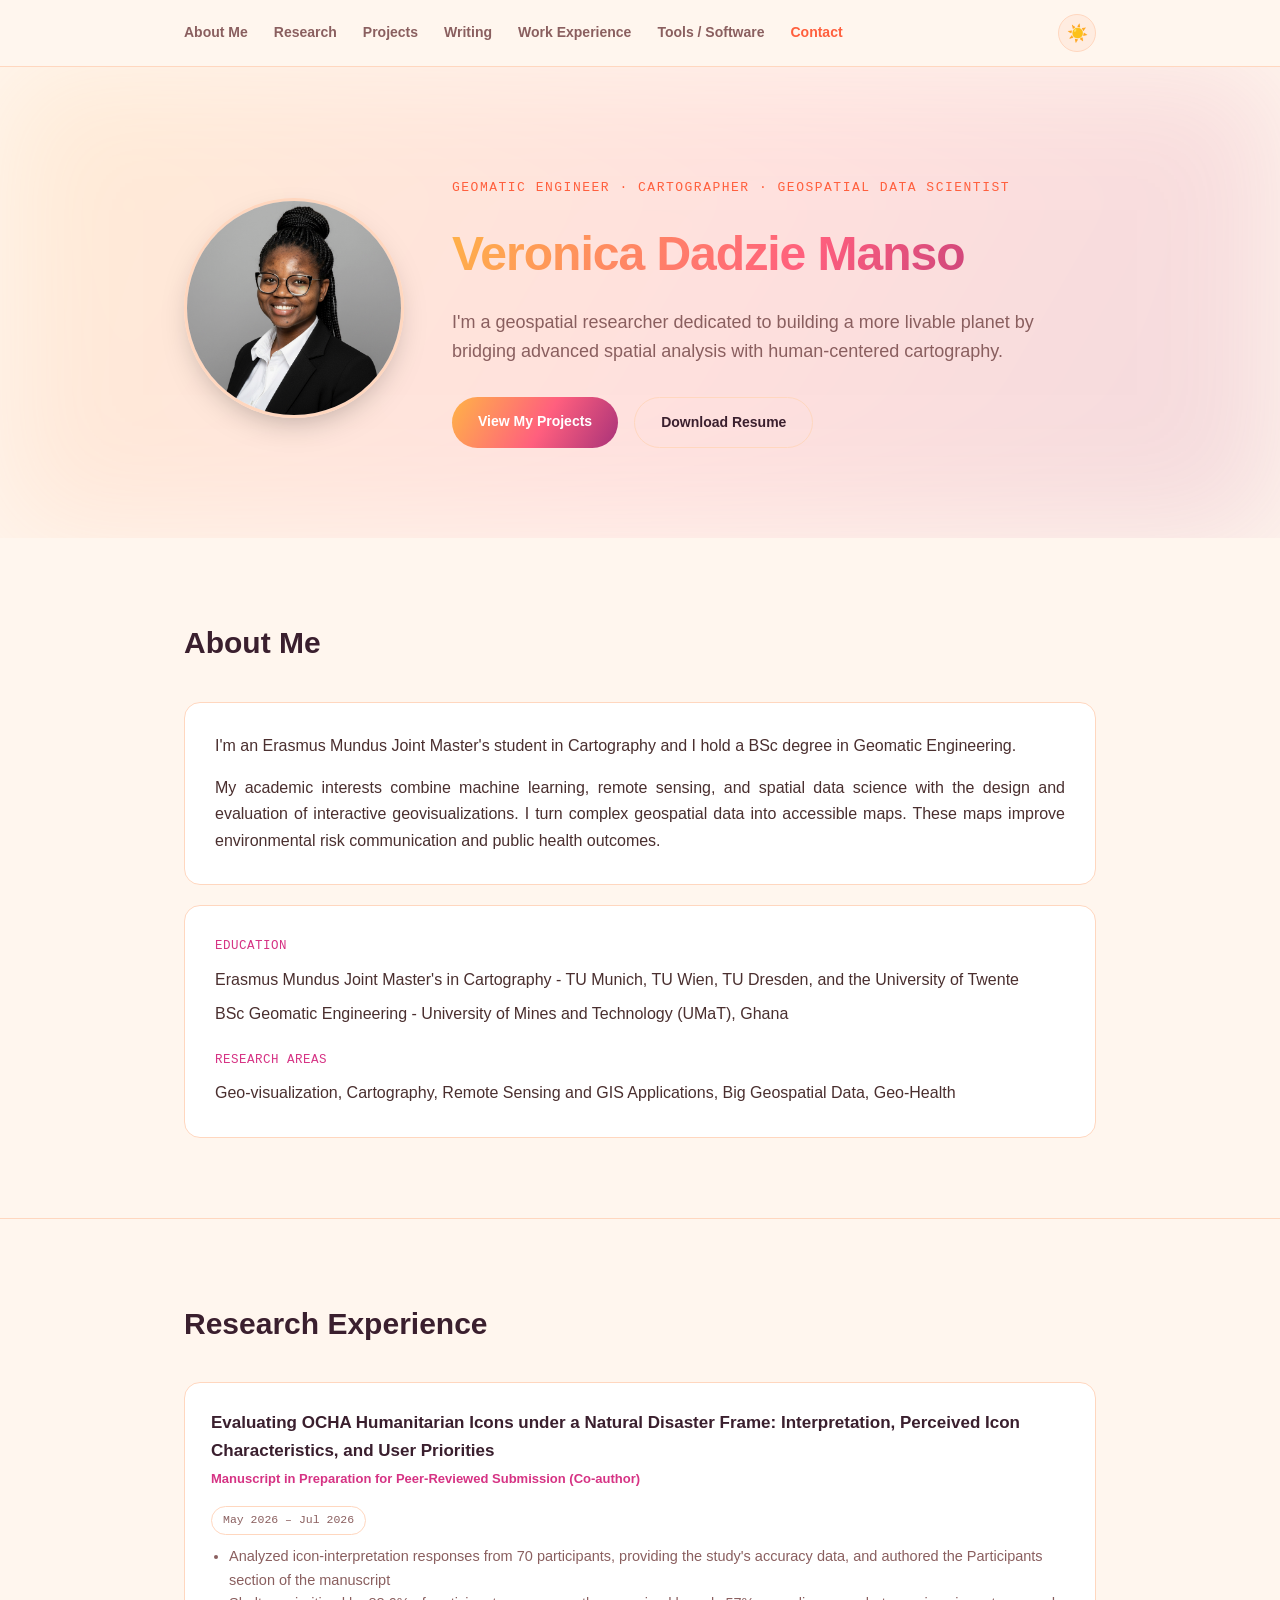
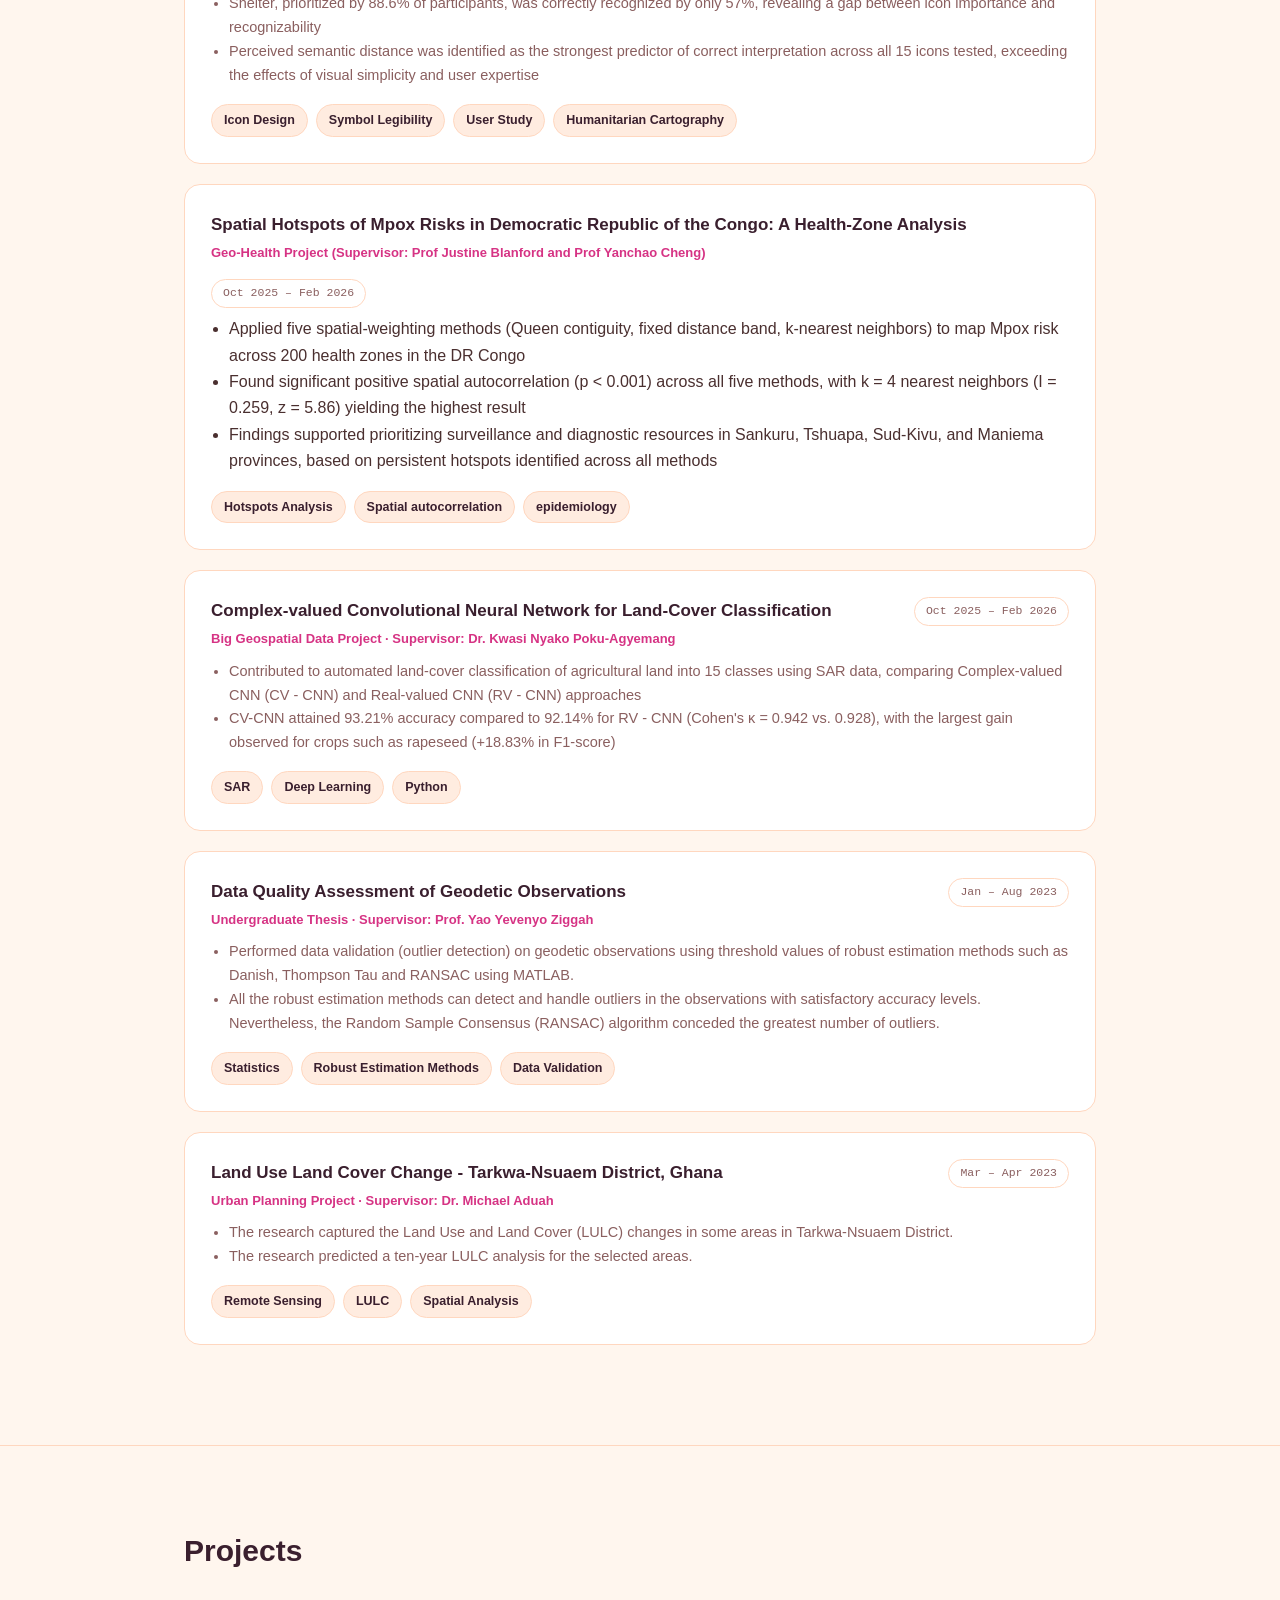
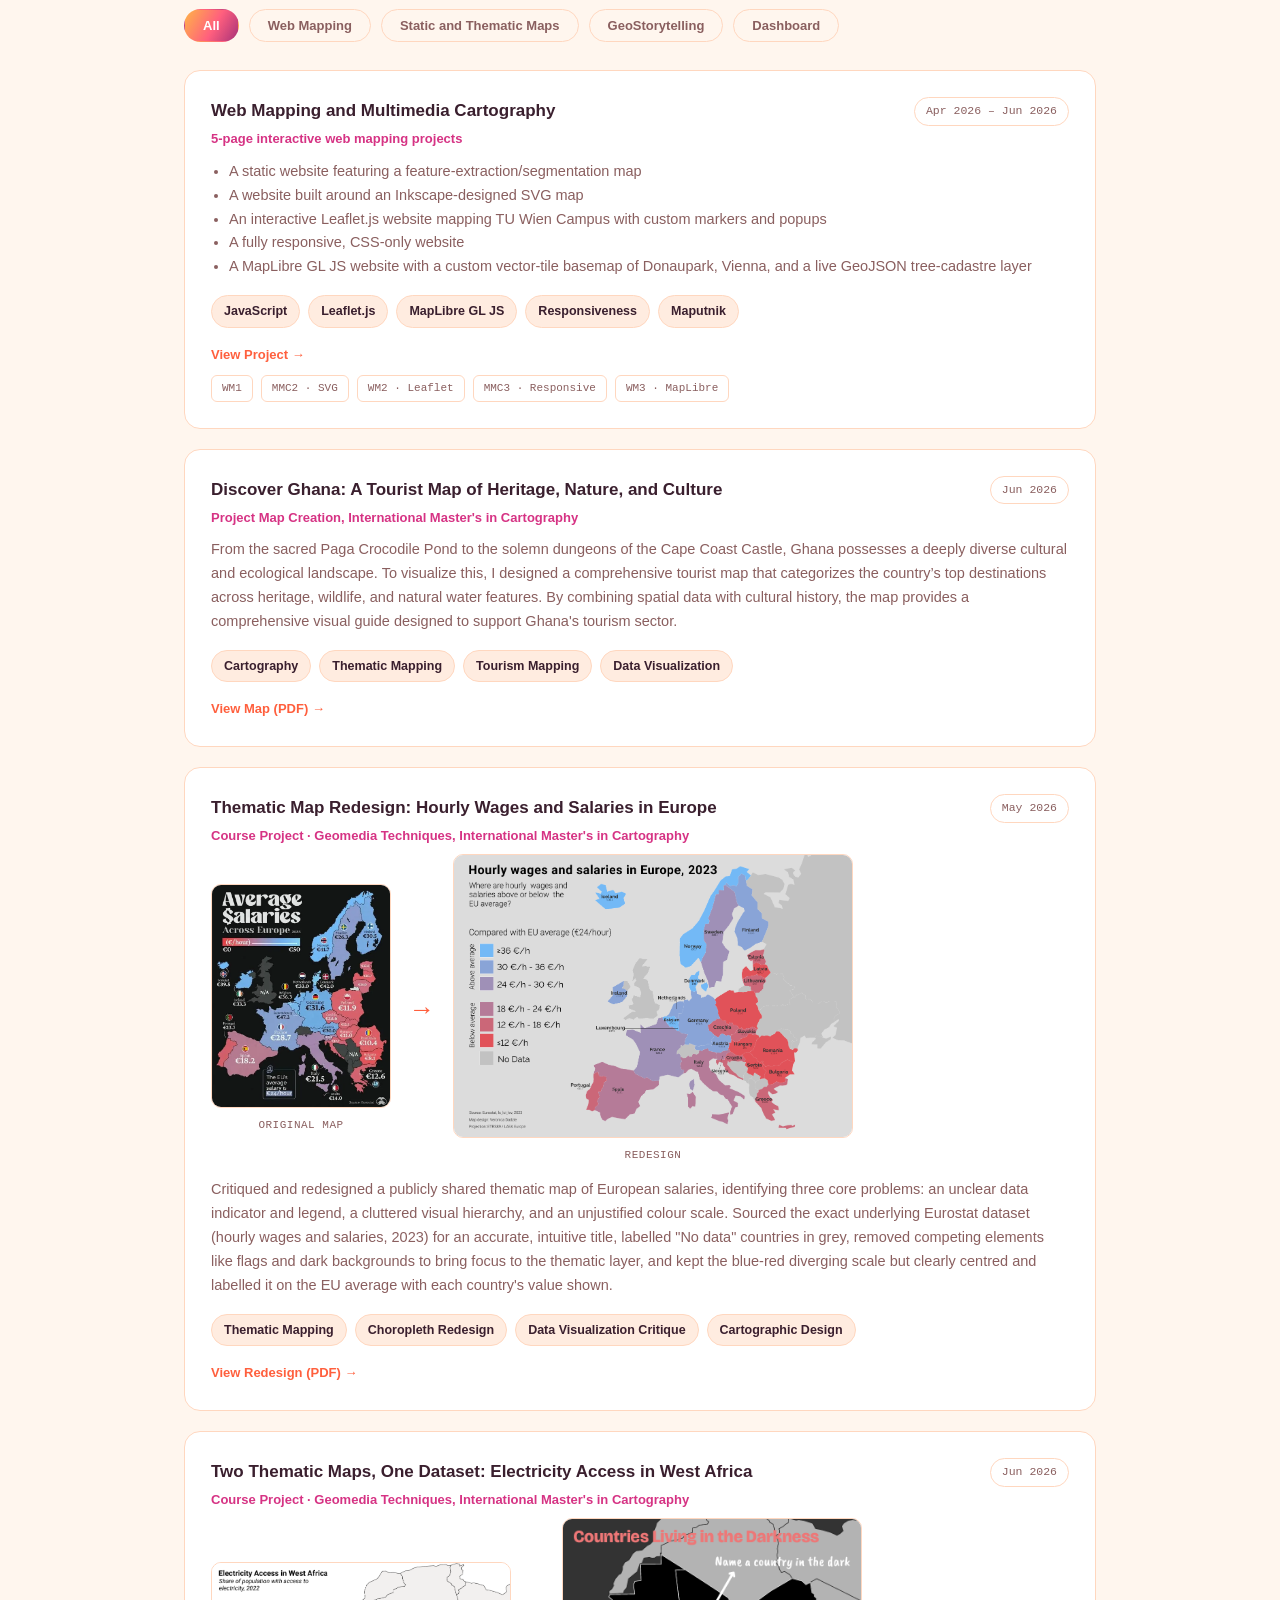
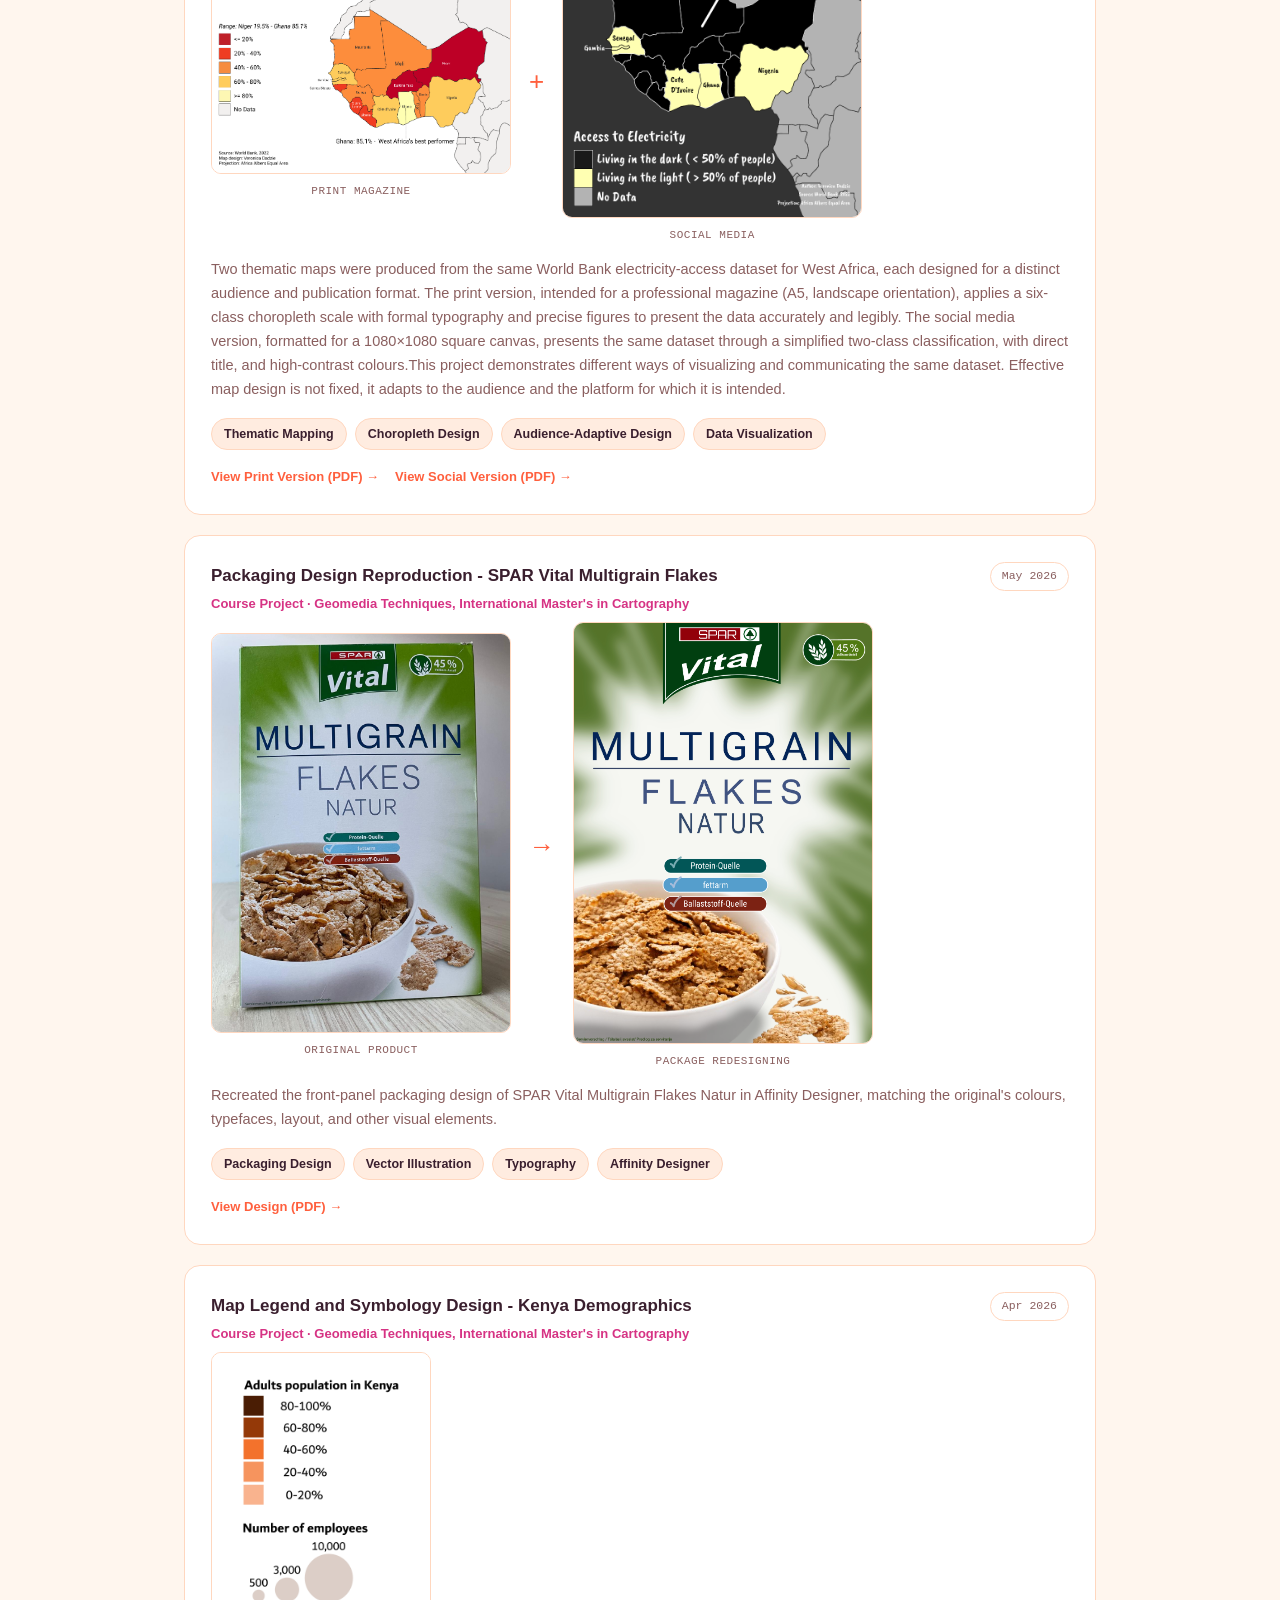
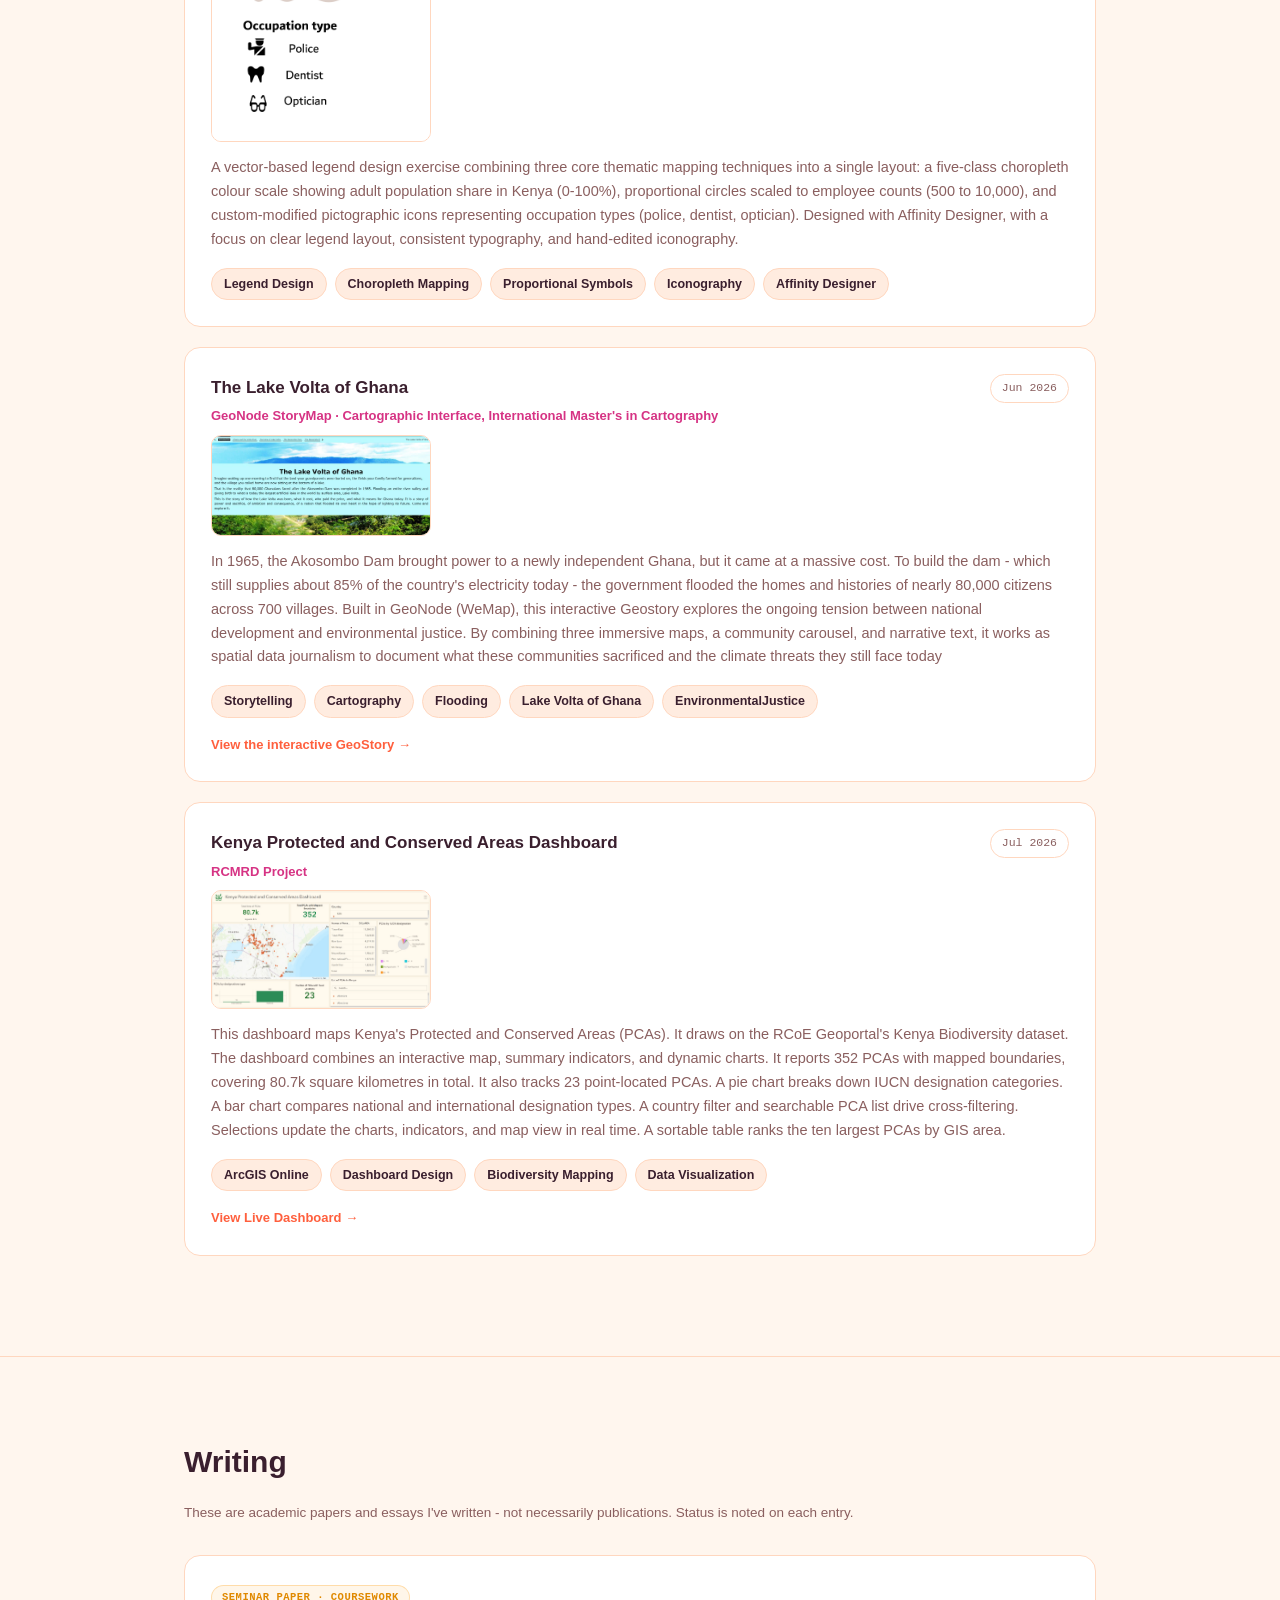
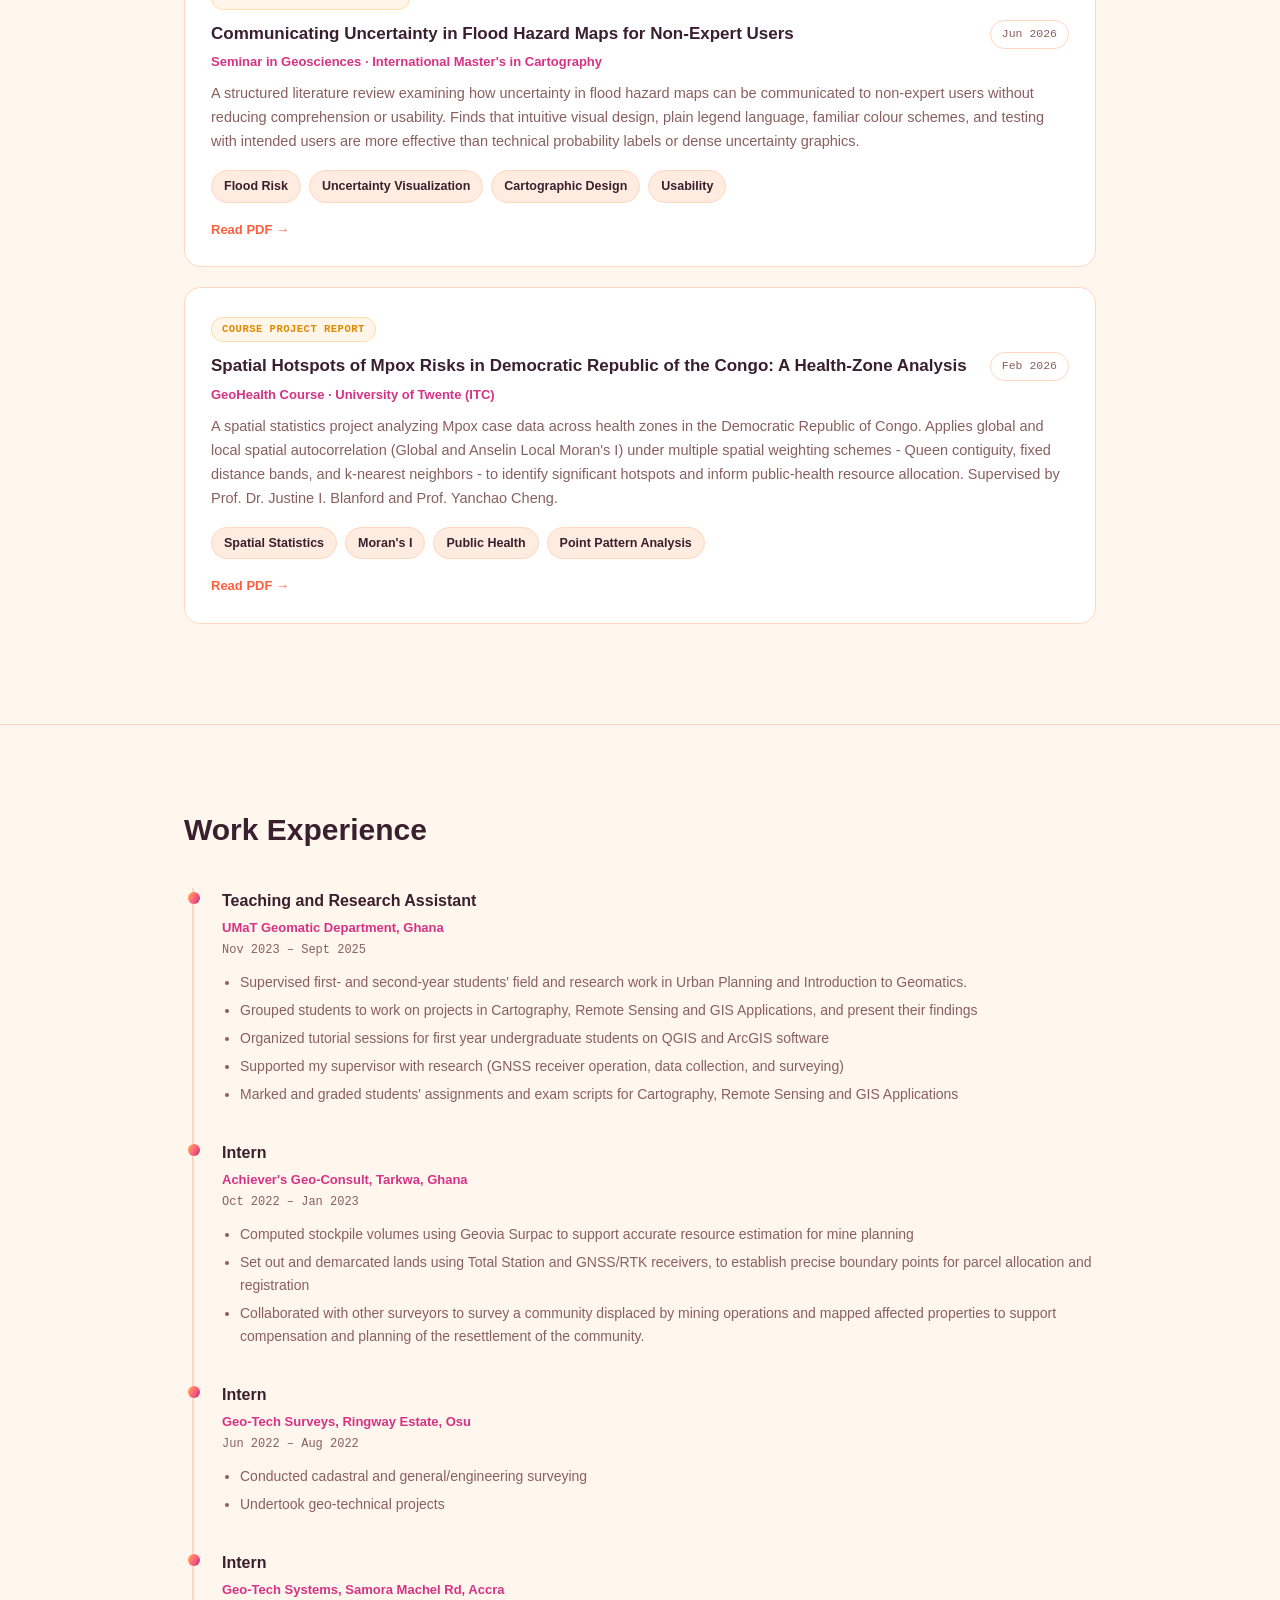
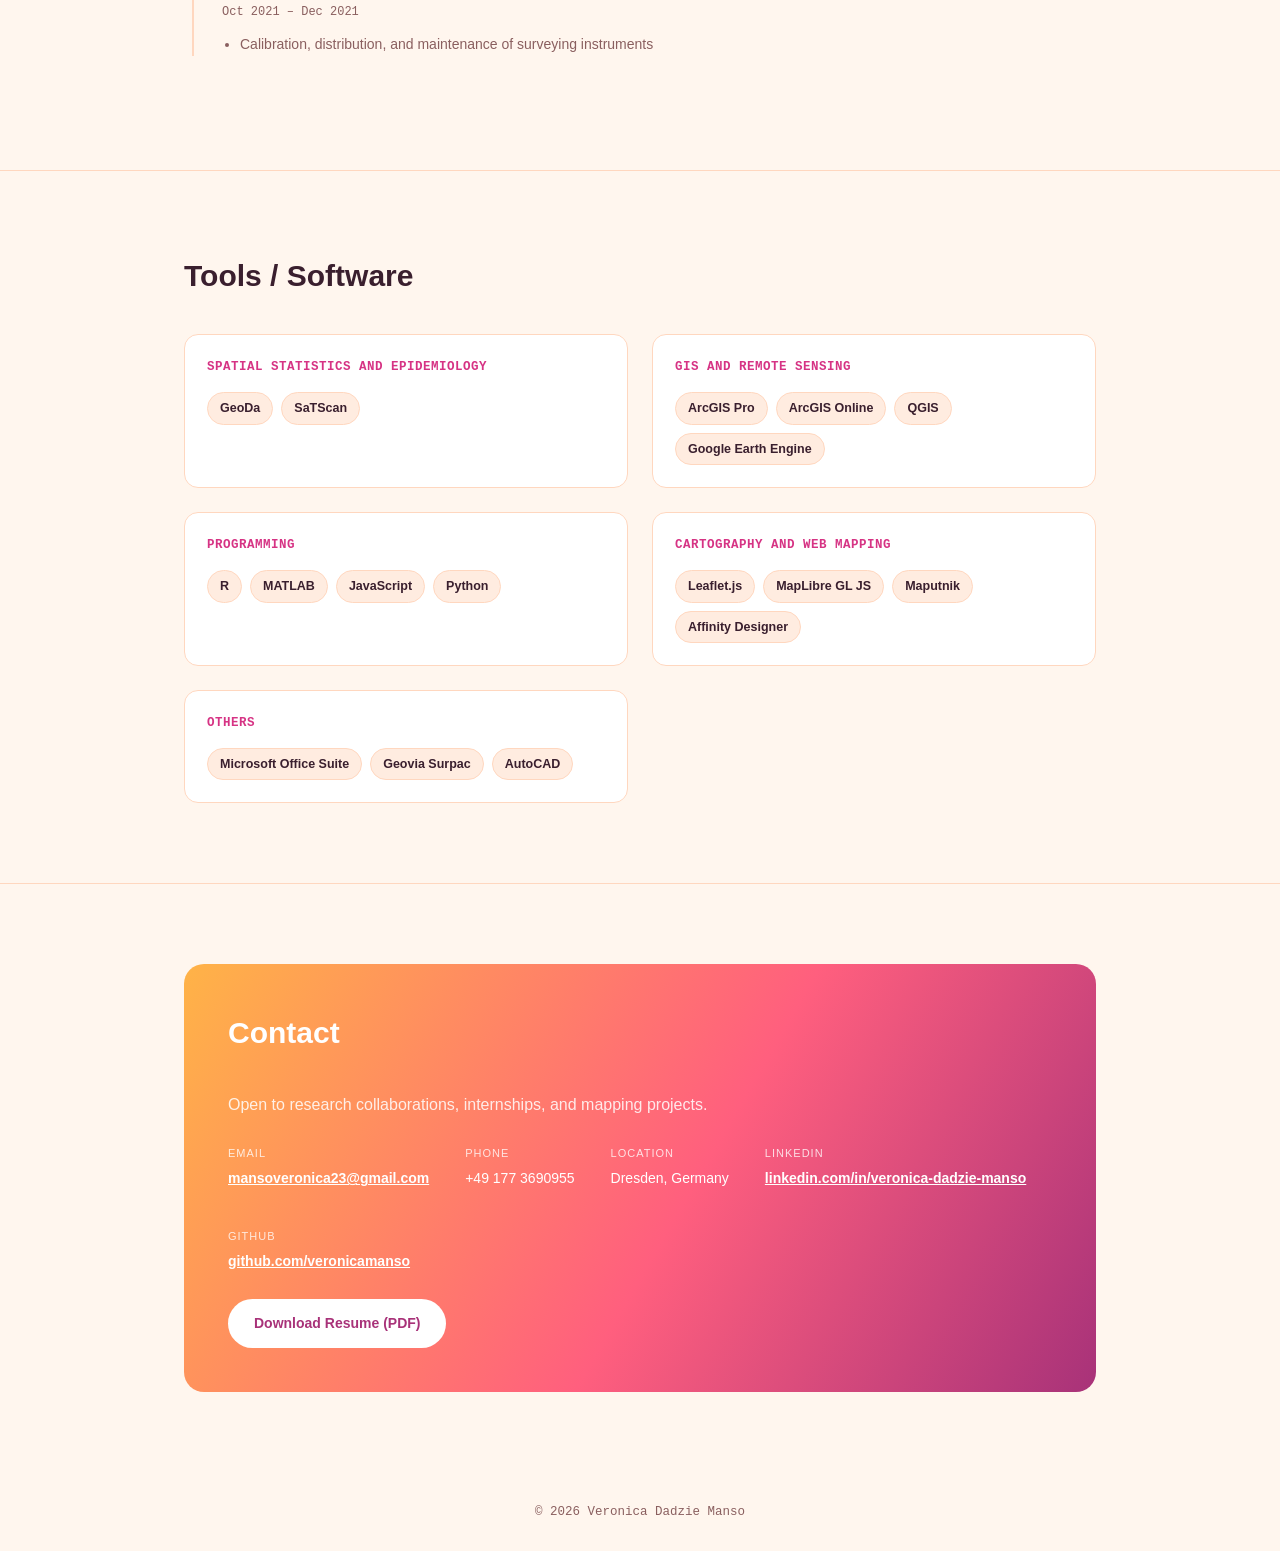
<file: index.html>
<!DOCTYPE html>
<html lang="en" data-theme="dark">
<head>
<meta charset="UTF-8">
<meta name="viewport" content="width=device-width, initial-scale=1.0">
<title>Veronica Dadzie Manso - Geomatic Engineer & Cartographer</title>
<meta name="description" content="Portfolio of Veronica Dadzie Manso - Geomatic Engineer and Cartographer.">
<meta property="og:title" content="Veronica Dadzie Manso - Geomatic Engineer & Cartographer">
<meta property="og:description" content="Interactive portfolio featuring cartography, web mapping, and geo-health research projects.">
<meta property="og:type" content="website">
<meta property="og:url" content="https://veronicamanso.github.io/portfolio/">
<style>
  :root{
    --sans:'Poppins','Segoe UI',-apple-system,BlinkMacSystemFont,Roboto,sans-serif;
    --mono:'JetBrains Mono','Fira Code',ui-monospace,SFMono-Regular,Consolas,monospace;
  }

  html[data-theme="dark"]{
    --bg:#1c0f1a;
    --bg-alt:#2a1522;
    --card:#2e1826;
    --border:#4a2438;
    --text:#f3e4dc;
    --text-dim:#c99a9a;
    --heading:#fff3ec;
    --accent:#ff7a52;
    --accent-2:#f4438b;
    --accent-3:#ffb64c;
    --grad:linear-gradient(120deg,#ff7a52 0%,#f4438b 55%,#7a3b8f 100%);
  }

  html[data-theme="light"]{
    --bg:#fff6ee;
    --bg-alt:#ffece0;
    --card:#ffffff;
    --border:#ffd7bf;
    --text:#4a2f2f;
    --text-dim:#8a5f5f;
    --heading:#3a1f2e;
    --accent:#ff5f3d;
    --accent-2:#d63384;
    --accent-3:#e08900;
    --grad:linear-gradient(120deg,#ffb347 0%,#ff5f7e 55%,#a83279 100%);
  }

  *{margin:0;padding:0;box-sizing:border-box;}
  html{scroll-behavior:smooth;}
  body{
    background:var(--bg);
    color:var(--text);
    font-family:var(--sans);
    line-height:1.65;
    transition:background .25s ease,color .25s ease;
  }
  a{color:var(--accent);text-decoration:none;}
  a:hover{text-decoration:underline;}
  .wrap{max-width:960px;margin:0 auto;padding:0 24px;}
  ::selection{background:var(--accent-2);color:#fff;}

  nav{
    position:sticky;top:0;z-index:200;
    background:var(--bg);
    border-bottom:1px solid var(--border);
  }
  nav .wrap{display:flex;align-items:center;justify-content:space-between;gap:48px;padding-top:14px;padding-bottom:14px;}
  .navlinks{display:flex;align-items:center;gap:26px;}
  .navlinks a{
    color:var(--text-dim);font-family:var(--sans);font-size:14px;font-weight:600;white-space:nowrap;
  }
  .navlinks a:hover{color:var(--accent);text-decoration:none;}
  .navlinks a.active{color:var(--accent);}

  .theme-toggle{
    display:inline-flex;align-items:center;justify-content:center;
    width:38px;height:38px;border-radius:50%;
    border:1px solid var(--border);background:var(--bg-alt);color:var(--heading);
    cursor:pointer;font-size:17px;transition:transform .2s ease,border-color .2s ease;
  }
  .theme-toggle:hover{border-color:var(--accent);transform:rotate(15deg);}

  #navToggle{
    display:none;background:none;border:1px solid var(--border);color:var(--heading);
    border-radius:6px;padding:7px 10px;font-size:18px;cursor:pointer;line-height:1;
  }
  .nav-right{display:flex;align-items:center;gap:14px;}

  .hero{
    padding:110px 0 90px;position:relative;overflow:hidden;
  }
  .hero::before{
    content:"";position:absolute;inset:0;z-index:-1;opacity:.14;
    background:var(--grad);filter:blur(60px);
  }
  .hero-inner{display:flex;align-items:center;justify-content:space-between;gap:48px;flex-wrap:wrap;}
  .hero-text{flex:1 1 420px;min-width:280px;}
  .hero-photo-wrap{flex:0 0 auto;}
  .hero-photo{
    width:220px;height:220px;border-radius:50%;object-fit:cover;
    border:3px solid var(--border);box-shadow:0 12px 34px -14px rgba(0,0,0,0.35);
  }
  @media (max-width:760px){
    .hero-inner{flex-direction:column;text-align:center;}
    .hero-photo{width:150px;height:150px;}
    .btn-row{justify-content:center;}
  }
  .eyebrow{
    font-family:var(--mono);color:var(--accent);font-size:13px;
    letter-spacing:1.5px;margin-bottom:16px;text-transform:uppercase;
  }
  h1.name{
    font-size:48px;font-weight:800;letter-spacing:-1px;margin-bottom:14px;
    background:var(--grad);-webkit-background-clip:text;background-clip:text;color:transparent;
  }
  .tagline{font-size:18px;color:var(--text-dim);max-width:620px;margin-bottom:30px;}
  .btn-row{display:flex;gap:16px;flex-wrap:wrap;}
  .btn{
    display:inline-block;padding:13px 26px;border-radius:30px;font-weight:700;font-size:14px;
    border:none;color:#fff;background:var(--grad);transition:transform .15s ease,box-shadow .15s ease;
  }
  .btn:hover{transform:translateY(-2px);box-shadow:0 8px 22px -8px var(--accent-2);text-decoration:none;}
  .btn.secondary{
    background:transparent;border:1.5px solid var(--border);color:var(--heading);
  }
  .btn.secondary:hover{border-color:var(--accent);color:var(--accent);box-shadow:none;}

  section{padding:80px 0;border-bottom:1px solid var(--border);}
  section:last-of-type{border-bottom:none;}
  h2{font-size:30px;font-weight:800;color:var(--heading);margin-bottom:34px;}

  p.lead{color:var(--text-dim);max-width:680px;font-size:16px;}

  .about-grid{display:grid;grid-template-columns:1fr;gap:20px;}
  .about-card{
    background:var(--card);border:1px solid var(--border);border-radius:16px;padding:30px;
  }
  .about-card p.lead{max-width:none;text-align:justify;}
  .edu-label{
    font-family:var(--mono);font-size:12.5px;color:var(--accent-2);letter-spacing:0.5px;
    text-transform:uppercase;margin-bottom:10px;margin-top:22px;
  }
  .edu-label:first-child{margin-top:0;}

  .skill-groups{display:grid;grid-template-columns:1fr 1fr;gap:24px;}
  .skill-group{
    background:var(--card);border:1px solid var(--border);border-radius:14px;padding:22px;
  }
  .skill-group h3{
    font-family:var(--mono);font-size:12.5px;color:var(--accent-2);margin-bottom:14px;
    letter-spacing:0.5px;text-transform:uppercase;
  }
  .tags{display:flex;gap:8px;flex-wrap:wrap;}
  .tag{
    font-size:12.5px;font-weight:600;color:var(--heading);
    background:var(--bg-alt);border:1px solid var(--border);
    padding:5px 12px;border-radius:20px;
  }

  .filter-row{display:flex;gap:10px;margin-bottom:28px;flex-wrap:wrap;}
  .filter-btn{
    font-size:13px;font-weight:700;padding:8px 18px;border-radius:20px;cursor:pointer;
    border:1.5px solid var(--border);background:transparent;color:var(--text-dim);
  }
  .filter-btn.active{background:var(--grad);color:#fff;border-color:transparent;}
  .card{
    background:var(--card);border:1px solid var(--border);border-radius:16px;
    padding:26px;margin-bottom:20px;transition:transform .15s ease,border-color .15s ease;
  }
  .card:hover{transform:translateY(-3px);border-color:var(--accent);}
  .card-top{display:flex;justify-content:space-between;align-items:flex-start;gap:16px;flex-wrap:wrap;margin-bottom:8px;}
  .card-title{color:var(--heading);font-weight:700;font-size:17px;}
  .card-sub{color:var(--accent-2);font-size:13px;font-weight:600;margin-top:3px;}
  .card-date{
    font-family:var(--mono);font-size:11.5px;color:var(--text-dim);white-space:nowrap;
    border:1px solid var(--border);padding:4px 11px;border-radius:20px;
  }
  .card-desc{color:var(--text-dim);font-size:14.5px;margin-top:10px;}
  .card .tags{margin-top:16px;}
  .card-links{display:flex;gap:16px;margin-top:16px;flex-wrap:wrap;}
  .card-link{font-weight:700;font-size:13px;color:var(--accent);}
  .card-link:hover{color:var(--accent-2);}
  .page-list{display:flex;gap:8px;flex-wrap:wrap;margin-top:10px;}
  .page-pill{
    font-family:var(--mono);font-size:11px;color:var(--text-dim);
    border:1px solid var(--border);padding:3px 10px;border-radius:6px;
  }
  .page-pill:hover{color:var(--accent-2);border-color:var(--accent-2);text-decoration:none;}
  .card-thumb{max-width:220px;width:100%;border-radius:10px;border:1px solid var(--border);margin-bottom:14px;display:block;}
  .compare-row{display:flex;align-items:center;gap:18px;margin-bottom:14px;flex-wrap:wrap;}
  .compare-item{display:flex;flex-direction:column;align-items:center;gap:8px;}
  .compare-item .card-thumb{margin-bottom:0;max-width:300px;}
  .compare-item.thumb-small .card-thumb{max-width:180px;}
  .compare-item.thumb-large .card-thumb{max-width:400px;}
  .compare-label{font-family:var(--mono);font-size:11px;color:var(--text-dim);text-transform:uppercase;letter-spacing:0.5px;}
  .compare-arrow{font-size:26px;color:var(--accent);flex-shrink:0;}

  .status-badge{
    display:inline-block;font-family:var(--mono);font-size:10.5px;font-weight:700;
    text-transform:uppercase;letter-spacing:0.5px;color:var(--accent-3);
    background:rgba(255,182,76,0.12);border:1px solid rgba(255,182,76,0.4);
    padding:3px 10px;border-radius:20px;margin-bottom:10px;
  }
  .section-note{color:var(--text-dim);font-size:13.5px;max-width:680px;margin:-18px 0 30px;}

  .timeline{border-left:2px solid var(--border);padding-left:28px;margin-left:8px;}
  .tl-item{position:relative;margin-bottom:34px;}
  .tl-item::before{
    content:"";position:absolute;left:-34px;top:4px;width:12px;height:12px;
    border-radius:50%;background:var(--grad);
  }
  .tl-role{color:var(--heading);font-weight:700;font-size:16px;}
  .tl-org{color:var(--accent-2);font-size:13px;font-weight:600;margin-top:2px;}
  .tl-date{font-family:var(--mono);font-size:12px;color:var(--text-dim);margin-top:3px;margin-bottom:10px;}
  .tl-item ul{margin-left:18px;color:var(--text-dim);font-size:14px;}
  .tl-item ul li{margin-bottom:5px;}

  .contact-card{
    background:var(--grad);border-radius:20px;padding:44px;color:#fff;
  }
  .contact-card h2{color:#fff;}
  .contact-card p.lead{color:rgba(255,255,255,0.85);}
  .contact-grid{display:flex;gap:36px;flex-wrap:wrap;margin-top:26px;}
  .contact-item{font-size:14px;}
  .contact-item .label{font-size:11px;text-transform:uppercase;letter-spacing:1px;opacity:.8;display:block;margin-bottom:5px;}
  .contact-item a{color:#fff;font-weight:700;text-decoration:underline;}
  .contact-card .btn{background:#fff;color:#a83279;margin-top:26px;}
  .contact-card .btn:hover{box-shadow:0 8px 22px -8px rgba(0,0,0,0.35);}

  footer.site-footer{padding:30px 0;text-align:center;}
  .foot-note{color:var(--text-dim);font-size:12.5px;font-family:var(--mono);}

  @media (max-width:760px){
    .navlinks{
      display:none;position:absolute;top:64px;left:0;right:0;flex-direction:column;
      background:var(--bg);padding:18px 24px;border-bottom:1px solid var(--border);gap:16px;
    }
    .navlinks.open{display:flex;}
    #navToggle{display:inline-block;}
    h1.name{font-size:36px;}
    .skill-groups{grid-template-columns:1fr;}
    .card-date{white-space:normal;}
  }
</style>
</head>
<body>

<nav>
  <div class="wrap">
    <div class="navlinks" id="navlinks">
      <a href="#about">About Me</a>
      <a href="#research">Research</a>
      <a href="#projects">Projects</a>
      <a href="#writing">Writing</a>
      <a href="#experience">Work Experience</a>
      <a href="#skills">Tools / Software</a>
      <a href="#contact">Contact</a>
    </div>
    <div class="nav-right">
      <button class="theme-toggle" id="themeToggle" aria-label="Toggle dark/light mode">🌙</button>
      <button id="navToggle" onclick="document.getElementById('navlinks').classList.toggle('open')" aria-label="Toggle menu">☰</button>
    </div>
  </div>
</nav>

<header class="hero" id="hero">
  <div class="wrap">
    <div class="hero-inner">
      <div class="hero-photo-wrap">
        <img class="hero-photo" src="images/veronica-headshot.jpg" alt="Veronica Dadzie Manso">
      </div>
      <div class="hero-text">
        <div class="eyebrow">Geomatic Engineer · Cartographer · Geospatial Data Scientist</div>
        <h1 class="name">Veronica Dadzie Manso</h1>
        <p class="tagline">
          I'm a geospatial researcher dedicated to building a more livable planet by bridging advanced spatial
          analysis with human-centered cartography.
        </p>
        <div class="btn-row">
          <a class="btn" href="#projects">View My Projects</a>
          <a class="btn secondary" href="CV, Veronica Dadzie Manso.pdf" download>Download Resume</a>
        </div>
      </div>
    </div>
  </div>
</header>

<section id="about">
  <div class="wrap">
    <h2>About Me</h2>
    <div class="about-grid">
      <div class="about-card">
        <p class="lead" style="color:var(--text);">
          I'm an Erasmus Mundus Joint Master's student in Cartography and I hold a BSc degree in Geomatic Engineering.
        </p>
        <p class="lead" style="color:var(--text);margin-top:16px;">
          My academic interests combine machine learning, remote sensing, and spatial data science with the
          design and evaluation of interactive geovisualizations. I turn complex geospatial data into accessible
          maps. These maps improve environmental risk communication and public health outcomes.
        </p>
      </div>
      <div class="about-card">
        <div class="edu-label">Education</div>
        <p class="lead" style="color:var(--text);">Erasmus Mundus Joint Master's in Cartography - TU Munich, TU Wien, TU Dresden, and the University of Twente</p>
        <p class="lead" style="color:var(--text);margin-top:8px;">BSc Geomatic Engineering - University of Mines and Technology (UMaT), Ghana</p>
        <div class="edu-label">Research Areas</div>
        <p class="lead" style="color:var(--text);">Geo-visualization, Cartography, Remote Sensing and GIS Applications, Big Geospatial Data, Geo-Health</p>
      </div>
    </div>
  </div>
</section>

<section id="research">
  <div class="wrap">
    <h2>Research Experience</h2>

    <div class="card">
      <div class="card-top">
        <div>
          <div class="card-title">Evaluating OCHA Humanitarian Icons under a Natural Disaster Frame: Interpretation, Perceived Icon Characteristics, and User Priorities</div>
          <div class="card-sub">Manuscript in Preparation for Peer-Reviewed Submission (Co-author)</div>
        </div>
        <div class="card-date">May 2026 – Jul 2026</div>
      </div>
      <div class="card-desc">
        <ul style="padding-left:18px;">
          <li>Analyzed icon-interpretation responses from 70 participants, providing the study's accuracy data, and authored the Participants section of the manuscript</li>
          <li>Shelter, prioritized by 88.6% of participants, was correctly recognized by only 57%, revealing a gap between icon importance and recognizability</li>
          <li>Perceived semantic distance was identified as the strongest predictor of correct interpretation across all 15 icons tested, exceeding the effects of visual simplicity and user expertise</li>
        </ul>
      </div>
      <div class="tags"><span class="tag">Icon Design</span><span class="tag">Symbol Legibility</span><span class="tag">User Study</span><span class="tag">Humanitarian Cartography</span></div>
    </div>

    <div class="card">
      <div class="card-top">
        <div>
          <div class="card-title">Spatial Hotspots of Mpox Risks in Democratic Republic of the Congo: A Health-Zone Analysis</div>
          <div class="card-sub">Geo-Health Project (Supervisor: Prof Justine Blanford and Prof Yanchao Cheng)</div>
        </div>
        <div class="card-date">Oct 2025 – Feb 2026</div>
      </div>
      <ul style="padding-left:18px;">
        <li>Applied five spatial-weighting methods (Queen contiguity, fixed distance band, k-nearest neighbors) to map Mpox risk across 200 health zones in the DR Congo</li>
        <li>Found significant positive spatial autocorrelation (p &lt; 0.001) across all five methods, with k = 4 nearest neighbors (I = 0.259, z = 5.86) yielding the highest result</li>
        <li>Findings supported prioritizing surveillance and diagnostic resources in Sankuru, Tshuapa, Sud-Kivu, and Maniema provinces, based on persistent hotspots identified across all methods</li>
      </ul>
      <div class="tags"><span class="tag">Hotspots Analysis</span><span class="tag">Spatial autocorrelation</span><span class="tag">epidemiology</span></div>
    </div>

    <div class="card">
      <div class="card-top">
        <div>
          <div class="card-title">Complex-valued Convolutional Neural Network for Land-Cover Classification</div>
          <div class="card-sub">Big Geospatial Data Project · Supervisor: Dr. Kwasi Nyako Poku-Agyemang</div>
        </div>
        <div class="card-date">Oct 2025 – Feb 2026</div>
      </div>
      <div class="card-desc">
        <ul style="padding-left:18px;">
          <li>Contributed to automated land-cover classification of agricultural land into 15 classes using SAR data, comparing Complex-valued CNN (CV - CNN) and Real-valued CNN (RV - CNN) approaches</li>
          <li>CV-CNN attained 93.21% accuracy compared to 92.14% for RV - CNN (Cohen's κ = 0.942 vs. 0.928), with the largest gain observed for crops such as rapeseed (+18.83% in F1-score)</li>
        </ul>
      </div>
      <div class="tags"><span class="tag">SAR</span><span class="tag">Deep Learning</span><span class="tag">Python</span></div>
    </div>

    <div class="card">
      <div class="card-top">
        <div>
          <div class="card-title">Data Quality Assessment of Geodetic Observations</div>
          <div class="card-sub">Undergraduate Thesis · Supervisor: Prof. Yao Yevenyo Ziggah</div>
        </div>
        <div class="card-date">Jan – Aug 2023</div>
      </div>
      <div class="card-desc">
        <ul style="padding-left:18px;">
          <li>Performed data validation (outlier detection) on geodetic observations using threshold values of robust estimation methods such as Danish, Thompson Tau and RANSAC using MATLAB.</li>
          <li>All the robust estimation methods can detect and handle outliers in the observations with satisfactory accuracy levels. Nevertheless, the Random Sample Consensus (RANSAC) algorithm conceded the greatest number of outliers.</li>
        </ul>
      </div>
      <div class="tags"><span class="tag">Statistics</span><span class="tag">Robust Estimation Methods</span><span class="tag">Data Validation</span></div>
    </div>

    <div class="card">
      <div class="card-top">
        <div>
          <div class="card-title">Land Use Land Cover Change - Tarkwa-Nsuaem District, Ghana</div>
          <div class="card-sub">Urban Planning Project · Supervisor: Dr. Michael Aduah</div>
        </div>
        <div class="card-date">Mar – Apr 2023</div>
      </div>
      <div class="card-desc">
        <ul style="padding-left:18px;">
          <li>The research captured the Land Use and Land Cover (LULC) changes in some areas in Tarkwa-Nsuaem District.</li>
          <li>The research predicted a ten-year LULC analysis for the selected areas.</li>
        </ul>
      </div>
      <div class="tags"><span class="tag">Remote Sensing</span><span class="tag">LULC</span><span class="tag">Spatial Analysis</span></div>
    </div>
  </div>
</section>

<section id="projects">
  <div class="wrap">
    <h2>Projects</h2>

    <div class="filter-row">
      <button class="filter-btn active" data-filter="all">All</button>
      <button class="filter-btn" data-filter="software">Web Mapping</button>
      <button class="filter-btn" data-filter="design">Static and Thematic Maps</button>
      <button class="filter-btn" data-filter="storymap">GeoStorytelling</button>
      <button class="filter-btn" data-filter="dashboard">Dashboard</button>
    </div>

    <div class="card" data-cat="software">
      <div class="card-top">
        <div>
          <div class="card-title">Web Mapping and Multimedia Cartography</div>
          <div class="card-sub">5-page interactive web mapping projects</div>
        </div>
        <div class="card-date">Apr 2026 – Jun 2026</div>
      </div>
      <div class="card-desc">
        <ul style="padding-left:18px;">
          <li>A static website featuring a feature-extraction/segmentation map</li>
          <li>A website built around an Inkscape-designed SVG map</li>
          <li>An interactive Leaflet.js website mapping TU Wien Campus with custom markers and popups</li>
          <li>A fully responsive, CSS-only website</li>
          <li>A MapLibre GL JS website with a custom vector-tile basemap of Donaupark, Vienna, and a live GeoJSON tree-cadastre layer</li>
        </ul>
      </div>
      <div class="tags">
        <span class="tag">JavaScript</span><span class="tag">Leaflet.js</span><span class="tag">MapLibre GL JS</span>
        <span class="tag">Responsiveness</span><span class="tag">Maputnik</span>
      </div>
      <div class="card-links"><a class="card-link" href="projects/webmapping/index.html">View Project →</a></div>
      <div class="page-list">
        <a class="page-pill" href="projects/webmapping/index.html">WM1</a>
        <a class="page-pill" href="projects/webmapping/mmc2.html">MMC2 · SVG</a>
        <a class="page-pill" href="projects/webmapping/wm2.html">WM2 · Leaflet</a>
        <a class="page-pill" href="projects/webmapping/mmc3.html">MMC3 · Responsive</a>
        <a class="page-pill" href="projects/webmapping/wm3.html">WM3 · MapLibre</a>
      </div>
    </div>

    <div class="card" data-cat="design">
      <div class="card-top">
        <div>
          <div class="card-title">Discover Ghana: A Tourist Map of Heritage, Nature, and Culture</div>
          <div class="card-sub">Project Map Creation, International Master's in Cartography</div>
        </div>
        <div class="card-date">Jun 2026</div>
      </div>
      <div class="card-desc">
        From the sacred Paga Crocodile Pond to the solemn dungeons of the Cape Coast Castle, Ghana possesses a deeply diverse cultural and ecological landscape. To visualize this, I designed a comprehensive tourist map that categorizes the country’s top destinations across heritage, wildlife, and natural water features. By combining spatial data with cultural history, the map provides a comprehensive visual guide designed to support Ghana's tourism sector.
      </div>
      <div class="tags"><span class="tag">Cartography</span><span class="tag">Thematic Mapping</span><span class="tag">Tourism Mapping</span><span class="tag">Data Visualization</span></div>
      <div class="card-links"><a class="card-link" href="projects/map-design/Ghana_Tourist_Map.pdf" target="_blank">View Map (PDF) →</a></div>
    </div>

    <div class="card" data-cat="design">
      <div class="card-top">
        <div>
          <div class="card-title">Thematic Map Redesign: Hourly Wages and Salaries in Europe</div>
          <div class="card-sub">Course Project · Geomedia Techniques, International Master's in Cartography</div>
        </div>
        <div class="card-date">May 2026</div>
      </div>
      <div class="compare-row">
        <div class="compare-item thumb-small">
          <img class="card-thumb" src="projects/map-design/Salary_Map_Original.png" alt="Original average salaries in Europe map with design problems">
          <span class="compare-label">Original Map</span>
        </div>
        <div class="compare-arrow">→</div>
        <div class="compare-item thumb-large">
          <img class="card-thumb" src="projects/map-design/Salary_Map_Redesign.png" alt="Redesigned hourly wages and salaries in Europe map">
          <span class="compare-label">Redesign</span>
        </div>
      </div>
      <div class="card-desc">
        Critiqued and redesigned a publicly shared thematic map of European salaries, identifying three core
        problems: an unclear data indicator and legend, a cluttered visual hierarchy, and an unjustified colour
        scale. Sourced the exact underlying Eurostat dataset (hourly wages and salaries, 2023) for an accurate,
        intuitive title, labelled "No data" countries in grey, removed competing elements like flags and dark
        backgrounds to bring focus to the thematic layer, and kept the blue-red diverging scale but clearly
        centred and labelled it on the EU average with each country's value shown.
      </div>
      <div class="tags"><span class="tag">Thematic Mapping</span><span class="tag">Choropleth Redesign</span><span class="tag">Data Visualization Critique</span><span class="tag">Cartographic Design</span></div>
      <div class="card-links"><a class="card-link" href="projects/map-design/Salary_Map_Redesign.pdf" target="_blank">View Redesign (PDF) →</a></div>
    </div>

    <div class="card" data-cat="design">
      <div class="card-top">
        <div>
          <div class="card-title">Two Thematic Maps, One Dataset: Electricity Access in West Africa</div>
          <div class="card-sub">Course Project · Geomedia Techniques, International Master's in Cartography</div>
        </div>
        <div class="card-date">Jun 2026</div>
      </div>
      <div class="compare-row">
        <div class="compare-item">
          <img class="card-thumb" src="projects/map-design/WestAfrica_Electricity_Magazine.png" alt="Electricity access in West Africa map designed for print magazine">
          <span class="compare-label">Print Magazine</span>
        </div>
        <div class="compare-arrow">+</div>
        <div class="compare-item">
          <img class="card-thumb" src="projects/map-design/WestAfrica_Electricity_Social.png" alt="Electricity access in West Africa map designed for viral social media">
          <span class="compare-label">Social Media</span>
        </div>
      </div>
      <div class="card-desc">
        Two thematic maps were produced from the same World Bank electricity-access dataset for West Africa, each
        designed for a distinct audience and publication format. The print version, intended for a professional
        magazine (A5, landscape orientation), applies a six-class choropleth scale with formal typography and
        precise figures to present the data accurately and legibly. The social media version, formatted for a
        1080×1080 square canvas, presents the same dataset through a simplified two-class classification, with direct
        title, and high-contrast colours.This project demonstrates different ways of visualizing and communicating the
        same dataset. Effective map design is not fixed, it adapts to the audience and the platform for which it is intended.
      </div>
      <div class="tags"><span class="tag">Thematic Mapping</span><span class="tag">Choropleth Design</span><span class="tag">Audience-Adaptive Design</span><span class="tag">Data Visualization</span></div>
      <div class="card-links">
        <a class="card-link" href="projects/map-design/WestAfrica_Electricity_Magazine.pdf" target="_blank">View Print Version (PDF) →</a>
        <a class="card-link" href="projects/map-design/WestAfrica_Electricity_Social.pdf" target="_blank">View Social Version (PDF) →</a>
      </div>
    </div>

    <div class="card" data-cat="design">
      <div class="card-top">
        <div>
          <div class="card-title">Packaging Design Reproduction - SPAR Vital Multigrain Flakes</div>
          <div class="card-sub">Course Project · Geomedia Techniques, International Master's in Cartography</div>
        </div>
        <div class="card-date">May 2026</div>
      </div>
      <div class="compare-row">
        <div class="compare-item">
          <img class="card-thumb" src="projects/map-design/Packaging_Original_Photo.png" alt="Photo of the original SPAR Vital Multigrain Flakes Natur packaging">
          <span class="compare-label">Original Product</span>
        </div>
        <div class="compare-arrow">→</div>
        <div class="compare-item">
          <img class="card-thumb" src="projects/map-design/Packaging_Reproduction.png" alt="Recreated front-panel packaging design for SPAR Vital Multigrain Flakes Natur">
          <span class="compare-label">Package Redesigning</span>
        </div>
      </div>
      <div class="card-desc">
        Recreated the front-panel packaging design of SPAR Vital Multigrain Flakes Natur in
        Affinity Designer, matching the original's colours, typefaces, layout, and other visual elements.
      </div>
      <div class="tags"><span class="tag">Packaging Design</span><span class="tag">Vector Illustration</span><span class="tag">Typography</span><span class="tag">Affinity Designer</span></div>
      <div class="card-links"><a class="card-link" href="projects/map-design/Packaging_Reproduction.pdf" target="_blank">View Design (PDF) →</a></div>
    </div>

    <div class="card" data-cat="design">
      <div class="card-top">
        <div>
          <div class="card-title">Map Legend and Symbology Design - Kenya Demographics</div>
          <div class="card-sub">Course Project · Geomedia Techniques, International Master's in Cartography</div>
        </div>
        <div class="card-date">Apr 2026</div>
      </div>
      <img class="card-thumb" src="projects/map-design/Legend_Design_Kenya.png" alt="Choropleth, proportional symbol, and icon legend design for Kenya demographics">
      <div class="card-desc">
        A vector-based legend design exercise combining three core thematic mapping techniques into a single
        layout: a five-class choropleth colour scale showing adult population share in Kenya (0-100%),
        proportional circles scaled to employee counts (500 to 10,000), and custom-modified pictographic icons
        representing occupation types (police, dentist, optician). Designed with Affinity Designer, with a
        focus on clear legend layout, consistent typography, and hand-edited iconography.
      </div>
      <div class="tags"><span class="tag">Legend Design</span><span class="tag">Choropleth Mapping</span><span class="tag">Proportional Symbols</span><span class="tag">Iconography</span><span class="tag">Affinity Designer</span></div>
    </div>

    <div class="card" data-cat="storymap">
      <div class="card-top">
        <div>
          <div class="card-title">The Lake Volta of Ghana</div>
          <div class="card-sub">GeoNode StoryMap · Cartographic Interface, International Master's in Cartography</div>
        </div>
        <div class="card-date">Jun 2026</div>
      </div>
      <img class="card-thumb" src="Story_Map/Storymap_Lake_Bosomtwe%20of%20Ghana.png" alt="The Lake Volta of Ghana storymap introduction">
      <div class="card-desc">
        In 1965, the Akosombo Dam brought power to a newly independent Ghana, but it came at a massive cost. To build the dam - which still supplies about 85% of the country's electricity today - the government flooded the homes and histories of nearly 80,000 citizens across 700 villages. Built in GeoNode (WeMap), this interactive Geostory explores the ongoing tension between national development and environmental justice. By combining three immersive maps, a community carousel, and narrative text, it works as spatial data journalism to document what these communities sacrificed and the climate threats they still face today
      </div>
      <div class="tags">
        <span class="tag">Storytelling</span><span class="tag">Cartography</span><span class="tag">Flooding</span>
        <span class="tag">Lake Volta of Ghana</span><span class="tag">EnvironmentalJustice</span>
      </div>
      <div class="card-links"><a class="card-link" href="https://jmnode.geocentive.at:7443/catalogue/uuid/ed5275c1-e5e0-48e6-8e2f-f4250c06f9cd" target="_blank" rel="noopener">View the interactive GeoStory →</a></div>
    </div>

    <div class="card" data-cat="dashboard">
      <div class="card-top">
        <div>
          <div class="card-title">Kenya Protected and Conserved Areas Dashboard</div>
          <div class="card-sub">RCMRD Project</div>
        </div>
        <div class="card-date">Jul 2026</div>
      </div>
      <img class="card-thumb" src="projects/webmapping/kenya-pca-dashboard-screenshot.png" alt="Kenya Protected and Conserved Areas Dashboard showing map, indicators, and charts">
      <div class="card-desc">
        This dashboard maps Kenya's Protected and Conserved Areas (PCAs).
        It draws on the RCoE Geoportal's Kenya Biodiversity dataset. The dashboard combines an interactive map,
        summary indicators, and dynamic charts. It reports 352 PCAs with mapped boundaries, covering 80.7k square
        kilometres in total. It also tracks 23 point-located PCAs. A pie chart breaks down IUCN designation
        categories. A bar chart compares national and international designation types. A country filter and
        searchable PCA list drive cross-filtering. Selections update the charts, indicators, and map view in real
        time. A sortable table ranks the ten largest PCAs by GIS area.
      </div>
      <div class="tags">
        <span class="tag">ArcGIS Online</span><span class="tag">Dashboard Design</span>
        <span class="tag">Biodiversity Mapping</span><span class="tag">Data Visualization</span>
      </div>
      <div class="card-links"><a class="card-link" href="https://www.arcgis.com/apps/dashboards/afea007813c140b5903a1815064a605f" target="_blank" rel="noopener">View Live Dashboard →</a></div>
    </div>

  </div>
</section>

<section id="writing">
  <div class="wrap">
    <h2>Writing</h2>
    <p class="section-note">
      These are academic papers and essays I've written - not necessarily publications. Status is noted on each entry.
    </p>

    <div class="card">
      <span class="status-badge">Seminar Paper · Coursework</span>
      <div class="card-top">
        <div>
          <div class="card-title">Communicating Uncertainty in Flood Hazard Maps for Non-Expert Users</div>
          <div class="card-sub">Seminar in Geosciences · International Master's in Cartography</div>
        </div>
        <div class="card-date">Jun 2026</div>
      </div>
      <div class="card-desc">
        A structured literature review examining how uncertainty in flood hazard maps can be communicated to
        non-expert users without reducing comprehension or usability. Finds that intuitive visual design, plain
        legend language, familiar colour schemes, and testing with intended users are more effective than
        technical probability labels or dense uncertainty graphics.
      </div>
      <div class="tags">
        <span class="tag">Flood Risk</span><span class="tag">Uncertainty Visualization</span>
        <span class="tag">Cartographic Design</span><span class="tag">Usability</span>
      </div>
      <div class="card-links"><a class="card-link" href="writing/Flood_Hazard_Communication.pdf" target="_blank">Read PDF →</a></div>
    </div>

    <div class="card">
      <span class="status-badge">Course Project Report</span>
      <div class="card-top">
        <div>
          <div class="card-title">Spatial Hotspots of Mpox Risks in Democratic Republic of the Congo: A Health-Zone Analysis</div>
          <div class="card-sub">GeoHealth Course · University of Twente (ITC)</div>
        </div>
        <div class="card-date">Feb 2026</div>
      </div>
      <div class="card-desc">
        A spatial statistics project analyzing Mpox case data across health zones in the Democratic Republic of
        Congo. Applies global and local spatial autocorrelation (Global and Anselin Local Moran's I) under
        multiple spatial weighting schemes - Queen contiguity, fixed distance bands, and k-nearest neighbors -
        to identify significant hotspots and inform public-health resource allocation. Supervised by Prof. Dr.
        Justine I. Blanford and Prof. Yanchao Cheng.
      </div>
      <div class="tags">
        <span class="tag">Spatial Statistics</span><span class="tag">Moran's I</span>
        <span class="tag">Public Health</span><span class="tag">Point Pattern Analysis</span>
      </div>
      <div class="card-links"><a class="card-link" href="writing/Mpox_GeoHealth_Report.pdf" target="_blank">Read PDF →</a></div>
    </div>
  </div>
</section>

<section id="experience">
  <div class="wrap">
    <h2>Work Experience</h2>
    <div class="timeline">
      <div class="tl-item">
        <div class="tl-role">Teaching and Research Assistant</div>
        <div class="tl-org">UMaT Geomatic Department, Ghana</div>
        <div class="tl-date">Nov 2023 – Sept 2025</div>
        <ul>
          <li>Supervised first- and second-year students' field and research work in Urban Planning and Introduction to Geomatics.</li>
          <li>Grouped students to work on projects in Cartography, Remote Sensing and GIS Applications, and present their findings</li>
          <li>Organized tutorial sessions for first year undergraduate students on QGIS and ArcGIS software</li>
          <li>Supported my supervisor with research (GNSS receiver operation, data collection, and surveying)</li>
          <li>Marked and graded students' assignments and exam scripts for Cartography, Remote Sensing and GIS Applications</li>
        </ul>
      </div>
      <div class="tl-item">
        <div class="tl-role">Intern</div>
        <div class="tl-org">Achiever's Geo-Consult, Tarkwa, Ghana</div>
        <div class="tl-date">Oct 2022 – Jan 2023</div>
        <ul>
          <li>Computed stockpile volumes using Geovia Surpac to support accurate resource estimation for mine planning</li>
          <li>Set out and demarcated lands using Total Station and GNSS/RTK receivers, to establish precise boundary points for parcel allocation and registration</li>
          <li>Collaborated with other surveyors to survey a community displaced by mining operations and mapped affected properties to support compensation and planning of the resettlement of the community.</li>
        </ul>
      </div>
      <div class="tl-item">
        <div class="tl-role">Intern</div>
        <div class="tl-org">Geo-Tech Surveys, Ringway Estate, Osu</div>
        <div class="tl-date">Jun 2022 – Aug 2022</div>
        <ul>
          <li>Conducted cadastral and general/engineering surveying</li>
          <li>Undertook geo-technical projects</li>
        </ul>
      </div>
      <div class="tl-item">
        <div class="tl-role">Intern</div>
        <div class="tl-org">Geo-Tech Systems, Samora Machel Rd, Accra</div>
        <div class="tl-date">Oct 2021 – Dec 2021</div>
        <ul>
          <li>Calibration, distribution, and maintenance of surveying instruments</li>
        </ul>
      </div>
    </div>
  </div>
</section>

<section id="skills">
  <div class="wrap">
    <h2>Tools / Software</h2>
    <div class="skill-groups">
      <div class="skill-group">
        <h3>Spatial Statistics and Epidemiology</h3>
        <div class="tags"><span class="tag">GeoDa</span><span class="tag">SaTScan</span></div>
      </div>
      <div class="skill-group">
        <h3>GIS and Remote Sensing</h3>
        <div class="tags"><span class="tag">ArcGIS Pro</span><span class="tag">ArcGIS Online</span><span class="tag">QGIS</span><span class="tag">Google Earth Engine</span></div>
      </div>
      <div class="skill-group">
        <h3>Programming</h3>
        <div class="tags"><span class="tag">R</span><span class="tag">MATLAB</span><span class="tag">JavaScript</span><span class="tag">Python</span></div>
      </div>
      <div class="skill-group">
        <h3>Cartography and Web Mapping</h3>
        <div class="tags"><span class="tag">Leaflet.js</span><span class="tag">MapLibre GL JS</span><span class="tag">Maputnik</span><span class="tag">Affinity Designer</span></div>
      </div>
      <div class="skill-group">
        <h3>Others</h3>
        <div class="tags"><span class="tag">Microsoft Office Suite</span><span class="tag">Geovia Surpac</span><span class="tag">AutoCAD</span></div>
      </div>
    </div>
  </div>
</section>

<section id="contact">
  <div class="wrap">
    <div class="contact-card">
      <h2>Contact</h2>
      <p class="lead">Open to research collaborations, internships, and mapping projects.</p>
      <div class="contact-grid">
        <div class="contact-item"><span class="label">Email</span><a href="mailto:mansoveronica23@gmail.com">mansoveronica23@gmail.com</a></div>
        <div class="contact-item"><span class="label">Phone</span><span>+49 177 3690955</span></div>
        <div class="contact-item"><span class="label">Location</span><span>Dresden, Germany</span></div>
        <div class="contact-item"><span class="label">LinkedIn</span><a href="https://www.linkedin.com/in/veronica-dadzie-manso-52034a308" target="_blank" rel="noopener">linkedin.com/in/veronica-dadzie-manso</a></div>
        <div class="contact-item"><span class="label">GitHub</span><a href="https://github.com/veronicamanso" target="_blank" rel="noopener">github.com/veronicamanso</a></div>
      </div>
      <a class="btn" href="CV, Veronica Dadzie Manso.pdf" download>Download Resume (PDF)</a>
    </div>
  </div>
</section>
<footer class="site-footer">
  <div class="wrap">
    <div class="foot-note">© 2026 Veronica Dadzie Manso</div>
  </div>
</footer>

<script>
  document.querySelectorAll('.navlinks a').forEach(a=>{
    a.addEventListener('click',()=>document.getElementById('navlinks').classList.remove('open'));
  });

  const navLinksByHref = {};
  document.querySelectorAll('.navlinks a').forEach(a=>{
    navLinksByHref[a.getAttribute('href').slice(1)] = a;
  });
  const spySections = Object.keys(navLinksByHref)
    .map(id=>document.getElementById(id))
    .filter(Boolean);
  function setActiveLink(id){
    Object.values(navLinksByHref).forEach(a=>a.classList.remove('active'));
    const link = navLinksByHref[id];
    if(link) link.classList.add('active');
  }
  const navObserver = new IntersectionObserver((entries)=>{
    entries.forEach(entry=>{
      if(entry.isIntersecting){
        setActiveLink(entry.target.id);
      }
    });
  }, { rootMargin: '-80px 0px -66% 0px', threshold: 0 });
  spySections.forEach(s=>navObserver.observe(s));

  window.addEventListener('scroll', ()=>{
    const atBottom = (window.innerHeight + window.scrollY) >= (document.body.offsetHeight - 2);
    if(atBottom && spySections.length){
      setActiveLink(spySections[spySections.length - 1].id);
    }
  }, { passive: true });

  const root = document.documentElement;
  const toggleBtn = document.getElementById('themeToggle');
  function applyTheme(theme){
    root.setAttribute('data-theme', theme);
    toggleBtn.textContent = theme === 'dark' ? '🌙' : '☀️';
    try{ localStorage.setItem('portfolio-theme', theme); }catch(e){}
  }
  let saved = null;
  try{ saved = localStorage.getItem('portfolio-theme'); }catch(e){}
  const prefersLight = window.matchMedia && window.matchMedia('(prefers-color-scheme: light)').matches;
  applyTheme(saved || (prefersLight ? 'light' : 'dark'));
  toggleBtn.addEventListener('click', ()=>{
    applyTheme(root.getAttribute('data-theme') === 'dark' ? 'light' : 'dark');
  });

  const filterBtns = document.querySelectorAll('.filter-btn');
  const cards = document.querySelectorAll('#projects .card');
  filterBtns.forEach(btn=>{
    btn.addEventListener('click', ()=>{
      filterBtns.forEach(b=>b.classList.remove('active'));
      btn.classList.add('active');
      const filter = btn.dataset.filter;
      cards.forEach(c=>{
        c.style.display = (filter === 'all' || c.dataset.cat === filter) ? '' : 'none';
      });
    });
  });
</script>
</body>
</html>
</file>
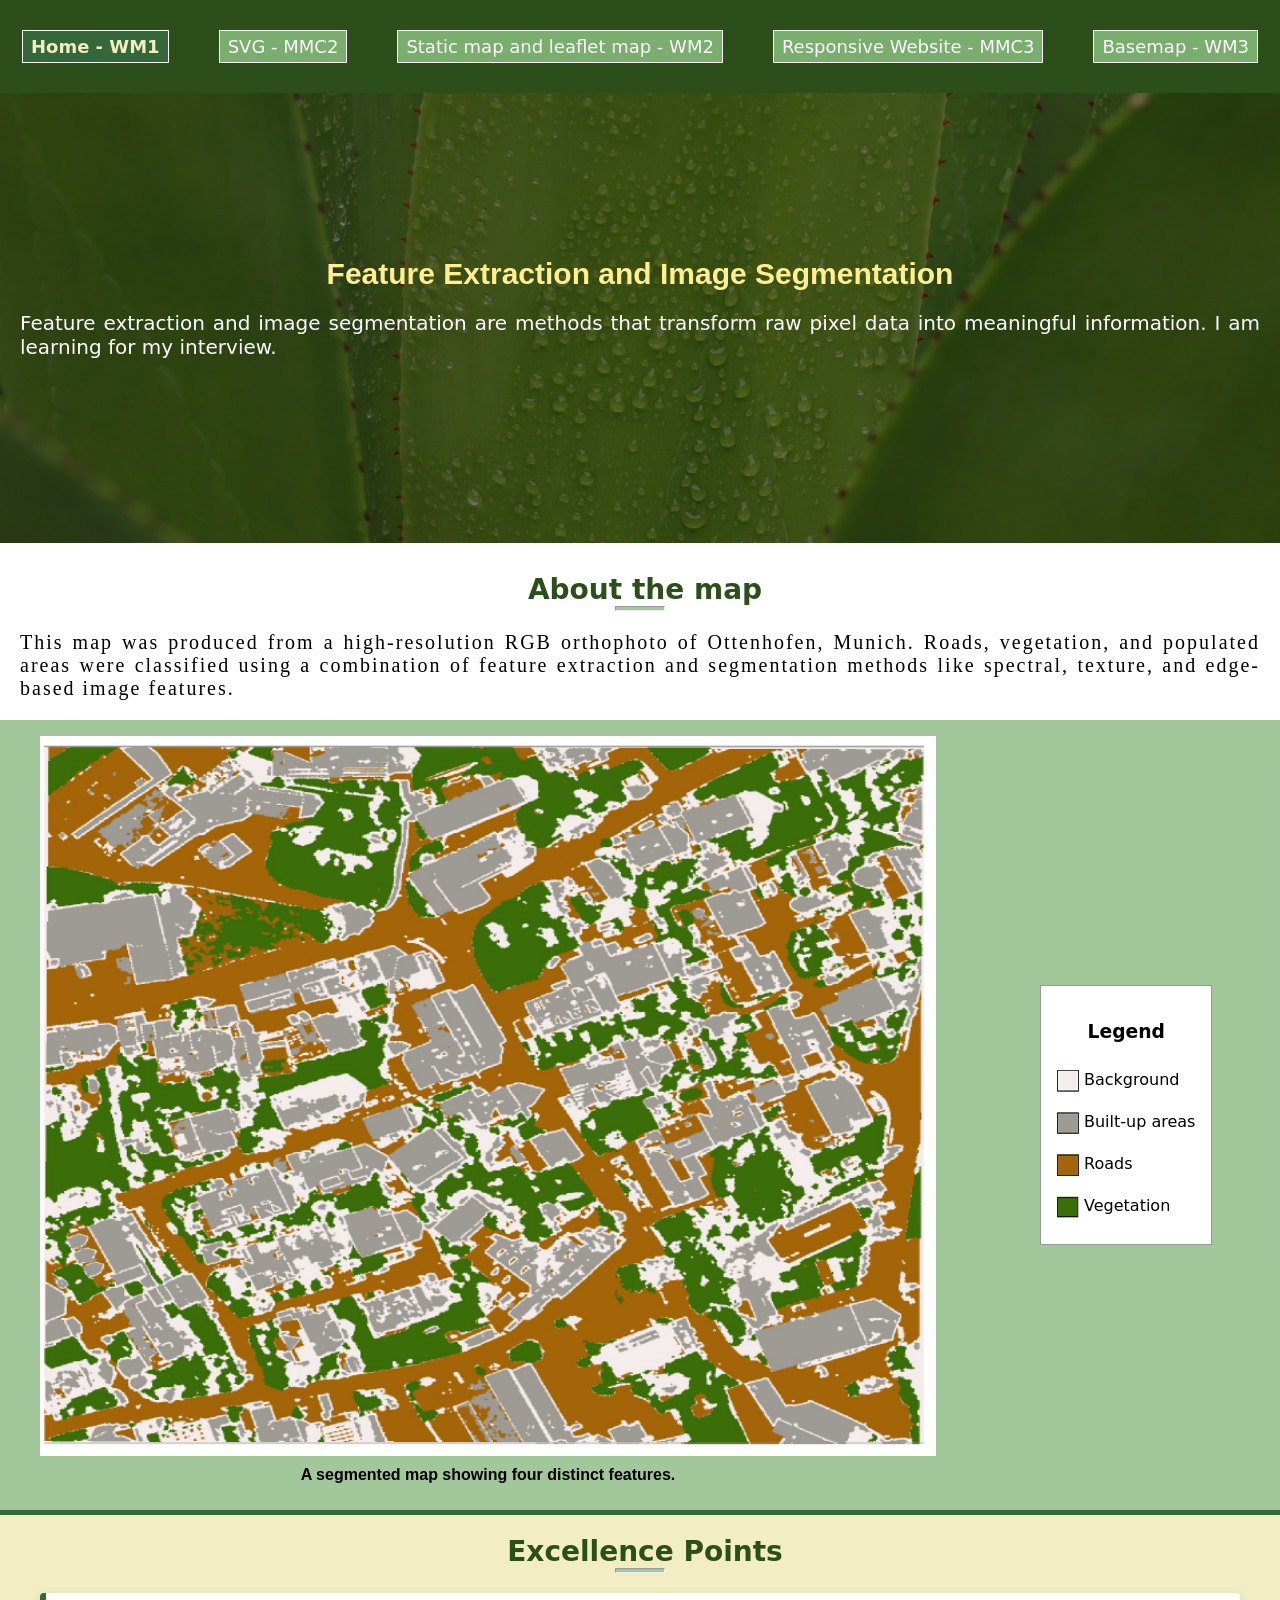
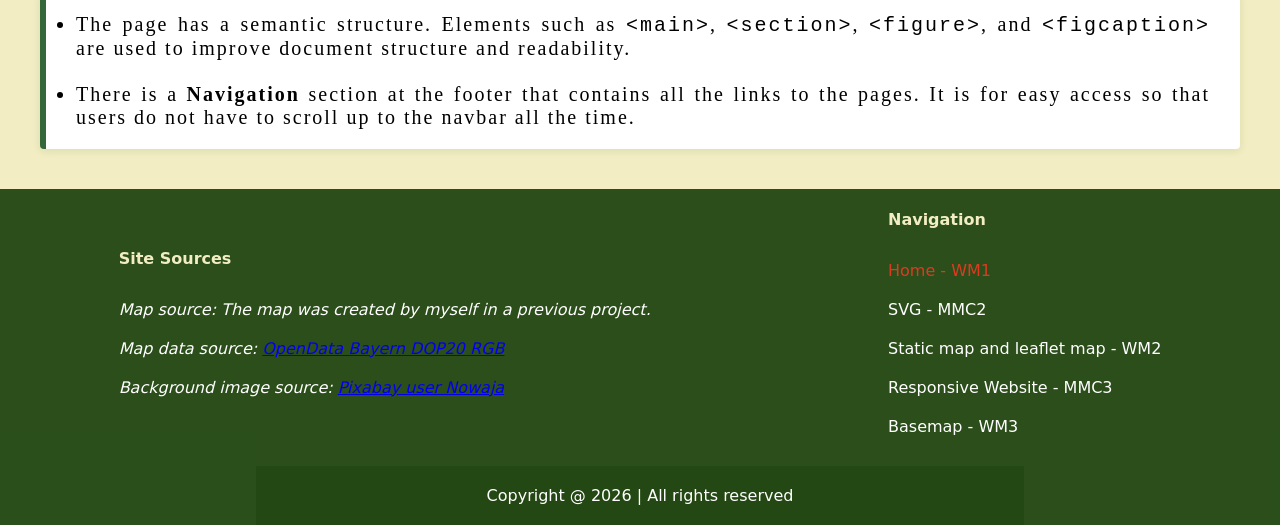
<file: projects/webmapping/index.html>
<!DOCTYPE html>
<html lang="en">

<head>
    <meta charset="utf-8">
    <meta name="viewport" content="width=device-width, initial-scale=1.0">
    <title>Feature Extraction and Image Segmentation</title>
    <link rel="stylesheet" href="./styles/style.css">

</head>

<body>
    <header>
        <nav>
            <ul>
                <li><a class="active" href="index.html">Home - WM1</a></li>
                <li><a href="mmc2.html">SVG - MMC2</a></li>
                <li><a href="wm2.html">Static map and leaflet map - WM2</a></li>
                <li><a href="mmc3.html"> Responsive Website - MMC3</a></li>
                <li><a href="wm3.html"> Basemap - WM3</a></li>
            </ul>
        </nav>
    </header>

    <main>
        <!-- top section (hero) -->
        <div class="site-info">
            <h1>Feature Extraction and Image Segmentation</h1>
            <p>Feature extraction and image segmentation are methods that transform raw pixel data into meaningful
                information. I am learning for my interview.
            </p>
        </div>

        <h2>About the map</h2>
        <hr class="rule"> <!-- rule line under the about the map header -->
        <p class="details">This map was produced from a high-resolution RGB orthophoto of Ottenhofen, Munich. Roads,
            vegetation, and
            populated areas were classified using a combination of feature extraction and segmentation methods like
            spectral, texture, and edge-based image features.
        </p>
        <!-- map area -->
        <section class="map-area">
            <figure class="map-figure">
                <img id="map" src="./images/map.png"
                    alt="Map showing background, built-up areas, roads, and vegetation">
                <figcaption>
                    A segmented map showing four distinct features.
                </figcaption>
            </figure>

            <div class="legend">
                <h3>Legend</h3>
                <ul>
                    <li><img src="./images/background.png" alt="Background symbol"> Background</li> <!--part of the legend-->
                    <li><img src="./images/built-ups.png" alt="Built-up areas symbol"> Built-up areas</li>
                    <li><img src="./images/roads.png" alt="Roads symbol"> Roads</li>
                    <li><img src="./images/vegetation.png" alt="Vegetation symbol"> Vegetation</li>
                </ul>
            </div>
        </section>

        <!-- excellent points -->
        <section class="highlights">
            <h2>Excellence Points</h2>
            <hr class="rule">
                <ul class="details">
                    <li>
                        The page has a semantic structure. Elements such as
                        <code>&lt;main&gt;</code>, <code>&lt;section&gt;</code>,
                        <code>&lt;figure&gt;</code>, and <code>&lt;figcaption&gt;</code> are used
                        to improve document structure and readability.<br><br>
                    </li>
                    <li>
                        There is a <strong>Navigation</strong> section at the footer that contains all the links to the pages.
                        It is for easy access so that users do not have to scroll up to the navbar all the time.
                    </li>
                </ul>                
        </section>
    </main>

    <footer>
        <div class="footer-top">
            <div class="site-sources">
                <h4>Site Sources</h4>               
                <cite>
                    Map source:
                    <span> The map was created by myself in a previous project. </span>
                </cite>

                <cite>
                    Map data source:
                    <a href="https://geodaten.bayern.de/opengeodata/OpenDataDetail.html?pn=dop20rgb">
                        OpenData Bayern DOP20 RGB
                    </a>
                </cite>

                <cite>
                    Background image source:
                    <a href="https://pixabay.com/photos/aloe-green-dew-leaf-thorn-5390681/">
                        Pixabay user Nowaja
                    </a>
                </cite>
            </div>

            <div class="footer-nav">
                <h4>Navigation</h4>
                <a class="active" href="index.html">Home - WM1</a>
                <a href="mmc2.html">SVG - MMC2</a>
                <a href="wm2.html">Static map and leaflet map - WM2</a>
                <a href="mmc3.html"> Responsive Website - MMC3</a>
                <a href="wm3.html"> Basemap - WM3</a>
            </div>
        </div>

        <p class="copyright">Copyright @ 2026 | All rights reserved</p>

    </footer>
</body>

</html>
</file>
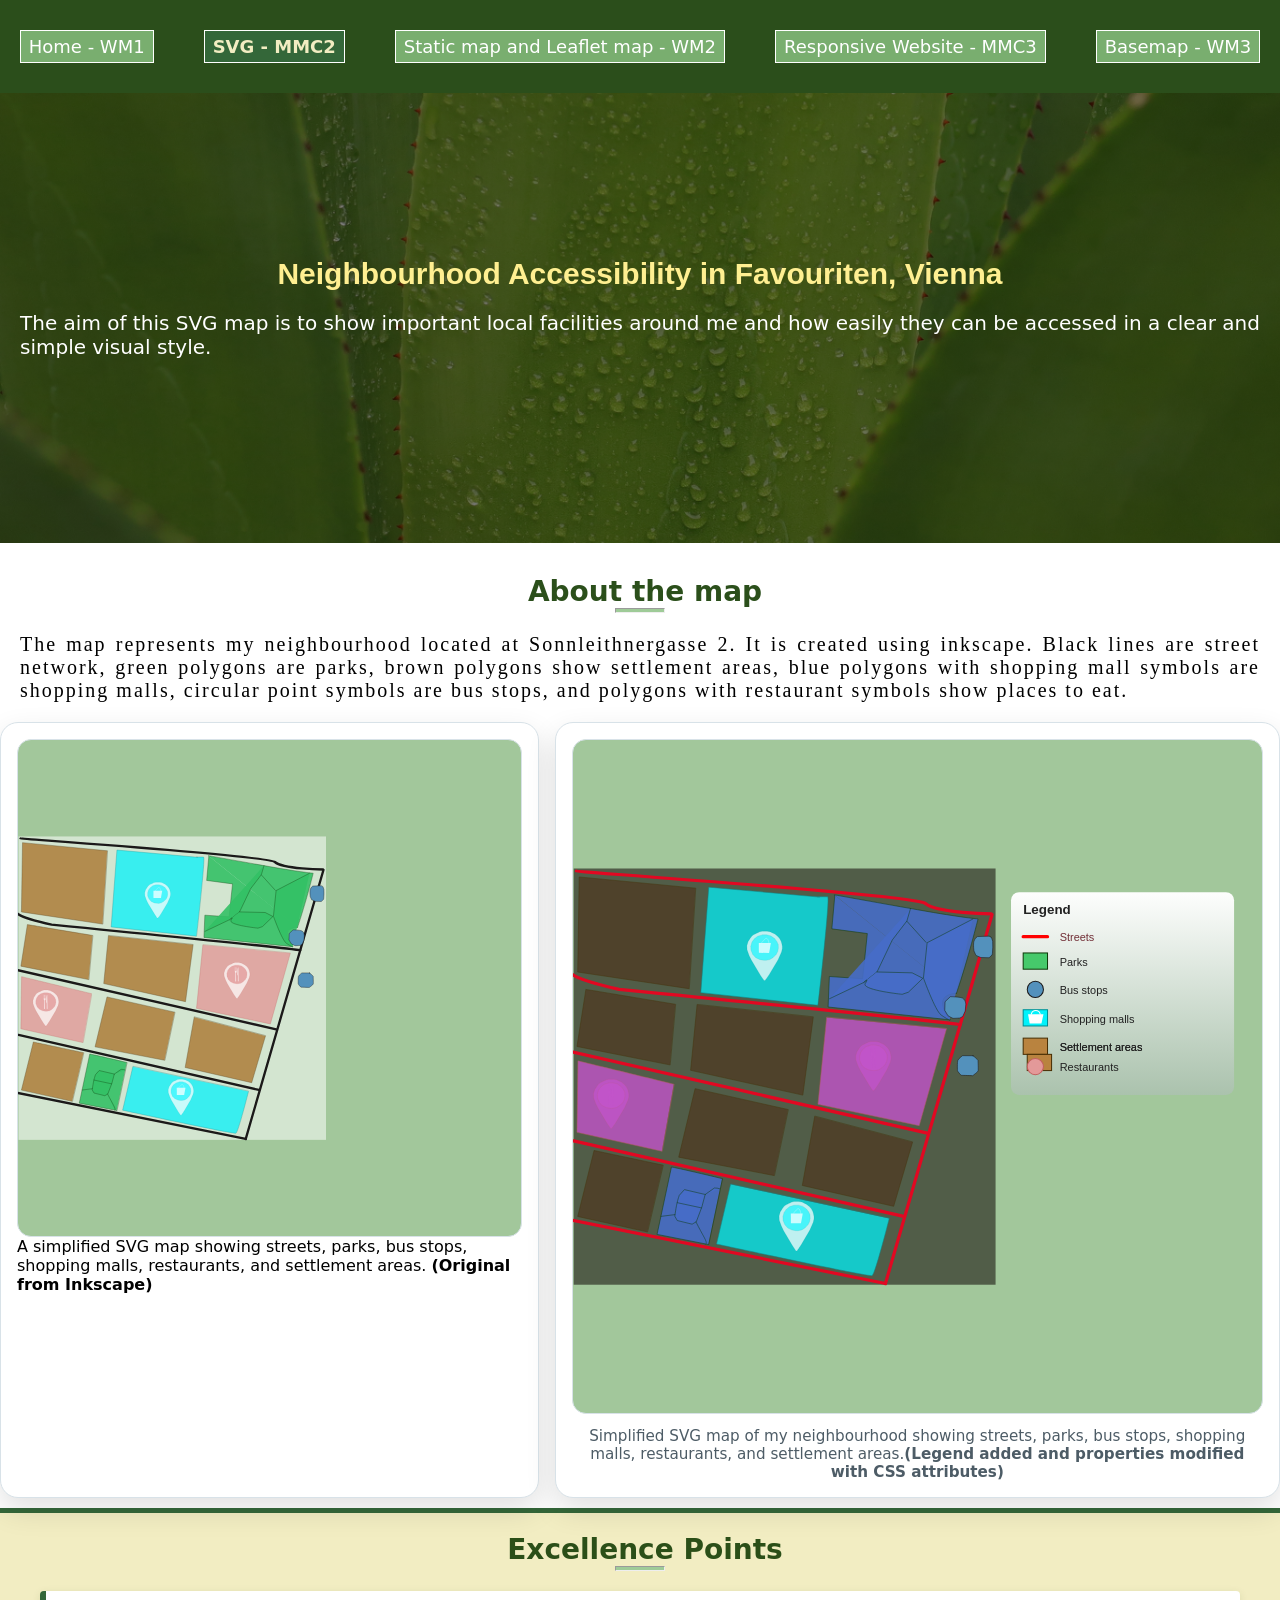
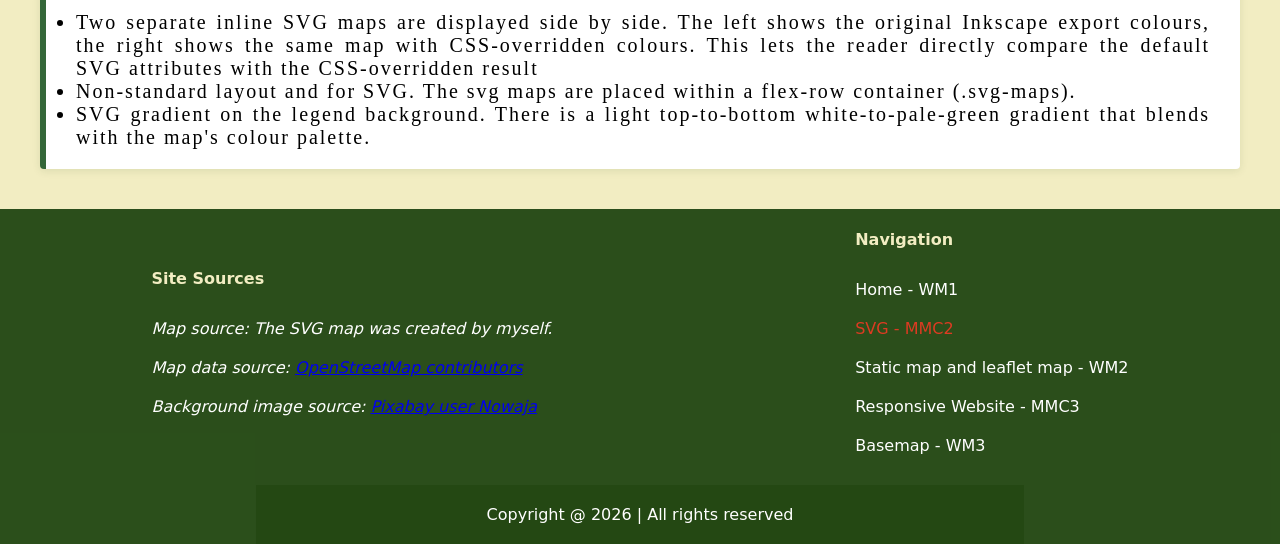
<file: projects/webmapping/mmc2.html>
<!DOCTYPE html>
<html lang="en">

<head>
    <meta charset="utf-8">
    <meta name="viewport" content="width=device-width, initial-scale=1.0">
    <title>SVG Map of Accessibility in Favoriten</title>
    <link rel="stylesheet" href="./styles/style.css">
</head>

<body>
    <header>
        <!-- navigation bar -->
        <nav>
            <ul>
                <li><a href="index.html">Home - WM1</a></li>
                <li><a class="active" href="mmc2.html">SVG - MMC2</a></li>
                <li><a href="wm2.html">Static map and Leaflet map - WM2</a></li>
                <li><a href="mmc3.html">Responsive Website - MMC3</a></li>
                <li><a href="wm3.html">Basemap - WM3</a></li>
            </ul>
        </nav>
    </header>

    <main>
        <!-- top section (hero) -->
        <div class="site-info">
            <h1>Neighbourhood Accessibility in Favouriten, Vienna</h1>
            <p>
              The aim of this SVG map is to show important local facilities around me and how easily they can be accessed in a clear and simple visual style.
            </p>
        </div>

        <section class="svg-assignment">
            <h2>About the map</h2>
            <hr class="rule">

            <p class="details">
                The map represents my neighbourhood located at Sonnleithnergasse 2. It is created using inkscape. Black lines
                are street network, green polygons are parks, brown polygons show
                settlement areas, blue polygons with shopping mall symbols are shopping
                malls, circular point symbols are bus stops, and  polygons with restaurant symbols show places to eat.
            </p>
            <!-- svg maps -->
            <div class="svg-maps">
                <!-- left -->
            <figure class="svg-map-figure-original">
                <!-- Created with Inkscape (http://www.inkscape.org/) -->
                <svg
                    class="inline-svg-map-original"
                    width="394"
                    height="389"
                    viewBox= "0 0 170 102.92" 
                    preserveAspectRatio="xMidYMid meet"
                    xml:space="preserve"
                    xmlns="http://www.w3.org/2000/svg"
                    role="img"
                    aria-label="Neighbourhood Accessibility in Favouriten, Vienna"
                >
                    <rect class="svg-bbox-original" transform="translate(1.8325 -66.53)" x="-1.6594" y="66.703" width="104.02" height="102.63" fill="#ffffff" opacity=".53211"/>

                    <g class="parks-layer-original" fill="#33c165" stroke="#0d3a09" stroke-linecap="round" stroke-linejoin="round">
                        <path d="m64.557 6.7923-0.7343 8.2609 8.7504 1.1626-1.1626 11.137-8.1997-0.55073-0.30596 7.5266 30.137 3.1667s-5.2778-6.058 1.5145-6.6087" opacity=".89" stroke-width=".13229" style="paint-order:normal"/>
                        <path d="m94.542 30.963c2.876-8.4445 5.3237-18.358 5.3237-18.358s-3.5491-0.24477-14.931-2.2641c-11.382-2.0193-20.499-3.6715-20.499-3.6715" opacity=".89" stroke-width=".13229" style="paint-order:normal"/>
                        <path d="m83.221 10.035-0.88728 3.0596-3.6103 4.7118-3.7327 7.8326-3.3152 2.637-8.4159 4.0024" opacity=".89" stroke-width=".13229" style="paint-order:normal"/>
                        <path d="m74.928 25.692 8.6827 0.2086 2.6389 1.3443-3.5568 3.4287-1.5298 0.52013s-10.18-1.0535-9.087-2.6924c1.0862-1.6292-0.36901-0.25018-0.36901-0.25018" opacity=".89" stroke-width=".13229" style="paint-order:normal"/>
                        <path d="m98.6 12.628-11.283 5.8485-0.90865 8.6971s2.899 8.0697 4.3486 9.1082c1.4495 1.0385 2.1096 1.2452 2.1096 1.2452" opacity=".89" stroke-width=".13229" style="paint-order:normal"/>
                        <path d="m82.364 13.217 4.6812 5.1707" opacity=".89" stroke-width=".13229" style="paint-order:normal"/>
                        <path d="m36.779 76.63c-10.817-2.5962-12.505-2.8558-12.505-2.8558l-3.5481 16.615 12.288 2.4231 0.34615 0.08654z" opacity=".89" stroke-width=".13229" style="paint-order:normal"/>
                        <path d="m32.628 80.56-5.1521-1.2043-1.2548 1.3846s-0.51923 1.3413-0.82212 3.2452l-0.30288 1.9038 0.60577 1.0817 3.6702 0.90046 1.025-0.59662 1.3768-3.6562 0.81079-3.0596 2.2718-1.5986s0.68372 0.01839 0.85669 0.06502l0.43982 0.11856" opacity=".89" stroke-width=".13229" style="paint-order:normal"/>
                        <path d="m30.332 87.337c1.7091 3.375 2.6936 4.7642 2.4985 5.2155l-0.08654 0.20012" opacity=".89" stroke-width=".13229" style="paint-order:normal"/>
                        <path d="m31.652 83.848-5.9356-1.2697" opacity=".89" stroke-width=".13229" style="paint-order:normal"/>
                        <path d="m25.104 85.516-3.3809 0.42834" opacity=".89" stroke-width=".13229" style="paint-order:normal"/>
                    </g>

                    <g class="streets-layer-original" transform="translate(1.8325 -66.53)" fill="none" stroke="#1b1919" stroke-linecap="round" stroke-linejoin="round" stroke-width=".79375" style="paint-order:normal">
                        <path d="m75.187 169.08 26.308-91.038" style="paint-order:normal"/>
                        <path transform="translate(-1.8325 66.53)" d="m81.519 85.934-81.346-18.607" style="paint-order:normal"/>
                        <path transform="translate(-1.8325 66.53)" d="m87.351 65.414-87.373-20.003" style="paint-order:normal"/>
                        <path transform="translate(-1.8325 66.53)" d="m95.495 38.639c-15.793-1.9038-84.113-8.6554-84.113-8.6554s-9.2693-1.9954-11.504-3.6715l-1.4686-1.1015" style="paint-order:normal"/>
                        <path transform="translate(-1.8325 66.53)" d="m77.037 102.49-77.281-15.594" style="paint-order:normal"/>
                        <path transform="translate(-1.8325 66.53)" d="m103.13 11.34s-13.403-0.11116-16.234-2.5281c-2.4558-2.0968-85.966-7.8155-86.036-7.955" style="paint-order:normal"/>
                    </g>

                    <g class="settlement-layer-original" fill="#ab7630" stroke="#472e04" stroke-linecap="round" stroke-linejoin="round" stroke-width=".13229">
                        <path d="m30.168 5.0177-28.638-2.7536-0.36715 23.437 27.414 4.0999z" opacity=".8" style="paint-order:normal"/>
                        <path d="m22.151 73.308c-17.011-3.6103-16.95-3.6103-16.95-3.6103l-4.0387 16.277 17.134 3.7939z" opacity=".8" style="paint-order:normal"/>
                        <path d="m59.234 36.838-2.5701 19.214-27.659-6.1192 1.591-16.155z" opacity=".8" style="paint-order:normal"/>
                        <path d="m25.211 33.656c-22.029-3.6715-22.029-3.6715-22.029-3.6715l-2.2029 14.074 22.886 4.5282z" opacity=".8" style="paint-order:normal"/>
                        <path d="m83.711 67.678-4.6506 15.788-22.519-5.1401 3.0596-17.011z" opacity=".8" style="paint-order:normal"/>
                        <path d="m52.992 59.601-22.886-5.1401-4.0387 16.889 23.498 4.5282z" opacity=".8" style="paint-order:normal"/>
                    </g>

                    <g class="bus-stop-layer-original" fill="#5391bc" stroke="#1b1919" stroke-linecap="round" stroke-linejoin="round" stroke-width=".13229">
                        <path d="m98.626 46.338-2.5854-0.01529s-0.96377 0.7343-1.1473 1.1321c-0.18358 0.39775-0.09179 2.616-0.09179 2.616s0.7343 1.1015 1.0097 1.1015c0.27536 0 2.7383 0.09179 2.7383 0.09179s1.285-0.94848 1.3462-1.1779c0.06119-0.22947-0.0306-2.6313-0.0306-2.6313s-1.0403-1.1168-1.2391-1.1168z" style="paint-order:normal"/>
                        <path d="m102.53 16.858-2.7842 0.09179s-0.67311 0.36715-0.88728 1.1626c-0.21417 0.7955 0 2.3865 0 2.3865l0.48954 1.1015 1.1932 0.52013 2.0499 0.06119 0.7343-0.67311 0.0918-0.42834 0.0918-1.5298-0.0306-1.4686-0.27536-0.82609z" style="paint-order:normal"/>
                        <path d="m96.848 33.672s0.04121-1.4634-1.2132-1.6775c-1.2544-0.21417-2.5911-0.21603-2.5911-0.21603l-1.3138 1.2455-0.0725 2.1271 0.81844 1.3424s1.025 0.58897 1.2391 0.61957c0.21417 0.03059 1.7094-0.07445 1.7094-0.07445l0.67323-0.38067 0.57838-1.2641z" style="paint-order:normal"/>
                    </g>

                    <g>
                        <g class="restaurant-layer-original" transform="translate(-.55073 -.42834)">
                            <path transform="translate(.55073 .42834)" d="m24.844 53.359c-23.62-5.752-23.62-5.752-23.62-5.752l-0.24477 17.623 20.928 4.6506z" fill="#e39999" opacity=".8" stroke="#c35d5d" stroke-linecap="round" stroke-linejoin="round" stroke-width=".13229" style="paint-order:normal"/>
                            <path transform="translate(.55073 .42834)" d="m92.094 39.714-6.7311 23.865-24.966-5.2625 2.1417-21.417z" fill="#e39999" opacity=".8" stroke="#c35d5d" stroke-linecap="round" stroke-linejoin="round" stroke-width=".13229" style="paint-order:normal"/>
                            <path d="m76.19 43.477s-0.12995-0.10439-0.63698-0.16404c-0.50703-0.05965-0.50703-0.05965-0.50703-0.05965l-1.0328 0.0033-0.54532 0.13106s-1.577 0.69864-1.888 0.95855c-0.31104 0.25991-1.0396 1.4785-1.0396 1.4785l-0.28973 0.99702 0.04261 1.0226 0.52834 1.4401 0.56156 1.1397 2.2292 3.7134 0.81807 1.1888s0.18108 0.18108 0.35578-0.0021c0.17469-0.18321 0.99702-1.4252 0.99702-1.4252l2.1648-3.6374 0.84359-1.9101 0.18679-0.80141 0.0068-0.53216-0.09374-0.57094-0.17895-0.65616-0.34938-0.69024-0.47721-0.5539-0.72433-0.58798z" fill="#ffffff" fill-opacity=".90588" opacity=".80263" stroke="#c35d5d" stroke-linecap="round" stroke-linejoin="round" stroke-width=".036846" style="paint-order:normal"/>
                            <path d="m75.104 44.146c-0.69877-0.03409-1.1163 0.0085-1.1163 0.0085l-1.0652 0.34086-0.82659 0.62207-0.58799 0.80102-0.28973 1.0311 0.03408 0.95441 0.45164 1.0737 0.73285 0.7925 1.0652 0.48573 0.92033 0.16191 0.57094 0.0085 0.93737-0.196 0.80102-0.49425 0.78398-0.80955 0.3579-0.72433 0.14487-0.82659-0.04261-0.8692-0.34086-0.71581-0.54538-0.72433-0.88624-0.62207z" fill="#e39999" opacity=".80263" stroke="#c35d5d" stroke-linecap="round" stroke-linejoin="round" stroke-width=".036846" style="paint-order:normal"/>
                            <path d="m73.899 44.908 0.0099 1.1428s0.01479 0.44963 0.05421 0.53394c0.03943 0.08431 0.1249 0.08581 0.1249 0.08581l-0.02527 2.8548 0.05227 0.14572 0.16728 0.0066 0.05227-0.13248-0.0453-2.8482s0.23349-0.01325 0.23698-0.35768c0.0035-0.34443-0.02439-1.4373-0.02439-1.4373l-0.07318-0.0066s0.05686 1.125 0.0039 1.1484l-0.05298 0.02342-0.04682-0.03045v-1.1241s-0.05421-0.10772-0.069-0.0281l-0.01478 0.07962 0.01725 1.0585-0.05914 0.06557-0.06407-0.06557-0.02218-1.1522-0.05175 0.0047 0.01232 1.1334-0.08132 0.08431-0.03696-0.09836-0.01971-1.1288h-0.04928" fill="#ffffff" fill-opacity=".90588" opacity=".80263" stroke-width="0" style="paint-order:normal"/>
                            <path d="m75.097 44.909 0.09758 4.6035-0.12197 0.18546-0.13591-0.11923 0.01046-1.8281-0.19864-0.48353 0.0453-1.4307 0.09758-0.63588s0.04879-0.24508 0.11152-0.2782c0.06273-0.03312 0.09409-0.01325 0.09409-0.01325z" fill="#ffffff" fill-opacity=".90588" opacity=".80263" stroke-width="0" style="paint-order:normal"/>
                            <path d="m11.536 52.793s-0.12995-0.10439-0.63698-0.16404c-0.50703-0.05965-0.50703-0.05965-0.50703-0.05965l-1.0328 0.0033-0.54532 0.13106s-1.577 0.69864-1.888 0.95855c-0.31104 0.25991-1.0396 1.4785-1.0396 1.4785l-0.28973 0.99702 0.04261 1.0226 0.52834 1.4401 0.56156 1.1397 2.2292 3.7134 0.81807 1.1888s0.18108 0.18108 0.35578-0.0021c0.17469-0.18321 0.99702-1.4252 0.99702-1.4252l2.1648-3.6374 0.84359-1.9101 0.18679-0.80141 0.0068-0.53216-0.09374-0.57094-0.17895-0.65616-0.34938-0.69024-0.47721-0.5539-0.72433-0.58798z" fill="#ffffff" fill-opacity=".90588" opacity=".80263" stroke="#c35d5d" stroke-linecap="round" stroke-linejoin="round" stroke-width=".036846" style="paint-order:normal"/>
                            <path d="m10.449 53.462c-0.69877-0.03409-1.1163 0.0085-1.1163 0.0085l-1.0652 0.34086-0.82659 0.62207-0.58799 0.80102-0.28973 1.0311 0.03408 0.95441 0.45164 1.0737 0.73285 0.7925 1.0652 0.48573 0.92033 0.16191 0.57094 0.0085 0.93737-0.196 0.80102-0.49425 0.78398-0.80955 0.3579-0.72433 0.14487-0.82659-0.04261-0.8692-0.34086-0.71581-0.54538-0.72433-0.88624-0.62207z" fill="#e39999" opacity=".80263" stroke="#c35d5d" stroke-linecap="round" stroke-linejoin="round" stroke-width=".036846" style="paint-order:normal"/>
                            <path d="m9.244 54.224 0.0099 1.1428s0.01479 0.44963 0.05421 0.53394c0.03943 0.08431 0.1249 0.08581 0.1249 0.08581l-0.02527 2.8548 0.05227 0.14572 0.16728 0.0066 0.05227-0.13248-0.0453-2.8482s0.23349-0.01325 0.23698-0.35768c0.0035-0.34443-0.02439-1.4373-0.02439-1.4373l-0.07318-0.0066s0.05686 1.125 0.0039 1.1484l-0.05298 0.02342-0.04682-0.03045v-1.1241s-0.05421-0.10772-0.069-0.0281l-0.01478 0.07962 0.01725 1.0585-0.05914 0.06557-0.06407-0.06557-0.02218-1.1522-0.05175 0.0047 0.01232 1.1334-0.08132 0.08431-0.03696-0.09836-0.01971-1.1288h-0.04928" fill="#ffffff" fill-opacity=".90588" opacity=".80263" stroke-width="0" style="paint-order:normal"/>
                            <path d="m10.443 54.225 0.09758 4.6035-0.12197 0.18546-0.13591-0.11923 0.01046-1.8281-0.19864-0.48353 0.0453-1.4307 0.09758-0.63588s0.04879-0.24508 0.11152-0.2782c0.06273-0.03312 0.09409-0.01325 0.09409-0.01325z" fill="#ffffff" fill-opacity=".90588" opacity=".80263" stroke-width="0" style="paint-order:normal"/>
                        </g>

                        <g class="shopping-mall-layer-original">
                            <path d="m77.971 86.452s-3.4615 13.76-4.2404 14.106c-0.77885 0.34615-38.337-7.7885-38.337-7.7885l3.4615-14.712z" fill="#01f2fb" fill-opacity=".9098" opacity=".8" stroke="#009196" stroke-linecap="round" stroke-linejoin="round" stroke-width=".13229" style="paint-order:normal"/>
                            <path d="m60.764 7.2206-27.292-2.4477-1.9581 26.007 28.883 3.1208s3.0596-26.68 2.3865-26.741c-0.67311-0.061192-2.4477 0-2.4477 0" fill="#01f2fb" fill-opacity=".9098" opacity=".80263" stroke="#008e93" stroke-linecap="round" stroke-linejoin="round" stroke-width=".13229" style="paint-order:normal"/>
                            <path d="m48.812 15.866s-0.12995-0.10439-0.63698-0.16404c-0.50703-0.05965-0.50703-0.05965-0.50703-0.05965l-1.0328 0.0033-0.54532 0.13106s-1.577 0.69864-1.888 0.95855c-0.31104 0.25991-1.0396 1.4785-1.0396 1.4785l-0.28973 0.99702 0.04261 1.0226 0.52834 1.4401 0.56156 1.1397 2.2292 3.7134 0.81807 1.1888s0.18108 0.18108 0.35578-0.0021c0.17469-0.18321 0.99702-1.4252 0.99702-1.4252l2.1648-3.6374 0.84359-1.9101 0.18679-0.80141 0.0068-0.53216-0.09374-0.57094-0.17895-0.65616-0.34938-0.69024-0.47721-0.5539-0.72433-0.58798z" fill="#ffffff" fill-opacity=".90588" opacity=".80263" stroke="#008e93" stroke-linecap="round" stroke-linejoin="round" stroke-width=".036846" style="paint-order:normal"/>
                            <path d="m47.726 16.535c-0.69877-0.03409-1.1163 0.0085-1.1163 0.0085l-1.0652 0.34086-0.82659 0.62207-0.58799 0.80103-0.28973 1.0311 0.03408 0.95441 0.45164 1.0737 0.73285 0.7925 1.0652 0.48573 0.92033 0.16191 0.57094 0.0085 0.93737-0.196 0.80102-0.49425 0.78398-0.80955 0.3579-0.72433 0.14487-0.82659-0.04261-0.8692-0.34086-0.71581-0.54538-0.72433-0.88624-0.62207z" fill="#1ef6fe" fill-opacity=".9098" opacity=".80263" stroke="#008e93" stroke-linecap="round" stroke-linejoin="round" stroke-width=".036846" style="paint-order:normal"/>
                            <path d="m45.809 18.556h2.9831l-0.44429 2.433-2.5177-0.02116z" fill="#ffffff" fill-opacity=".90588" opacity=".80263" style="paint-order:normal"/>
                            <path d="m48.298 18.545s-0.20099-1.8116-1.034-0.90181c-0.83305 0.90974-0.83305 0.90974-0.83305 0.90974" fill="none" opacity=".80263" stroke="#fffafa" stroke-linecap="round" stroke-linejoin="round" stroke-width=".091478" style="paint-order:normal"/>
                            <path d="m56.668 82.518s-0.12814-0.10465-0.62808-0.16446l-0.49994-0.0598-1.0184 0.0033-0.53769 0.13139s-1.5549 0.70041-1.8616 0.96098c-0.30668 0.26057-1.0251 1.4822-1.0251 1.4822l-0.28568 0.99955 0.04201 1.0252 0.52095 1.4438 0.55371 1.1425 2.1981 3.7228 0.80662 1.1918s0.17855 0.18154 0.3508-0.0021c0.17225-0.18368 0.98307-1.4288 0.98307-1.4288l2.1346-3.6467 0.83179-1.915 0.18418-0.80344 0.0067-0.53351-0.09243-0.57239-0.17645-0.65782-0.3445-0.69199-0.47053-0.5553-0.7142-0.58948z" fill="#ffffff" fill-opacity=".90588" opacity=".80263" stroke="#008e93" stroke-linecap="round" stroke-linejoin="round" stroke-width=".036633" style="paint-order:normal"/>
                            <path d="m55.596 83.189c-0.68899-0.03417-1.1007 0.0085-1.1007 0.0085l-1.0503 0.34173-0.81503 0.62365-0.57976 0.80306-0.28568 1.0337 0.0336 0.95683 0.44532 1.0764 0.7226 0.79451 1.0503 0.48696 0.90745 0.16232 0.56296 0.0085 0.92426-0.19649 0.78982-0.4955 0.77302-0.8116 0.3529-0.72617 0.14284-0.82868-0.04201-0.8714-0.33609-0.71762-0.53775-0.72617-0.87384-0.62365z" fill="#1ef6fe" fill-opacity=".9098" opacity=".80263" stroke="#008e93" stroke-linecap="round" stroke-linejoin="round" stroke-width=".036633" style="paint-order:normal"/>
                            <path d="m53.707 85.215h2.9414l-0.43808 2.4392-2.4824-0.02122z" fill="#ffffff" fill-opacity=".90588" opacity=".80263" style="paint-order:normal"/>
                            <path d="m56.16 85.204s-0.19818-1.8161-1.0196-0.90409c-0.8214 0.91205-0.8214 0.91205-0.8214 0.91205" fill="none" opacity=".80263" stroke="#fffafa" stroke-linecap="round" stroke-linejoin="round" stroke-width=".090952" style="paint-order:normal"/>
                        </g>
                    </g>
                </svg>

                <figcaption>
                    A simplified SVG map showing streets, parks, bus stops,
                    shopping malls, restaurants, and settlement areas. <strong>(Original from Inkscape)</strong>
                </figcaption>
            </figure>
            
            <!-- right -->
            <figure class="svg-map-figure">
                <!-- Created with Inkscape (http://www.inkscape.org/) -->
                <svg
                    class="inline-svg-map"
                    width="394"
                    height="389"
                    viewBox= "0 0 170 102.92"
                    preserveAspectRatio="xMidYMid meet"
                    xml:space="preserve"
                    xmlns="http://www.w3.org/2000/svg"
                    role="img"
                    aria-label="Neighbourhood facilities and land use map"
                >
                    <rect class="svg-bbox" transform="translate(1.8325 -66.53)" x="-1.6594" y="66.703" width="104.02" height="102.63" fill="#ffffff" opacity=".53211"/>

                    <g class="parks-layer" fill="#33c165" stroke="#0d3a09" stroke-linecap="round" stroke-linejoin="round">
                        <path d="m64.557 6.7923-0.7343 8.2609 8.7504 1.1626-1.1626 11.137-8.1997-0.55073-0.30596 7.5266 30.137 3.1667s-5.2778-6.058 1.5145-6.6087" opacity=".89" stroke-width=".13229" style="paint-order:normal"/>
                        <path d="m94.542 30.963c2.876-8.4445 5.3237-18.358 5.3237-18.358s-3.5491-0.24477-14.931-2.2641c-11.382-2.0193-20.499-3.6715-20.499-3.6715" opacity=".89" stroke-width=".13229" style="paint-order:normal"/>
                        <path d="m83.221 10.035-0.88728 3.0596-3.6103 4.7118-3.7327 7.8326-3.3152 2.637-8.4159 4.0024" opacity=".89" stroke-width=".13229" style="paint-order:normal"/>
                        <path d="m74.928 25.692 8.6827 0.2086 2.6389 1.3443-3.5568 3.4287-1.5298 0.52013s-10.18-1.0535-9.087-2.6924c1.0862-1.6292-0.36901-0.25018-0.36901-0.25018" opacity=".89" stroke-width=".13229" style="paint-order:normal"/>
                        <path d="m98.6 12.628-11.283 5.8485-0.90865 8.6971s2.899 8.0697 4.3486 9.1082c1.4495 1.0385 2.1096 1.2452 2.1096 1.2452" opacity=".89" stroke-width=".13229" style="paint-order:normal"/>
                        <path d="m82.364 13.217 4.6812 5.1707" opacity=".89" stroke-width=".13229" style="paint-order:normal"/>
                        <path d="m36.779 76.63c-10.817-2.5962-12.505-2.8558-12.505-2.8558l-3.5481 16.615 12.288 2.4231 0.34615 0.08654z" opacity=".89" stroke-width=".13229" style="paint-order:normal"/>
                        <path d="m32.628 80.56-5.1521-1.2043-1.2548 1.3846s-0.51923 1.3413-0.82212 3.2452l-0.30288 1.9038 0.60577 1.0817 3.6702 0.90046 1.025-0.59662 1.3768-3.6562 0.81079-3.0596 2.2718-1.5986s0.68372 0.01839 0.85669 0.06502l0.43982 0.11856" opacity=".89" stroke-width=".13229" style="paint-order:normal"/>
                        <path d="m30.332 87.337c1.7091 3.375 2.6936 4.7642 2.4985 5.2155l-0.08654 0.20012" opacity=".89" stroke-width=".13229" style="paint-order:normal"/>
                        <path d="m31.652 83.848-5.9356-1.2697" opacity=".89" stroke-width=".13229" style="paint-order:normal"/>
                        <path d="m25.104 85.516-3.3809 0.42834" opacity=".89" stroke-width=".13229" style="paint-order:normal"/>
                    </g>

                    <g class="streets-layer" transform="translate(1.8325 -66.53)" fill="none" stroke="#1b1919" stroke-linecap="round" stroke-linejoin="round" stroke-width=".79375" style="paint-order:normal">
                        <path d="m75.187 169.08 26.308-91.038" style="paint-order:normal"/>
                        <path transform="translate(-1.8325 66.53)" d="m81.519 85.934-81.346-18.607" style="paint-order:normal"/>
                        <path transform="translate(-1.8325 66.53)" d="m87.351 65.414-87.373-20.003" style="paint-order:normal"/>
                        <path transform="translate(-1.8325 66.53)" d="m95.495 38.639c-15.793-1.9038-84.113-8.6554-84.113-8.6554s-9.2693-1.9954-11.504-3.6715l-1.4686-1.1015" style="paint-order:normal"/>
                        <path transform="translate(-1.8325 66.53)" d="m77.037 102.49-77.281-15.594" style="paint-order:normal"/>
                        <path transform="translate(-1.8325 66.53)" d="m103.13 11.34s-13.403-0.11116-16.234-2.5281c-2.4558-2.0968-85.966-7.8155-86.036-7.955" style="paint-order:normal"/>
                    </g>

                    <g class="settlement-layer" fill="#ab7630" stroke="#472e04" stroke-linecap="round" stroke-linejoin="round" stroke-width=".13229">
                        <path d="m30.168 5.0177-28.638-2.7536-0.36715 23.437 27.414 4.0999z" opacity=".8" style="paint-order:normal"/>
                        <path d="m22.151 73.308c-17.011-3.6103-16.95-3.6103-16.95-3.6103l-4.0387 16.277 17.134 3.7939z" opacity=".8" style="paint-order:normal"/>
                        <path d="m59.234 36.838-2.5701 19.214-27.659-6.1192 1.591-16.155z" opacity=".8" style="paint-order:normal"/>
                        <path d="m25.211 33.656c-22.029-3.6715-22.029-3.6715-22.029-3.6715l-2.2029 14.074 22.886 4.5282z" opacity=".8" style="paint-order:normal"/>
                        <path d="m83.711 67.678-4.6506 15.788-22.519-5.1401 3.0596-17.011z" opacity=".8" style="paint-order:normal"/>
                        <path d="m52.992 59.601-22.886-5.1401-4.0387 16.889 23.498 4.5282z" opacity=".8" style="paint-order:normal"/>
                    </g>

                    <g class="bus-stop-layer" fill="#5391bc" stroke="#1b1919" stroke-linecap="round" stroke-linejoin="round" stroke-width=".13229">
                        <path d="m98.626 46.338-2.5854-0.01529s-0.96377 0.7343-1.1473 1.1321c-0.18358 0.39775-0.09179 2.616-0.09179 2.616s0.7343 1.1015 1.0097 1.1015c0.27536 0 2.7383 0.09179 2.7383 0.09179s1.285-0.94848 1.3462-1.1779c0.06119-0.22947-0.0306-2.6313-0.0306-2.6313s-1.0403-1.1168-1.2391-1.1168z" style="paint-order:normal"/>
                        <path d="m102.53 16.858-2.7842 0.09179s-0.67311 0.36715-0.88728 1.1626c-0.21417 0.7955 0 2.3865 0 2.3865l0.48954 1.1015 1.1932 0.52013 2.0499 0.06119 0.7343-0.67311 0.0918-0.42834 0.0918-1.5298-0.0306-1.4686-0.27536-0.82609z" style="paint-order:normal"/>
                        <path d="m96.848 33.672s0.04121-1.4634-1.2132-1.6775c-1.2544-0.21417-2.5911-0.21603-2.5911-0.21603l-1.3138 1.2455-0.0725 2.1271 0.81844 1.3424s1.025 0.58897 1.2391 0.61957c0.21417 0.03059 1.7094-0.07445 1.7094-0.07445l0.67323-0.38067 0.57838-1.2641z" style="paint-order:normal"/>
                    </g>

                    <g>
                        <g class="restaurant-layer" transform="translate(-.55073 -.42834)">
                            <path transform="translate(.55073 .42834)" d="m24.844 53.359c-23.62-5.752-23.62-5.752-23.62-5.752l-0.24477 17.623 20.928 4.6506z" fill="#e39999" opacity=".8" stroke="#c35d5d" stroke-linecap="round" stroke-linejoin="round" stroke-width=".13229" style="paint-order:normal"/>
                            <path transform="translate(.55073 .42834)" d="m92.094 39.714-6.7311 23.865-24.966-5.2625 2.1417-21.417z" fill="#e39999" opacity=".8" stroke="#c35d5d" stroke-linecap="round" stroke-linejoin="round" stroke-width=".13229" style="paint-order:normal"/>
                            <path d="m76.19 43.477s-0.12995-0.10439-0.63698-0.16404c-0.50703-0.05965-0.50703-0.05965-0.50703-0.05965l-1.0328 0.0033-0.54532 0.13106s-1.577 0.69864-1.888 0.95855c-0.31104 0.25991-1.0396 1.4785-1.0396 1.4785l-0.28973 0.99702 0.04261 1.0226 0.52834 1.4401 0.56156 1.1397 2.2292 3.7134 0.81807 1.1888s0.18108 0.18108 0.35578-0.0021c0.17469-0.18321 0.99702-1.4252 0.99702-1.4252l2.1648-3.6374 0.84359-1.9101 0.18679-0.80141 0.0068-0.53216-0.09374-0.57094-0.17895-0.65616-0.34938-0.69024-0.47721-0.5539-0.72433-0.58798z" fill="#ffffff" fill-opacity=".90588" opacity=".80263" stroke="#c35d5d" stroke-linecap="round" stroke-linejoin="round" stroke-width=".036846" style="paint-order:normal"/>
                            <path d="m75.104 44.146c-0.69877-0.03409-1.1163 0.0085-1.1163 0.0085l-1.0652 0.34086-0.82659 0.62207-0.58799 0.80102-0.28973 1.0311 0.03408 0.95441 0.45164 1.0737 0.73285 0.7925 1.0652 0.48573 0.92033 0.16191 0.57094 0.0085 0.93737-0.196 0.80102-0.49425 0.78398-0.80955 0.3579-0.72433 0.14487-0.82659-0.04261-0.8692-0.34086-0.71581-0.54538-0.72433-0.88624-0.62207z" fill="#e39999" opacity=".80263" stroke="#c35d5d" stroke-linecap="round" stroke-linejoin="round" stroke-width=".036846" style="paint-order:normal"/>
                            <path d="m73.899 44.908 0.0099 1.1428s0.01479 0.44963 0.05421 0.53394c0.03943 0.08431 0.1249 0.08581 0.1249 0.08581l-0.02527 2.8548 0.05227 0.14572 0.16728 0.0066 0.05227-0.13248-0.0453-2.8482s0.23349-0.01325 0.23698-0.35768c0.0035-0.34443-0.02439-1.4373-0.02439-1.4373l-0.07318-0.0066s0.05686 1.125 0.0039 1.1484l-0.05298 0.02342-0.04682-0.03045v-1.1241s-0.05421-0.10772-0.069-0.0281l-0.01478 0.07962 0.01725 1.0585-0.05914 0.06557-0.06407-0.06557-0.02218-1.1522-0.05175 0.0047 0.01232 1.1334-0.08132 0.08431-0.03696-0.09836-0.01971-1.1288h-0.04928" fill="#ffffff" fill-opacity=".90588" opacity=".80263" stroke-width="0" style="paint-order:normal"/>
                            <path d="m75.097 44.909 0.09758 4.6035-0.12197 0.18546-0.13591-0.11923 0.01046-1.8281-0.19864-0.48353 0.0453-1.4307 0.09758-0.63588s0.04879-0.24508 0.11152-0.2782c0.06273-0.03312 0.09409-0.01325 0.09409-0.01325z" fill="#ffffff" fill-opacity=".90588" opacity=".80263" stroke-width="0" style="paint-order:normal"/>
                            <path d="m11.536 52.793s-0.12995-0.10439-0.63698-0.16404c-0.50703-0.05965-0.50703-0.05965-0.50703-0.05965l-1.0328 0.0033-0.54532 0.13106s-1.577 0.69864-1.888 0.95855c-0.31104 0.25991-1.0396 1.4785-1.0396 1.4785l-0.28973 0.99702 0.04261 1.0226 0.52834 1.4401 0.56156 1.1397 2.2292 3.7134 0.81807 1.1888s0.18108 0.18108 0.35578-0.0021c0.17469-0.18321 0.99702-1.4252 0.99702-1.4252l2.1648-3.6374 0.84359-1.9101 0.18679-0.80141 0.0068-0.53216-0.09374-0.57094-0.17895-0.65616-0.34938-0.69024-0.47721-0.5539-0.72433-0.58798z" fill="#ffffff" fill-opacity=".90588" opacity=".80263" stroke="#c35d5d" stroke-linecap="round" stroke-linejoin="round" stroke-width=".036846" style="paint-order:normal"/>
                            <path d="m10.449 53.462c-0.69877-0.03409-1.1163 0.0085-1.1163 0.0085l-1.0652 0.34086-0.82659 0.62207-0.58799 0.80102-0.28973 1.0311 0.03408 0.95441 0.45164 1.0737 0.73285 0.7925 1.0652 0.48573 0.92033 0.16191 0.57094 0.0085 0.93737-0.196 0.80102-0.49425 0.78398-0.80955 0.3579-0.72433 0.14487-0.82659-0.04261-0.8692-0.34086-0.71581-0.54538-0.72433-0.88624-0.62207z" fill="#e39999" opacity=".80263" stroke="#c35d5d" stroke-linecap="round" stroke-linejoin="round" stroke-width=".036846" style="paint-order:normal"/>
                            <path d="m9.244 54.224 0.0099 1.1428s0.01479 0.44963 0.05421 0.53394c0.03943 0.08431 0.1249 0.08581 0.1249 0.08581l-0.02527 2.8548 0.05227 0.14572 0.16728 0.0066 0.05227-0.13248-0.0453-2.8482s0.23349-0.01325 0.23698-0.35768c0.0035-0.34443-0.02439-1.4373-0.02439-1.4373l-0.07318-0.0066s0.05686 1.125 0.0039 1.1484l-0.05298 0.02342-0.04682-0.03045v-1.1241s-0.05421-0.10772-0.069-0.0281l-0.01478 0.07962 0.01725 1.0585-0.05914 0.06557-0.06407-0.06557-0.02218-1.1522-0.05175 0.0047 0.01232 1.1334-0.08132 0.08431-0.03696-0.09836-0.01971-1.1288h-0.04928" fill="#ffffff" fill-opacity=".90588" opacity=".80263" stroke-width="0" style="paint-order:normal"/>
                            <path d="m10.443 54.225 0.09758 4.6035-0.12197 0.18546-0.13591-0.11923 0.01046-1.8281-0.19864-0.48353 0.0453-1.4307 0.09758-0.63588s0.04879-0.24508 0.11152-0.2782c0.06273-0.03312 0.09409-0.01325 0.09409-0.01325z" fill="#ffffff" fill-opacity=".90588" opacity=".80263" stroke-width="0" style="paint-order:normal"/>
                        </g>

                        <g class="shopping-mall-layer">
                            <path d="m77.971 86.452s-3.4615 13.76-4.2404 14.106c-0.77885 0.34615-38.337-7.7885-38.337-7.7885l3.4615-14.712z" fill="#01f2fb" fill-opacity=".9098" opacity=".8" stroke="#009196" stroke-linecap="round" stroke-linejoin="round" stroke-width=".13229" style="paint-order:normal"/>
                            <path d="m60.764 7.2206-27.292-2.4477-1.9581 26.007 28.883 3.1208s3.0596-26.68 2.3865-26.741c-0.67311-0.061192-2.4477 0-2.4477 0" fill="#01f2fb" fill-opacity=".9098" opacity=".80263" stroke="#008e93" stroke-linecap="round" stroke-linejoin="round" stroke-width=".13229" style="paint-order:normal"/>
                            <path d="m48.812 15.866s-0.12995-0.10439-0.63698-0.16404c-0.50703-0.05965-0.50703-0.05965-0.50703-0.05965l-1.0328 0.0033-0.54532 0.13106s-1.577 0.69864-1.888 0.95855c-0.31104 0.25991-1.0396 1.4785-1.0396 1.4785l-0.28973 0.99702 0.04261 1.0226 0.52834 1.4401 0.56156 1.1397 2.2292 3.7134 0.81807 1.1888s0.18108 0.18108 0.35578-0.0021c0.17469-0.18321 0.99702-1.4252 0.99702-1.4252l2.1648-3.6374 0.84359-1.9101 0.18679-0.80141 0.0068-0.53216-0.09374-0.57094-0.17895-0.65616-0.34938-0.69024-0.47721-0.5539-0.72433-0.58798z" fill="#ffffff" fill-opacity=".90588" opacity=".80263" stroke="#008e93" stroke-linecap="round" stroke-linejoin="round" stroke-width=".036846" style="paint-order:normal"/>
                            <path d="m47.726 16.535c-0.69877-0.03409-1.1163 0.0085-1.1163 0.0085l-1.0652 0.34086-0.82659 0.62207-0.58799 0.80103-0.28973 1.0311 0.03408 0.95441 0.45164 1.0737 0.73285 0.7925 1.0652 0.48573 0.92033 0.16191 0.57094 0.0085 0.93737-0.196 0.80102-0.49425 0.78398-0.80955 0.3579-0.72433 0.14487-0.82659-0.04261-0.8692-0.34086-0.71581-0.54538-0.72433-0.88624-0.62207z" fill="#1ef6fe" fill-opacity=".9098" opacity=".80263" stroke="#008e93" stroke-linecap="round" stroke-linejoin="round" stroke-width=".036846" style="paint-order:normal"/>
                            <path d="m45.809 18.556h2.9831l-0.44429 2.433-2.5177-0.02116z" fill="#ffffff" fill-opacity=".90588" opacity=".80263" style="paint-order:normal"/>
                            <path d="m48.298 18.545s-0.20099-1.8116-1.034-0.90181c-0.83305 0.90974-0.83305 0.90974-0.83305 0.90974" fill="none" opacity=".80263" stroke="#fffafa" stroke-linecap="round" stroke-linejoin="round" stroke-width=".091478" style="paint-order:normal"/>
                            <path d="m56.668 82.518s-0.12814-0.10465-0.62808-0.16446l-0.49994-0.0598-1.0184 0.0033-0.53769 0.13139s-1.5549 0.70041-1.8616 0.96098c-0.30668 0.26057-1.0251 1.4822-1.0251 1.4822l-0.28568 0.99955 0.04201 1.0252 0.52095 1.4438 0.55371 1.1425 2.1981 3.7228 0.80662 1.1918s0.17855 0.18154 0.3508-0.0021c0.17225-0.18368 0.98307-1.4288 0.98307-1.4288l2.1346-3.6467 0.83179-1.915 0.18418-0.80344 0.0067-0.53351-0.09243-0.57239-0.17645-0.65782-0.3445-0.69199-0.47053-0.5553-0.7142-0.58948z" fill="#ffffff" fill-opacity=".90588" opacity=".80263" stroke="#008e93" stroke-linecap="round" stroke-linejoin="round" stroke-width=".036633" style="paint-order:normal"/>
                            <path d="m55.596 83.189c-0.68899-0.03417-1.1007 0.0085-1.1007 0.0085l-1.0503 0.34173-0.81503 0.62365-0.57976 0.80306-0.28568 1.0337 0.0336 0.95683 0.44532 1.0764 0.7226 0.79451 1.0503 0.48696 0.90745 0.16232 0.56296 0.0085 0.92426-0.19649 0.78982-0.4955 0.77302-0.8116 0.3529-0.72617 0.14284-0.82868-0.04201-0.8714-0.33609-0.71762-0.53775-0.72617-0.87384-0.62365z" fill="#1ef6fe" fill-opacity=".9098" opacity=".80263" stroke="#008e93" stroke-linecap="round" stroke-linejoin="round" stroke-width=".036633" style="paint-order:normal"/>
                            <path d="m53.707 85.215h2.9414l-0.43808 2.4392-2.4824-0.02122z" fill="#ffffff" fill-opacity=".90588" opacity=".80263" style="paint-order:normal"/>
                            <path d="m56.16 85.204s-0.19818-1.8161-1.0196-0.90409c-0.8214 0.91205-0.8214 0.91205-0.8214 0.91205" fill="none" opacity=".80263" stroke="#fffafa" stroke-linecap="round" stroke-linejoin="round" stroke-width=".090952" style="paint-order:normal"/>
                        </g>
                    </g>

                    <!--legend-->
                     <defs>
                        <linearGradient id="legend-grad" x1="0" x2="0" y1="0" y2="1">
                            <stop offset="0%" stop-color="#ffffff" stop-opacity="0.98"/>
                            <stop offset="100%" stop-color="#abc2ae" stop-opacity="0.96"/>
                        </linearGradient>
                    </defs>
                    <g class="svg-legend" transform="translate(108 6)">
                        <rect
                            class="legend-background"
                            x="0"
                            y="0"
                            width="55"
                            height="50"
                            rx="2"
                            fill="url(#legend-grad)"
                            fill-opacity="1"
                            stroke="#00000"
                            stroke-width="0.35"
                        />

                        <text
                            x="3"
                            y="5.5"
                            font-size="3.3"
                            font-family="Arial, sans-serif"
                            font-weight="700"
                            fill="#222222"
                        >Legend</text>

                        <!-- Streets -->
                        <line
                            x1="3"
                            y1="11"
                            x2="9"
                            y2="11"
                            stroke="#FF0000"
                            stroke-width="0.8"
                            stroke-linecap="round"
                        />
                        <text x="12" y="12" font-size="2.7" font-family="Arial, sans-serif" fill="#722F37">
                            Streets
                        </text>

                        <!-- Parks -->
                        <rect
                            x="3"
                            y="15"
                            width="6"
                            height="4"
                            fill="#46c96b"
                            stroke="#0d3a09"
                            stroke-width="0.25"
                        />
                        <text x="12" y="18.2" font-size="2.7" font-family="Arial, sans-serif" fill="#222222">
                            Parks
                        </text>

                        <!-- Bus stops -->
                        <circle
                            cx="6"
                            cy="24"
                            r="2"
                            fill="#5391bc"
                            stroke="#1b1919"
                            stroke-width="0.25"
                        />
                        <text x="12" y="25" font-size="2.7" font-family="Arial, sans-serif" fill="#222222">
                            Bus stops
                        </text>

                        <!-- Shopping malls -->
                        <rect
                            x="3"
                            y="29"
                            width="6"
                            height="4"
                            fill="#01f2fb"
                            stroke="#008e93"
                            stroke-width="0.25"
                        />
                        <path
                            d="M4.2 30.1 H8 L7.5 32.4 H4.6 Z"
                            fill="#ffffff"
                        />
                        <path
                            d="M5 30.1 C5.3 28.9 6.9 28.9 7.2 30.1"
                            fill="none"
                            stroke="#ffffff"
                            stroke-width="0.25"
                            stroke-linecap="round"
                        />
                        <text x="12" y="32.2" font-size="2.7" font-family="Arial, sans-serif" fill="#222222">
                            Shopping malls
                        </text>

                        <!-- Settlement areas -->
                        <rect
                            x="3"
                            y="36"
                            width="6"
                            height="4"
                            fill="#b9833f"
                            stroke="#472e04"
                            stroke-width="0.25"
                        />
                        <text x="12" y="39.2" font-size="2.7" font-family="Arial, sans-serif" fill="#222222">
                            Settlement areas
                        </text>

                        <!-- Settlement areas -->
                        <rect
                            x="4"
                            y="40"
                            width="6"
                            height="4"
                            fill="#b9833f"
            
                            stroke="#472e04"
                            stroke-width="0.25"
                        />
                        <text x="12" y="39.2" font-size="2.7" font-family="Arial, sans-serif" fill="#222222">
                            Settlement areas
                        </text>

                        <!-- Restaurants -->
                        <circle
                            cx="6"
                            cy="43"
                            r="2"
                            fill="#e39999"
                            stroke="#c35d5d"
                            stroke-width="0.25"
                        />
                        <text x="12" y="44" font-size="2.7" font-family="Arial, sans-serif" fill="#222222">
                            Restaurants
                        </text>
                    </g>
                </svg>

                <figcaption>
                   Simplified SVG map of my neighbourhood showing streets, parks, bus stops,
                    shopping malls, restaurants, and settlement areas.<strong>(Legend added and properties modified with CSS attributes)</strong>
                </figcaption>
            </figure>
            </div>
        </section>

        <!-- highlights -->
        <section class="highlights">
            <h2>Excellence Points</h2>
            <hr class="rule">

                 <ul class="details mmc2-highlights">
                    <li>
                    Two separate inline SVG maps are displayed side by side. The left shows the
                    original Inkscape export colours, the right shows the same map with CSS-overridden colours. This lets the reader directly compare the default SVG attributes with the CSS-overridden result</li>
                    <li>
                      Non-standard layout and for SVG. The svg maps are placed within a flex-row container (.svg-maps).</li>
                    
                    <li>
                        SVG gradient on the legend background. There is a light top-to-bottom white-to-pale-green gradient that blends with the map's colour palette.
                    </li>
                </ul>
        </section>
    </main>

    <footer>
        <div class="footer-top">
            <div class="site-sources">
                <h4>Site Sources</h4>
                <cite>
                    Map source:
                    <span> The SVG map was created by myself.</span>
                </cite>

                <cite>
                    Map data source:
                    <a href="https://www.openstreetmap.org/copyright">
                        OpenStreetMap contributors
                    </a>
                </cite>

                <cite>
                    Background image source:
                    <a href="https://pixabay.com/photos/aloe-green-dew-leaf-thorn-5390681/">
                        Pixabay user Nowaja
                    </a>
                </cite>
            </div>

            <div class="footer-nav">
                <h4>Navigation</h4>
                <a href="index.html">Home - WM1</a>
                <a class="active" href="mmc2.html">SVG - MMC2</a>
                <a href="wm2.html">Static map and leaflet map - WM2</a>
                <a href="mmc3.html"> Responsive Website - MMC3</a>
                <a href="wm3.html"> Basemap - WM3</a>
            </div>
        </div>

        <p class="copyright">Copyright @ 2026 | All rights reserved</p>

    </footer>
</body>

</html>
</file>
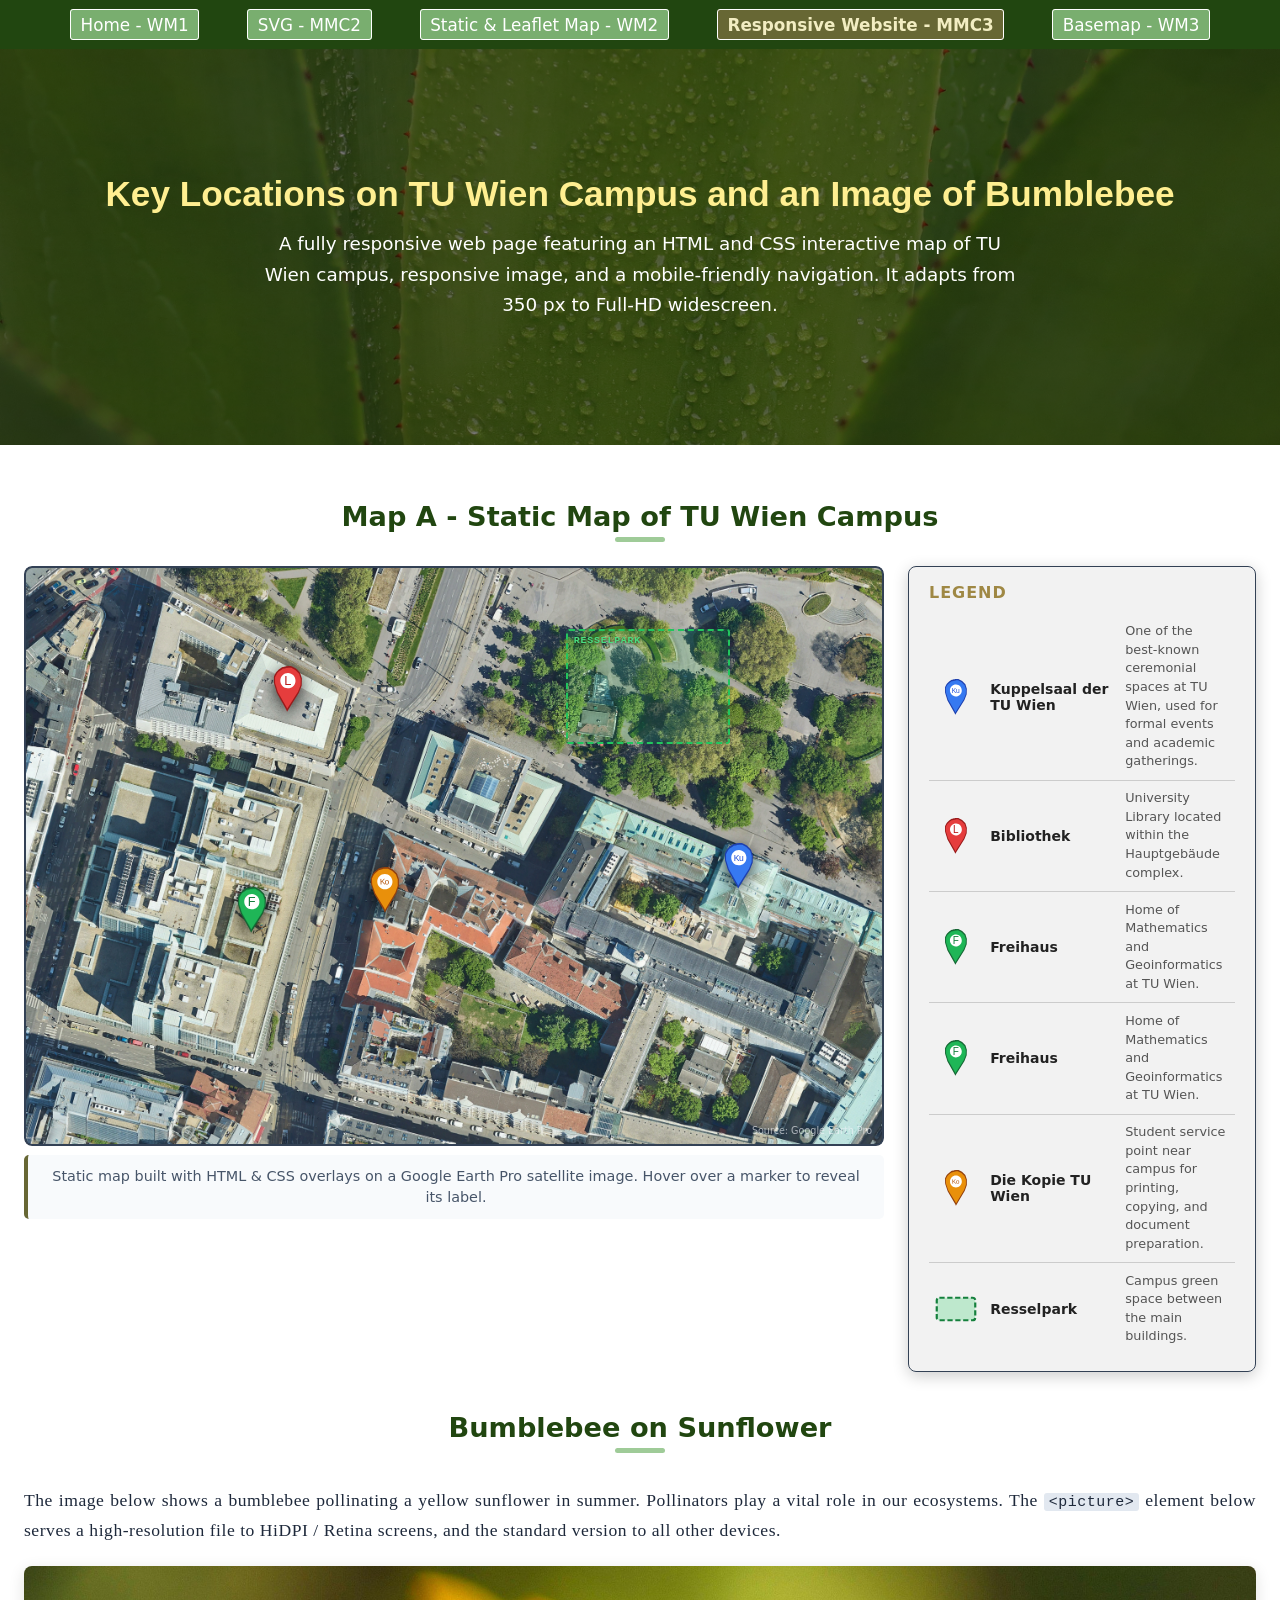
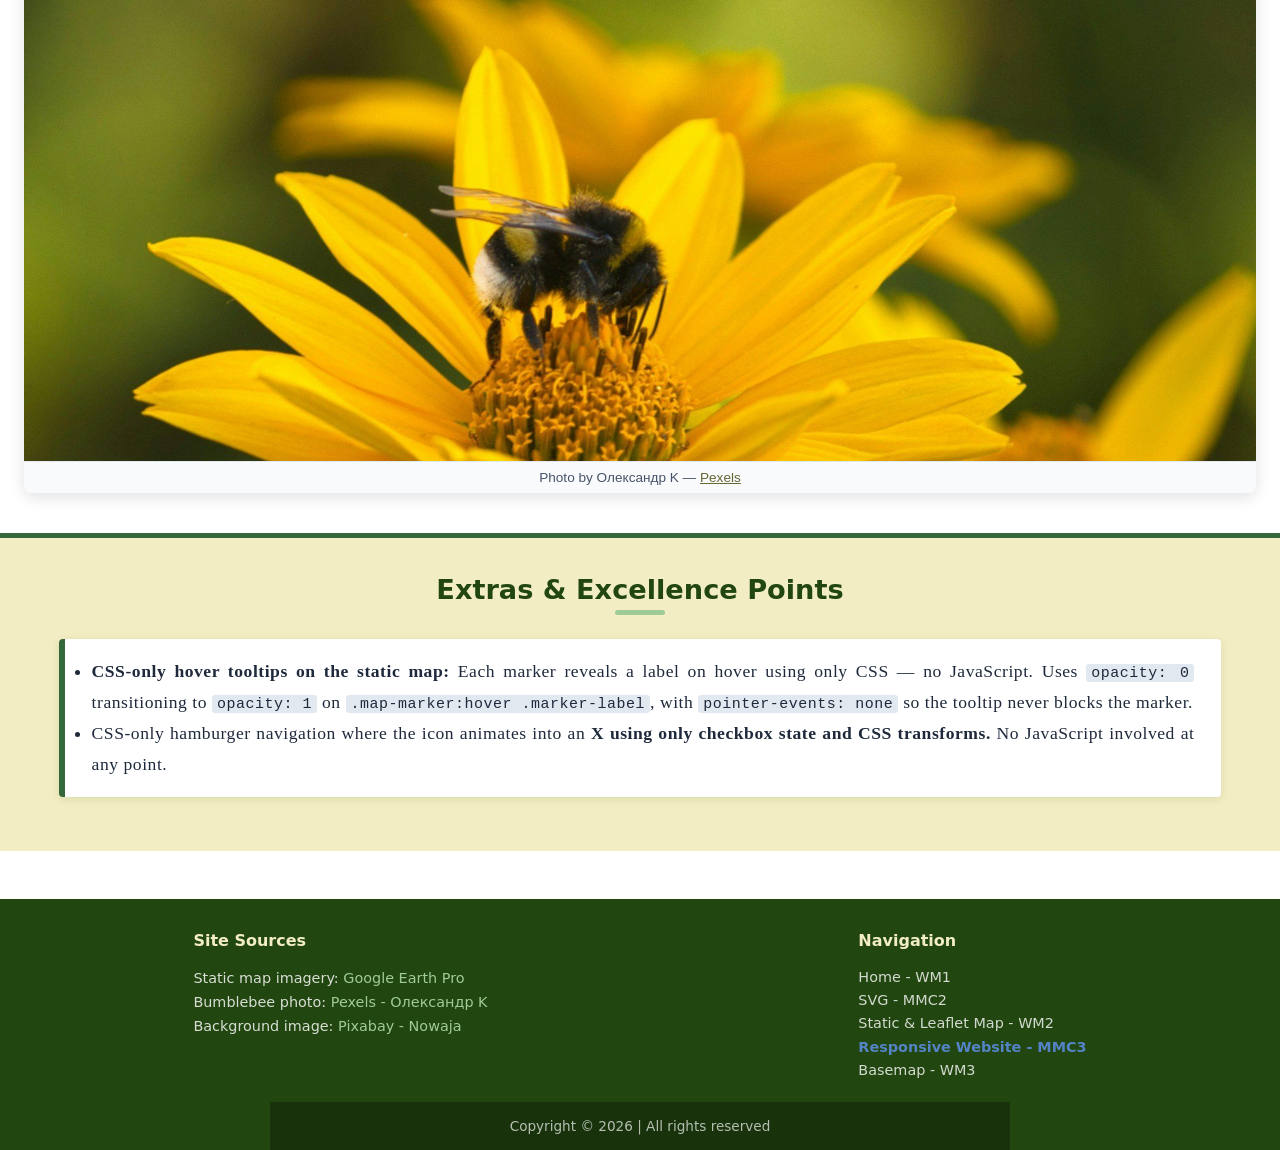
<file: projects/webmapping/mmc3.html>
<!DOCTYPE html>
<html lang="en">

<head>
    <meta charset="utf-8">
    <meta name="viewport" content="width=device-width, initial-scale=1.0">
    <title>Responsive Website</title>
    <link rel="stylesheet" href="./styles/style_mmc3.css">
</head>

<body>

    
    <header>
        <!-- Hidden checkbox powers the CSS-only toggle -->
        <input type="checkbox" id="nav-toggle" class="nav-toggle">

        <!-- Hamburger icon -->
        <label for="nav-toggle" class="nav-toggle-label" aria-label="Toggle navigation">
            <span></span>
            <span></span>
            <span></span>
        </label>

        <nav aria-label="Main navigation">
            <ul>
                <li><a href="index.html">Home - WM1</a></li>
                <li><a href="mmc2.html">SVG - MMC2</a></li>
                <li><a href="wm2.html">Static &amp; Leaflet Map - WM2</a></li>
                <li><a class="active" href="mmc3.html">Responsive Website - MMC3</a></li>
                <li><a href="wm3.html">Basemap - WM3</a></li>
            </ul>
        </nav>
    </header>


    <!--Hero Section-->
    <div class="site-info">
        <h1>Key Locations on TU Wien Campus and an Image of Bumblebee</h1>
        <p>
            A fully responsive web page featuring an HTML and CSS interactive map of TU Wien campus,
            responsive image, and a mobile-friendly navigation. It adapts from 350 px
            to Full-HD widescreen.
        </p>
    </div>


    
    <main>
        <div class="content-wrapper">
            <!--Map A: Static Map-->

            <h2>Map A - Static Map of TU Wien Campus</h2>
            <div class="rule"></div>

            <section class="static-map-layout" aria-label="Static map and legend">

                <!-- Map figure -->

                <figure class="static-map-figure">
                    <div class="static-map-scroll">
                        <div class="static-map-container">

                            <!-- Base satellite image -->
                            <img src="./images/tu_wien.jpg"
                                 alt="Google Earth satellite imagery of TU Wien campus"
                                 class="map-base-image">

                            <!-- Marker 1: Kuppelsaal Building-->
                            <div class="map-marker marker-freihaus">
                                <img src="./images/kupersal.svg"
                                     alt="Blue pin - Kuppelsaal der TU Wien"
                                     width="32" height="46">
                                <span class="marker-label">Kuppelsaal der TU Wien</span>
                            </div>

                            <!-- Marker 2: Bibliothek -->
                            <div class="map-marker marker-library">
                                <img src="./images/library.svg"
                                     alt="Red pin - Bibliothek"
                                     width="32" height="46">
                                <span class="marker-label">Bibliothek (Library)</span>
                            </div>

                            <!-- Marker 3: Freihaus -->
                            <div class="map-marker marker-hauptgebaeude">
                                <img src="./images/freihaus.svg"
                                     alt="Green pin - Freihaus"
                                     width="32" height="46">
                                <span class="marker-label">Technische Universität Wien Freihaus</span>
                            </div>

                            <!-- Marker 4: Die Kopie -->
                            <div class="map-marker marker-kopie">
                                <img src="./images/kopei.svg"
                                     alt="Amber pin - Die Kopie TU Wien"
                                     width="32" height="46">
                                <span class="marker-label">Die Kopie TU Wien</span>
                            </div>

                            <!-- Rectangular overlay, the Resselpark -->
                             <!--  map-overlay-area for styling -->
        
                            <div class="map-overlay-area area-resselpark">
                                <span class="map-area-label">Resselpark</span>
                            </div>

                            <div class="map-source-credit">Source: Google Earth Pro</div>

                        </div>
                    </div>

                    <figcaption>
                        Static map built with HTML &amp; CSS overlays on a Google Earth Pro
                        satellite image. Hover over a marker to reveal its label.
                    </figcaption>
                </figure>


                <!-- Legend panel -->
                <aside class="legend" role="complementary" aria-label="Map legend">
                    <h3>Legend</h3>
                    <table class="legend-table">
                        <tbody>
                            <tr>
                                <td class="legend-symbol">
                                    <img src="./images/kupersal.svg"
                                         alt="Blue pin symbol" width="22" height="32">
                                </td>
                                <td class="legend-name">Kuppelsaal der TU Wien</td>
                                <td class="legend-desc">
                                    One of the best-known ceremonial spaces at TU Wien, used for
                                    formal events and academic gatherings.
                                </td>
                            </tr>
                            <tr>
                                <td class="legend-symbol">
                                    <img src="./images/library.svg"
                                         alt="Red pin symbol" width="22" height="32">
                                </td>
                                <td class="legend-name">Bibliothek</td>
                                <td class="legend-desc">
                                    University Library located within the Hauptgebäude complex.
                                </td>
                            </tr>
                            <tr>
                                <td class="legend-symbol">
                                    <img src="./images/freihaus.svg"
                                         alt="Green pin symbol" width="22" height="32">
                                </td>
                                <td class="legend-name">Freihaus</td>
                                <td class="legend-desc">
                                    Home of Mathematics and Geoinformatics at TU Wien.
                                </td>
                            </tr>

                            <tr>
                                <td class="legend-symbol">
                                    <img src="./images/freihaus.svg"
                                         alt="Green pin symbol" width="22" height="32">
                                </td>
                                <td class="legend-name">Freihaus</td>
                                <td class="legend-desc">
                                    Home of Mathematics and Geoinformatics at TU Wien.
                                </td>
                            </tr>

                            
                            <tr>
                                <td class="legend-symbol">
                                    <img src="./images/kopei.svg"
                                         alt="Amber pin symbol" width="22" height="32">
                                </td>
                                <td class="legend-name">Die Kopie TU Wien</td>
                                <td class="legend-desc">
                                    Student service point near campus for printing, copying,
                                    and document preparation.
                                </td>
                            </tr>
                            <tr>
                                <td class="legend-symbol">
                                    <img src="./images/area_park.svg"
                                         alt="Dashed green rectangle symbol"
                                         width="40" height="25">
                                </td>
                                <td class="legend-name">Resselpark</td>
                                <td class="legend-desc">
                                    Campus green space between the main buildings.
                                </td>
                            </tr>
                        </tbody>
                    </table>
                </aside>

            </section>


            <!-- Bumblebee Photo-->
            <h2>Bumblebee on Sunflower</h2>
            <div class="rule"></div>

            <p class="details">
                The image below shows a bumblebee pollinating a yellow sunflower in summer. Pollinators play a vital role in our ecosystems. The <code>&lt;picture&gt;</code> element below serves a high-resolution file to HiDPI / Retina screens, and the standard version to all other devices.
            </p>

            <!-- Responsive image with <picture> + srcset
            • Default   (≤ 300 KB)
            • high-resolution (≤  1 MB ) -->

            <section class="photo-section">
                <figure class="photo-figure">
                    <picture>
                        <!--  HD image for high-resolution screens only -->
                        <source
                            srcset="./images/pexels-1609538911-28620055-hd.jpg"
                            media = "(min-resolution: 192dpi), (min-resolution: 2dppx)">
                    

                        <!-- Default version for standard screens -->
                        <img src="./images/pexels-1609538911-28620055-default.jpg"
                             alt="A bumblebee pollinating a bright yellow sunflower on a sunny summer day"
                             id="bee-photo"
                             loading="lazy">
                    </picture>
                    

                    <figcaption>
                        Photo by Олександр K —
                        <a href="https://www.pexels.com/photo/bumblebee-pollinating-yellow-flower-in-summer-28620055/"
                           target="_blank" rel="noopener noreferrer">Pexels</a>
                    </figcaption>
                </figure>
            </section>

            
          
        </div>
    </main>
  
     <!-- Excellence points -->
    <section class="highlights">
        <div class="content-wrapper">
            <h2>Extras &amp; Excellence Points</h2>
            <div class="rule"></div>
            <ul class="details">
                <li><strong>CSS-only hover tooltips on the static map:</strong> Each marker reveals a label on hover using only CSS — no JavaScript. Uses <code>opacity: 0</code> transitioning to <code>opacity: 1</code> on <code>.map-marker:hover .marker-label</code>, with <code>pointer-events: none</code> so the tooltip never blocks the marker.</li>
                <li>CSS-only hamburger navigation where the icon animates into an <strong>X using only checkbox state and CSS transforms.</strong> No JavaScript involved at any point.</li>
            </ul>
        </div>
    </section>

    <footer>
        <div class="content-wrapper footer-inner">
            <div class="footer-top">

                <div class="site-sources">
                    <h4>Site Sources</h4>

                    <cite>
                        Static map imagery:
                    <a href="https://earth.google.com/web/search/48%2e1989,+16%2e3699/@48.19892768,16.36868083,187.85246763a,554.44451916d,35y,0h,0t,0r/data=CiwiJgokCU0dMNa7GUhAEcuwc2I0GUhAGT6olzfFXzBAIWnrmUgjXTBAQgIIAToDCgEwQgIIAEoNCP___________wEQAA?hl=de">Google Earth Pro</a>
                    </cite>
                    <cite>
                        Bumblebee photo:
                        <a href="https://www.pexels.com/photo/bumblebee-pollinating-yellow-flower-in-summer-28620055/"
                           target="_blank" rel="noopener noreferrer">
                            Pexels - Олександр K
                        </a>
                    </cite>
                    <cite>
                        Background image:
                        <a href="https://pixabay.com/photos/aloe-green-dew-leaf-thorn-5390681/"
                           target="_blank" rel="noopener noreferrer">
                            Pixabay - Nowaja
                        </a>
                    </cite>
                </div>

                <div class="footer-nav">
                    <h4>Navigation</h4>
                    <a href="index.html">Home - WM1</a>
                    <a href="mmc2.html">SVG - MMC2</a>
                    <a href="wm2.html">Static &amp; Leaflet Map - WM2</a>
                    <a class="active" href="mmc3.html">Responsive Website - MMC3</a>
                    <a href="wm3.html">Basemap - WM3</a>
                </div>

            </div>

            <p class="copyright">Copyright &copy; 2026 | All rights reserved</p>
        </div>
    </footer>
</body>
</html>
</file>
<file: projects/webmapping/styles/style.css>
/* Global reset */
* {
    box-sizing: border-box;
}

/* default styling for the body */
body {
    margin:0;
    padding: 0;
    font-family: system-ui, sans-serif;
}

/* header background styling */

header {
    background-color: #214610f3;
    display: flex;       
    justify-content: center;
    align-items: center;
    height: auto;
    padding: 20px 0;
}

/* styling navigation */
nav ul {
    display: flex;
    flex-wrap: wrap;
    justify-content: center;
    align-items: center;
    gap: 50px;
    list-style: none;
    padding: 0;
}

/* styling the links, set hover and active state */
nav ul a {
    text-decoration: none;
    color: #fff;
    font-size: 18px;
    border: 1px solid #fff;
    padding: 5px 8px;
    background-color: #79AE6F;
}

nav ul a:hover {
    color: #F2EDC2;
    background-color: #9FCB98;
}

nav a.active {
    background-color: #346739;
    color: #F2EDC2;
    font-weight: bold;
} 

.site-info {
    display: flex;
    flex-direction: column;
    justify-content: center;
    align-items: center;
    height: 50vh;
    background: linear-gradient(rgba(0, 0,0, 0.5), rgba(0, 0, 0, 0.5)), url("../images/background-images/anemone.jpg");
    background-position: center;
    background-repeat: no-repeat;
    background-size: cover;
}

.site-info p {
    margin-left: 1em;
    margin-right: 1em;
    text-align: justify;
}

/* styling for the first heading - Feature extraction and Image processing */
h1 {
    margin: 0;
    font-size: 30px;
    font-family: Arima, Verdana, sans-serif;
    color: #FFEF91;
}

.site-info p {
    font-size:  20px;
    color: #fff;
}

/* about the map styling */
h2 {
    margin: 30px 0 0 10px;
    font-size: 28px;
    text-align: center;
    color: #214610f3;
}

.rule {
    width: 50px;
    height: 5px;
    background-color: #9FCB98;
    margin: 0 auto;
}

.details {
    padding: 0 20px;
    text-align: justify;
    font-size: 20px;
    font-family: 'Times New Roman', Times, serif;
    letter-spacing: 2px;
}

/* map and legend side by side */
.map-area {
    display: flex;
    justify-content: flex-start;
    gap: 5%;
    align-items: center;
     background-color: #79ae6fb0;
}


/* size of the map */
.map-figure {
    width: 70%;
}

#map {
    height: 80vh;
    display: block;
    width: 100%;
}

.map-figure figcaption {
    font-size: 16px;
    padding: 10px;
    text-align: center;
    font-family:Verdana, Geneva, Tahoma, sans-serif;
    font-weight: 800;
}

/* styling the legend */
.legend {
    background: white;
    color: black;
    padding: 1em;
    border: 1px solid #999;
    display: flex;
    flex-direction: column;
    justify-content: center;
    align-items: center;
}

.legend ul {
    list-style: none;
    margin: 0;
    padding: 0;
}

.legend ul li {
    padding: 10px 0;
    display: flex;
    gap: 5px;
}

.legend img {
    width: 22px;
    height: 22px;
}

.highlights {
    background-color: #f2edc2;
    padding: 20px 0;
    border-top: 5px solid #346739;
}

.highlights h2 {
    margin-top: 0;
}

.highlights .details {
    border-left: 6px solid #346739;
    background: #fff;
    padding: 1em 1.5em;
    margin: 1em 2em;
    border-radius: 4px;
    box-shadow: 0 2px 8px rgba(33,70,16,0.10);
}

/* styling footer */
footer {
    background-color: #214610f3;
    color: #fff;
}

.footer-top {
    display: flex;
    justify-content: space-around;
    align-items: center;
    margin-bottom: 20px;
}

h4 {
    color: #F2EDC2;
}

.site-sources, .footer-nav {
    display: flex;
    flex-direction: column;
    justify-content: center;
}

.site-sources cite, .footer-nav a {
    margin: 10px 0;
}

.footer-nav a {
    text-decoration: none;
    color: #fff;
}

.footer-nav a:hover {
    color: #dc3b229a;
}

.footer-nav a.active {
    color: #dc3b22;
}
.copyright {
    background-color: #214610ad;
    text-align: center;
    width: 60%;
    margin: 0 auto;
    padding: 20px 0;
}


/*  */
/*  */
/* MMC2 SVG MAP */

.svg-assignment {
    margin-top: 2rem;
}

.svg-map-figure {
    margin: 0;
    padding: 1rem;
    background: #ffffff;
    border: 1px solid #d8e2e8;
    border-radius: 18px;
    box-shadow: 0 12px 30px rgb(0 0 0 / 12%);
}

.svg-map-figure-original {
    margin: 0;
    padding: 1rem;
    background: #ffffff;
    border: 1px solid #d8e2e8;
    border-radius: 18px;
    box-shadow: 0 12px 30px rgb(0 0 0 / 12%);
}

.inline-svg-map {
    width: 100%;
    max-height: 75vh;
    height: auto;
    display: block;
    background: #79ae6fb0;
    border: 1px solid #d8e2e8;
    border-radius: 14px;
}

.inline-svg-map-original {
    width: 100%;
    max-height: 75vh;
    height: auto;
    display: block;
    background: #79ae6fb0;
    border: 1px solid #d8e2e8;
    border-radius: 14px;
}

.svg-map-figure figcaption {
    margin-top: 0.8rem;
    color: #4d5c66;
    font-size: 0.95rem;
    text-align: center;
}

/* Permanent CSS overrides */
.parks-layer {
    fill: #466dc9;
}

.settlement-layer {
    fill: #4f3c24;
}

.restaurant-layer path {
    fill: #c354cb;
}



/* Map hover effects */
.parks-layer:hover {
    fill: #6fdb88;
    stroke: #0d3a09;
    stroke-width: 0.25;
    cursor: pointer;
}

.streets-layer:hover {
    stroke: #000000;
    stroke-width: 1.15;
    cursor: pointer;
}

.settlement-layer:hover {
    fill: #d09a57;
    stroke: #472e04;
    stroke-width: 0.22;
    cursor: pointer;
}

.bus-stop-layer:hover {
    fill: #6aa6cf;
    stroke: #1b1919;
    stroke-width: 0.22;
    cursor: pointer;
}

.restaurant-layer:hover,
.shopping-mall-layer:hover {
    filter: brightness(1.08) saturate(1.2);
    cursor: pointer;
}

/* Legend styling */
.legend-item {
    transition: opacity 0.2s ease;
}

.legend-item text {
    transition: font-weight 0.2s ease, fill 0.2s ease;
}

.legend-item rect,
.legend-item circle,
.legend-item line {
    transition: stroke-width 0.2s ease, filter 0.2s ease;
}


.svg-maps{
    display: flex;
    flex-direction: row;
    gap: 1em;
    margin-bottom: 10px;
}


/* change svg rectangle */
.svg-bbox{
    fill: #0c0101;
}


.svg-legend:hover .legend-background {
    fill: #f7fbff;
    stroke: #008e93;
    stroke-width: 0.5;
}

.mmc2-highlights {
    border-left: 6px solid #008e93;
    background: #e9fbfc;
}

/* change the colour of the streets to wine */
.inline-svg-map .streets-layer {
    stroke: #e10822;
    cursor: pointer;
    transition: stroke 0.25s ease, stroke-width 0.25s ease;
}


/* WM2 Styling */
/* Static map and legend responsive layout  */
.static-map-layout {
    width: min(100% - 2rem, 1280px);
    margin: 2rem auto 3rem;
    display: grid;
    grid-template-columns: 1fr;  /* single column on small screens */
    gap: 1.5rem;
    align-items: start;
}

/* Figure keeps image and caption together */
.static-map-figure {
    margin: 0;
    min-width: 0;
}

/* map scroll allows the map area to behave safely on small screens */
.static-map-scroll {
    width: 100%;
    overflow-x: auto;
    overflow-y: hidden;
    border-radius: 8px;
}

/* Static map container*/
.static-map-container {
    width: 100%;
    max-width: 860px;
    aspect-ratio: 86 / 58;
    height: auto;
    position: relative;
    overflow: hidden;
    border: 2px solid #334155;
    border-radius: 8px;
    box-shadow: 0 8px 32px rgba(0, 0, 0, 0.55);
    background-color: #1a2234;
    flex-shrink: 0;
}

/* base image which is the tu_wien image from google earth pro*/
.map-base-image {
    position: absolute;
    inset: 0;
    width: 100%;
    height: 100%;
    object-fit: cover;
    object-position: center;
    display: block;
    z-index: 0;
}

/* static map figure caption*/
.static-map-figure figcaption {
    margin-top: 0.75rem;
    padding: 0.75rem 1rem;
    color: #475569;
    background: #f8fafc;
    border-left: 4px solid #346739;
    border-radius: 6px;
    font-size: 0.95rem;
    font-weight: 600;
    line-height: 1.5;
    text-align: center;
}

/* Map markers positioned % coordinates so they scale responsibly  */
.map-marker {
    position: absolute;
    width: 32px;
    height: 46px;
    transform: translateX(-50%);
    margin-top: -46px;         /* pin tip lands exactly on the coordinate   */
    cursor: default;
    transition: transform 0.15s ease, filter 0.15s ease;
    z-index: 10;
}

.map-marker img {
    display: block;
    width: 100%;
    height: 100%;
}

.map-marker:hover {
    transform: translateX(-50%) scale(1.25);
    filter: drop-shadow(0 4px 8px rgba(0, 0, 0, 0.7));
    z-index: 20;
}

/* Tooltip on hover */
.map-marker .marker-label {
    position: absolute;
    bottom: calc(100% + 6px);
    left: 50%;
    transform: translateX(-50%);
    white-space: nowrap;
    background: rgba(15, 23, 42, 0.92);
    color: #f1f5f9;
    font-family: system-ui, sans-serif;
    font-size: 0.72rem;
    padding: 4px 8px;
    border-radius: 4px;
    border: 1px solid #475569;
    opacity: 0;
    pointer-events: none;
    transition: opacity 0.2s ease;
}

.map-marker:hover .marker-label {
    opacity: 1;
}

/* markers positions (percentage-based so each can be scaled) */
.marker-hauptgebaeude {
    top: 63.41%;
    left: 26.42%;
}

.marker-library {
    top: 25.14%;
    left: 30.56%;
}

.marker-freihaus {
    top: 55.79%;
    left: 83.30%;
}

.marker-kopie {
    top: 60.03%;
    left: 41.98%;
}

.map-overlay-area {
    position: absolute;
    border: 2.5px dashed #22c55e;
    background: rgba(34, 197, 94, 0.15);
    border-radius: 3px;
    z-index: 5;
    pointer-events: none;
}

.area-resselpark {
    top: 10.72%;
    left: 63.05%;
    width: 19.19%;
    height: 19.83%;
}
.map-area-label {
    position: absolute;
    top: 4px;
    left: 6px;
    font-family: monospace;
    font-size: 0.62rem;
    font-weight: 600;
    color: #4ade80;
    letter-spacing: 0.08em;
    text-transform: uppercase;
    text-shadow: 0 1px 3px rgba(0, 0, 0, 0.8);
}
/*Source credit bottom-right*/
.map-source-credit {
    position: absolute;
    bottom: 8px;
    right: 10px;
    font-family: system-ui, sans-serif;
    font-size: 0.6rem;
    color: rgba(241, 245, 249, 0.65);
    z-index: 15;
}

.map-source-credit a {
    color: rgba(241, 245, 249, 0.65);
    text-decoration: underline;
}

/*Legend panel */
.static-map-layout .legend {
    width: 100%;
    max-width: none;
    display: block;
    align-self: start;
    position: sticky;
    top: 1rem;
    background: rgba(236, 236, 236, 0.96);
    border: 1px solid #334155;
    border-radius: 8px;
    padding: 1rem 1.25rem;
    backdrop-filter: blur(4px);
    box-shadow: 0 4px 16px rgba(0, 0, 0, 0.45);
}

.static-map-layout .legend h3 {
    font-size: 1rem;
    color: #9f8844;
    margin: 0 0 0.75rem;
    letter-spacing: 0.06em;
    text-transform: uppercase;
}

.legend-table {
    width: 100%;
    border-collapse: collapse;
}

.legend-table td {
    padding: 0.55rem 0.45rem;
    vertical-align: middle;
    font-size: 0.875rem;
    color: #374151;
    border-bottom: 1px solid #cbd5e1;
}

.legend-table tr:last-child td {
    border-bottom: none;
}

.legend-table .legend-symbol {
    width: 48px;
    text-align: center;
}

.legend-table .legend-symbol img {
    display: block;
    width: auto;
    height: auto;
    max-width: 42px;
    max-height: 36px;
    margin: 0 auto;
    object-fit: contain;
}

.legend-table .legend-name {
    width: 135px;
    font-weight: 700;
    color: #313131;
}

.legend-table .legend-desc {
    color: #555555;
    font-size: 0.8rem;
    line-height: 1.45;
}

/* Leaflet map container */
#leaflet-map {
    width: 100%;
    height: 80vh;
    min-height: 360px;
    border: 1px solid #334155;
    margin: 0 auto 2rem;
}

/* Leaflet custom popup shell */
.tu-custom-popup .leaflet-popup-content-wrapper {
    background: rgba(255, 255, 255, 1);
    color: #4f4f4f;
    border: 1px solid #334155;
    border-radius: 10px;
    box-shadow: 0 8px 32px rgba(0, 0, 0, 0.65);
    padding: 0;
    overflow: hidden;
}

.tu-custom-popup .leaflet-popup-tip {
    background: rgba(15, 23, 42, 0.97);
}

.tu-custom-popup .leaflet-popup-content {
    margin: 0;
    padding: 0;
    min-width: 260px;
}

.tu-custom-popup .leaflet-popup-close-button {
    color: #c40000 !important;
    font-size: 1.1rem !important;
    top: 10px !important;
    right: 12px !important;
}

.tu-custom-popup .leaflet-popup-close-button:hover {
    color: #f97e7e !important;
}

/*Popup card inner layout*/
.tu-popup-card {
    padding: 1rem 1.1rem 0.9rem;
}

/* Category label above the title */
.tu-popup-eyebrow {
    font-size: 0.68rem;
    font-weight: 700;
    letter-spacing: 0.1em;
    text-transform: uppercase;
    color: #346739;
    margin-bottom: 4px;
}

/* Place name */
.tu-popup-title {
    font-size: 1rem;
    font-weight: 700;
    color: #030027;
    margin: 0 0 0.5rem;
    line-height: 1.3;
    padding-right: 1.2rem; /* avoid overlap with close button */
}

/* Description text */
.tu-popup-description {
    font-size: 0.8rem;
    color: #25292e;
    line-height: 1.55;
    margin: 0 0 0.75rem;
}

/* Coordinate chips at the bottom */
.tu-popup-meta {
    display: flex;
    gap: 0.4rem;
    flex-wrap: wrap;
    border-top: 1px solid #1e293b;
    padding-top: 0.6rem;
    margin-top: 0.1rem;
}

.tu-popup-chip {
    background: #e1e1e1;
    color: #494949;
    font-family: monospace;
    font-size: 0.68rem;
    padding: 2px 7px;
    border-radius: 99px;
    border: 1px solid #334155;
    letter-spacing: 0.03em;
}

/*Leaflet tooltip*/
.leaflet-tooltip {
    background: rgba(15, 23, 42, 0.93) !important;
    color: #f1f5f9 !important;
    border: 1px solid #212121 !important;
    border-radius: 5px !important;
    font-size: 0.78rem !important;
    font-family: system-ui, sans-serif !important;
    padding: 4px 9px !important;
    box-shadow: 0 2px 8px rgba(0,0,0,0.5) !important;
}

.leaflet-tooltip-top::before {
    border-top-color: #334155 !important;
}

/* Resselpark permanent label tooltip*/
.park-label-tooltip {
    background: rgba(20, 83, 45, 0.85) !important;
    color: #86efac !important;
    border: 1px solid #22c55e !important;
    border-radius: 4px !important;
    font-size: 0.72rem !important;
    font-weight: 600 !important;
    letter-spacing: 0.06em !important;
    text-transform: uppercase !important;
    padding: 3px 7px !important;
    box-shadow: none !important;
}

.park-label-tooltip::before {
    display: none !important;
}

/* Tablet and up: map and legend side by side */
@media (min-width: 641px) {
    .static-map-container {
        max-width: 100%;
    }
}

/* Desktop: two-column grid */
@media (min-width: 1051px) {
    .static-map-layout {
        grid-template-columns: minmax(0, 860px) minmax(280px, 1fr);
    }

    .static-map-layout .legend {
        position: sticky;
        top: 1rem;
    }
}
</file>
<file: projects/webmapping/styles/style_mmc3.css>
/*    All brand colours live here for easy maintenance.   */
:root {
    --green-dark:    #214610;
    --green-mid:     #676734;
    --green-light:   #79AE6F;
    --green-pale:    #9FCB98;
    --cream:         #F2EDC2;
    --text-body:     #1e293b;
    --text-muted:    #475569;
    --bg-page:       #ffffff;
    --content-max:   1280px;    /* centred column max width  */
    --radius:        8px;
    --gap:           1.5rem;
    --shadow-map:    0 8px 32px rgba(0, 0, 0, 0.45);
}


/* Global reset */
*, *::before, *::after {
    box-sizing: border-box;
}

html {
    scroll-behavior: smooth;
}

body {
    margin: 0;
    padding: 0;
    font-family: system-ui, -apple-system, sans-serif;
    color: var(--text-body);
    background: var(--bg-page);
}

img {
    max-width: 100%;
    height: auto;
    display: block;
}

code {
    font-family: 'Courier New', Courier, monospace;
    background: #e2e8f0;
    padding: 1px 5px;
    border-radius: 3px;
    font-size: 0.85em;
}


/* Centred content wrapper */
.content-wrapper {
    width: min(100% - 2rem, var(--content-max));
    margin-inline: auto;
    padding-block: 1rem;
}


/* Header & navigation */
header {
    background-color: var(--green-dark);
    position: relative;
}

.nav-toggle {
    position: absolute;
    opacity: 0;
    width: 0;
    height: 0;
    pointer-events: none;
}

/* Hamburger icon — hidden on desktop, shown at mobile   */
.nav-toggle-label {
    display: none; 
    flex-direction: column;
    justify-content: center;
    gap: 5px;
    cursor: pointer;
    padding: 8px 9px;
    border: 1px solid rgba(255, 255, 255, 0.38);
    border-radius: 5px;
    position: absolute;
    right: 1rem;
    top: 50%;
    transform: translateY(-50%);
    z-index: 100;
}

/* Three lines of the burger icon */
.nav-toggle-label span {
    display: block;
    width: 22px;
    height: 3px;
    background: #fff;
    border-radius: 2px;
    transition: transform 0.28s ease, opacity 0.28s ease;
}

/* nav toggle icon rotation */
.nav-toggle:checked ~ .nav-toggle-label span:nth-child(1) {
    transform: translateY(8px) rotate(45deg);
}
.nav-toggle:checked ~ .nav-toggle-label span:nth-child(2) {
    opacity: 0;
    transform: scaleX(0);
}
.nav-toggle:checked ~ .nav-toggle-label span:nth-child(3) {
    transform: translateY(-8px) rotate(-45deg);
}

/* Desktop nav layout (default view) */
nav ul {
    display: flex;
    flex-wrap: wrap;
    justify-content: center;
    align-items: center;
    gap: 1.25rem 3rem;
    list-style: none;
    margin: 0;
    padding: 0.9rem 1rem;
}

nav ul a {
    text-decoration: none;
    color: #fff;
    font-size: 1rem;
    border: 1px solid #fff;
    padding: 0.3rem 0.6rem;
    background-color: var(--green-light);
    border-radius: 3px;
    transition: background 0.18s ease, color 0.18s ease;
    white-space: nowrap;
}

nav ul a:hover {
    color: var(--cream);
    background-color: var(--green-pale);
}

nav a.active {
    background-color: var(--green-mid);
    color: var(--cream);
    font-weight: 700;
}


/* Hero */
.site-info {
    display: flex;
    flex-direction: column;
    justify-content: center;
    align-items: center;
    min-height: 38vh;
    padding: 3rem 1.25rem;
    text-align: center;
    background:
        linear-gradient(rgba(0, 0, 0, 0.52), rgba(0, 0, 0, 0.52)),
        url("../images/background-images/anemone.jpg") center / cover no-repeat;
}

h1 {
    margin: 0 0 0.85rem;
    font-size: clamp(1.5rem, 4vw, 2.2rem);
    font-family: Arima, Verdana, sans-serif;
    color: #FFEF91;
    line-height: 1.2;
}

.site-info p {
    margin: 0;
    max-width: 65ch;
    font-size: clamp(0.95rem, 2vw, 1.15rem);
    color: #fff;
    line-height: 1.65;
}


/* Section headings */
h2 {
    margin: 2.5rem 0 0.3rem;
    font-size: clamp(1.2rem, 2.8vw, 1.7rem);
    text-align: center;
    color: var(--green-dark);
    font-family: system-ui, sans-serif;
}

/* Decorative underline bar beneath each h2 */
.rule {
    width: 50px;
    height: 5px;
    background-color: var(--green-pale);
    margin: 0 auto 1.5rem;
    border-radius: 3px;
}


/* Body */
.details {
    padding: 0.5rem 0;
    margin: 0 0 0.75rem;
    text-align: justify;
    font-size: clamp(0.95rem, 1.8vw, 1.1rem);
    font-family: 'Times New Roman', Times, serif;
    letter-spacing: 0.03em;
    line-height: 1.75;
    color: var(--text-body);
}


/* Static map layout
/*    Default (mobile): single column.
      BP 1 (tablet): single column, wider scroll area.
      BP 2 (desktop): side-by-side grid. */
.static-map-layout {
    display: grid;
    grid-template-columns: 1fr;   /* single column on mobile */
    gap: var(--gap);
    align-items: start;
    margin-bottom: 2.5rem;
}

.static-map-figure {
    margin: 0;
    min-width: 0;
}

/* Horizontal scroll wrapper — lets tiny screens pan the map
   without breaking the page layout */
.static-map-scroll {
    width: 100%;
    overflow-x: auto;
    overflow-y: hidden;
    -webkit-overflow-scrolling: touch;
    border-radius: var(--radius);
}


/* Static map positioned container*/
.static-map-container {
    position: relative;         /* anchors all absolute overlays  */
    width: 100%;
    max-width: 860px;
    aspect-ratio: 86 / 58;     /* matches tu_wien.jpg proportions */
    overflow: hidden;
    border: 2px solid #334155;
    border-radius: var(--radius);
    box-shadow: var(--shadow-map);
    background-color: #1a2234;
}

/* TU_Wien image positioning */
.map-base-image {
    position: absolute;
    inset: 0;
    width: 100%;
    height: 100%;
    object-fit: cover;
    object-position: center;
    display: block;
    z-index: 0;
}

/* Map figure caption */
.static-map-figure figcaption {
    margin-top: 0.6rem;
    padding: 0.65rem 0.9rem;
    color: var(--text-muted);
    background: #f8fafc;
    border-left: 4px solid var(--green-mid);
    border-radius: 5px;
    font-size: 0.9rem;
    line-height: 1.5;
    text-align: center;
}


/*  Map markers */
.map-marker {
    position: absolute;
    width: 32px;
    height: 46px;
    transform: translateX(-50%);
    margin-top: -46px;          /* pin tip lands exactly on its coordinate  */
    cursor: default;
    filter: drop-shadow(0 4px 8px rgba(0, 0, 0, 0.7));
    transition: transform 0.15s ease, filter 0.15s ease;
    z-index: 10;
}

.map-marker img {
    display: block;
    width: 100%;
    height: 100%;
}

.map-marker:hover {
    transform: translateX(-50%) scale(1.25);
    filter: drop-shadow(0 6px 12px rgba(0, 0, 0, 0.85));
    z-index: 20;
}

/* CSS-only tooltip */
.map-marker .marker-label {
    position: absolute;
    bottom: calc(100% + 6px);
    left: 50%;
    transform: translateX(-50%);
    white-space: nowrap;
    background: rgba(15, 23, 42, 0.92);
    color: #f1f5f9;
    font-family: system-ui, sans-serif;
    font-size: 0.72rem;
    padding: 4px 9px;
    border-radius: 4px;
    border: 1px solid #475569;
    opacity: 0;
    pointer-events: none;
    transition: opacity 0.2s ease;
    z-index: 30;
}

.map-marker:hover .marker-label {
    opacity: 1;
}

/* Individual marker positions — percentage-based so they scale
   with the container at any viewport width                     */
.marker-hauptgebaeude { top: 63.41%; left: 26.42%; }
.marker-library       { top: 25.14%; left: 30.56%; }
.marker-freihaus      { top: 55.79%; left: 83.30%; }
.marker-kopie         { top: 60.03%; left: 41.98%; }


/* Map overlay: rectangular area (Resselpark)  */
.map-overlay-area {
    position: absolute;
    border: 2.5px dashed #22c55e;
    background: rgba(34, 197, 94, 0.15);
    border-radius: 3px;
    z-index: 5;
    pointer-events: none;
}

.area-resselpark {
    top: 10.72%;
    left: 63.05%;
    width: 19.19%;
    height: 19.83%;
}

.map-area-label {
    position: absolute;
    top: 4px;
    left: 6px;
    font-family: monospace;
    font-size: 0.62rem;
    font-weight: 600;
    color: #4ade80;
    letter-spacing: 0.08em;
    text-transform: uppercase;
    text-shadow: 0 1px 3px rgba(0, 0, 0, 0.8);
}

/* Map source credit (bottom-right corner)  */
.map-source-credit {
    position: absolute;
    bottom: 8px;
    right: 10px;
    font-family: system-ui, sans-serif;
    font-size: 0.6rem;
    color: rgba(241, 245, 249, 0.65);
    z-index: 15;
}


/* Legend panel*/
.legend {
    background: rgba(242, 242, 242, 0.97);
    border: 1px solid #334155;
    border-radius: var(--radius);
    padding: 1rem 1.25rem;
    box-shadow: 0 4px 16px rgba(0, 0, 0, 0.2);
    align-self: start;
    
}

.legend h3 {
    font-size: 1rem;
    color: #9f8844;
    margin: 0 0 0.75rem;
    letter-spacing: 0.06em;
    text-transform: uppercase;
}

.legend-table {
    width: 100%;
    border-collapse: collapse;
}

.legend-table td {
    padding: 0.55rem 0.4rem;
    vertical-align: middle;
    font-size: 0.875rem;
    color: #333;
    border-bottom: 1px solid #ccc;
}

.legend-table tr:last-child td {
    border-bottom: none;
}

.legend-table .legend-symbol {
    width: 48px;
    text-align: center;
}

.legend-table .legend-symbol img {
    display: block;
    width: auto;
    height: auto;
    max-width: 42px;
    max-height: 36px;
    margin: 0 auto;
    object-fit: contain;
}

.legend-table .legend-name {
    width: 135px;
    font-weight: 700;
    color: #222;
}

.legend-table .legend-desc {
    color: #555;
    font-size: 0.8rem;
    line-height: 1.45;
}


/* Photo section */
.photo-section {
    margin-bottom: 1.5rem;
}

.photo-figure {
    margin: 0;
    border-radius: var(--radius);
    overflow: hidden;
    box-shadow: 0 4px 16px rgba(0, 0, 0, 0.12);
}

/* picture element and its img child both treated the same */
.photo-figure picture,
.photo-figure img {
    width: 100%;
    height: auto;
    display: block;
    max-height: 65vh;
    object-fit: cover;
}

.photo-figure figcaption {
    font-size: 0.85rem;
    padding: 0.5rem 0.85rem;
    text-align: center;
    font-family: Verdana, Geneva, Tahoma, sans-serif;
    color: var(--text-muted);
    background: #f8fafc;
    border-top: 1px solid #e2e8f0;
}

.photo-figure figcaption a {
    color: var(--green-mid);
    text-decoration: underline;
}


/* Excellence Points section  */
.excellence-section {
    margin: 2.5rem 0 1rem;
    padding: 1.6rem 1.75rem;
}

.excellence-section h2 {
    margin: 0 0 0.5rem;
    text-align: left;
    color: var(--green-mid);
    font-size: clamp(1.1rem, 2.4vw, 1.45rem);
}

/* To Override the default .rule centering inside this section */
.excellence-section + .rule,
.excellence-section .rule {
    margin-left: 0;
}

.excellence-intro {
    margin: 0 0 1rem;
    font-size: 0.95rem;
    color: #4a5568;
    line-height: 1.6;
}

.excellence-list {
    list-style: none;
    margin: 0;
    padding: 0;
    display: flex;
    flex-direction: column;
    gap: 0.8rem;
}

.excellence-list li {
    padding: 0.85rem 1rem;
    background: #fff;
    border-radius: 6px;
    border-left: 4px solid var(--green-pale);
    font-size: clamp(0.85rem, 1.6vw, 0.92rem);
    line-height: 1.6;
    color: #334155;
    box-shadow: 0 1px 4px rgba(0, 0, 0, 0.06);
}

/* Pill-style label for each excellence item */
.ex-tag {
    display: inline-block;
    background: var(--green-mid);
    color: #fff;
    font-size: 0.7rem;
    font-weight: 700;
    letter-spacing: 0.07em;
    text-transform: uppercase;
    padding: 2px 9px;
    border-radius: 99px;
    margin-bottom: 0.35rem;
    margin-right: 0.3rem;
    vertical-align: middle;
}


/* Highlightsor Excellence box*/
.highlights {
    background-color: #f2edc2;
    padding: 20px 0;
    border-top: 5px solid #346739;
}

.highlights h2 {
    margin-top: 0;
}

.highlights .details {
    border-left: 6px solid #346739;
    background: #fff;
    padding: 1em 1.5em;
    margin: 1em 2em;
    border-radius: 4px;
    box-shadow: 0 2px 8px rgba(33, 70, 16, 0.10);
}


/* Footer section */
footer {
    background-color: var(--green-dark);
    color: #fff;
    padding-top: 2rem;
    margin-top: 3rem;
}

.footer-inner {
    padding-block: 0;
}

.footer-top {
    display: flex;
    flex-wrap: wrap;
    justify-content: space-around;
    gap: 2rem;
    margin-bottom: 1.5rem;
}

h4 {
    color: var(--cream);
    margin: 0 0 0.75rem;
    font-size: 1rem;
}

.site-sources {
    display: flex;
    flex-direction: column;
    gap: 0.5rem;
}

.site-sources cite {
    font-style: normal;
    font-size: 0.9rem;
    color: rgba(255, 255, 255, 0.82);
}

.site-sources cite a {
    color: var(--green-pale);
    text-decoration: none;
}

.site-sources cite a:hover {
    color: var(--cream);
    text-decoration: underline;
}

.footer-nav {
    display: flex;
    flex-direction: column;
    gap: 0.45rem;
}

.footer-nav a {
    text-decoration: none;
    color: rgba(255, 255, 255, 0.8);
    font-size: 0.9rem;
    transition: color 0.18s ease;
}

.footer-nav a:hover {
    color: var(--green-pale);
}

.footer-nav a.active {
    color: rgb(84, 132, 198);
    font-weight: 700;
}

.copyright {
    background-color: rgba(0, 0, 0, 0.28);
    text-align: center;
    padding: 1rem;
    font-size: 0.85rem;
    color: rgba(255, 255, 255, 0.68);
    margin-top: 1rem;
}


/*
   RESPONSIVE BREAKPOINTS
   Breakpoint 1 (BP 1): min-width 641px,  tablet / landscape phone
   Breakpoint 2 (BP 2): min-width 1051px, desktop / widescreen*/
/* ── BREAKPOINT 1: Tablet (641 px and wider)*/

@media (min-width: 641px) {

    /* Slightly larger nav text for tablet */
    nav ul a {
        font-size: 1.05rem;
    }

    /* Wider content column */
    .content-wrapper {
        width: min(100% - 3rem, var(--content-max));
    }

    /* Hero taller on tablet */
    .site-info {
        min-height: 44vh;
    }

    /* Map fills more width */
    .static-map-container {
        max-width: 100%;
    }

    /* Legend description visible as table on tablet */
    .legend-table .legend-desc {
        display: table-cell;
    }

    /* Photo capped height */
    .photo-figure picture,
    .photo-figure img {
        max-height: 60vh;
    }

}  


/* BREAKPOINT 2: Desktop / wide (1051 px and wider) */
@media (min-width: 1051px) {

    /* Side-by-side grid: map left, legend right */
    .static-map-layout {
        grid-template-columns: minmax(0, 860px) minmax(280px, 1fr);
    }

    /* Sticky legend — stays visible while scrolling past a tall map */
    .legend {
        position: sticky;
        top: 1rem;
    }

    /* Cap photo height on large screens */
    .photo-figure picture,
    .photo-figure img {
        max-height: 55vh;
    }

    /* Excellence list as 2-column grid on very wide screens */
    .excellence-list {
        display: grid;
        grid-template-columns: 1fr 1fr;
        gap: 0.8rem;
    }

    /* Copyright bar narrowed on desktop (original design) */
    .copyright {
        width: 60%;
        margin: 1rem auto 0;
    }

}   


/* Mobile-only overrides (max-width query) */
/*    These apply only BELOW 641px (small phones / very narrow) */
@media (max-width: 640px) {

    /* Hamburger toggle  */
    /* Show hamburger button */
    .nav-toggle-label {
        display: flex;
    }

    /* Give header a minimum height so the burger has room */
    header {
        min-height: 54px;
    }

    /* Reset nav to stacked, hidden by default */
    nav {
        width: 100%;
        background-color: red;
    }

    nav ul {
        display: none;             /* hidden until checkbox checked */
        flex-direction: column;
        width: 100%;
        padding: 0.25rem 0;
        margin: 0;
        gap: 0;
    }

    nav ul li {
        width: 100%;
        border-top: 1px solid rgba(255, 255, 255, 0.12);
    }

    /* Full-width tap targets on mobile */
    nav ul a {
        display: block;
        width: 100%;
        text-align: left;
        border: none;
        border-radius: 0;
        background: transparent;
        padding: 0.85rem 1.25rem;
        font-size: 0.95rem;
    }

    /* CSS-only toggle: check the box  show nav */
    .nav-toggle:checked ~ nav ul {
        display: flex;
    }

    /*  Content */
    .content-wrapper {
        width: min(100% - 1rem, var(--content-max));
    }

    /* Reduce hero height on small screens */
    .site-info {
        min-height: 30vh;
        padding: 2rem 1rem;
    }

    /* Shrink markers slightly so they don't crowd on small maps */
    .map-marker {
        width: 26px;
        height: 38px;
        margin-top: -38px;
    }

    .map-source-credit {
        font-size: 0.52rem;
    }

    /* Legend: convert table to stacked block layout */
    /*    Removes horizontal scrolling inside the legend      */
    .legend-table,
    .legend-table tbody,
    .legend-table tr,
    .legend-table td {
        display: block;
        width: 100%;
    }

    .legend-table tr {
        padding: 0.7rem 0;
        border-bottom: 1px solid #ccc;
    }

    .legend-table tr:last-child {
        border-bottom: none;
    }

    .legend-table td {
        padding: 0.15rem 0;
        border-bottom: none;
    }

    .legend-table .legend-symbol {
        width: auto;
        text-align: left;
        margin-bottom: 0.2rem;
    }

    .legend-table .legend-symbol img {
        margin: 0;
    }

    .legend-table .legend-name {
        width: auto;
        font-size: 0.9rem;
        margin-bottom: 0.15rem;
    }

    .legend-table .legend-desc {
        font-size: 0.78rem;
    }

    /*  Photo*/
    .photo-figure picture,
    .photo-figure img {
        max-height: 52vw;
    }

    /* Excellence box */
    .excellence-section {
        padding: 1.1rem 1rem;
    }

    /* stack columns*/
    .footer-top {
        flex-direction: column;
        padding: 0 1rem;
        gap: 1.5rem;
    }

    .copyright {
        width: 100%;
    }

}


@media print {
    header,
    footer,
    .excellence-section,
    .nav-toggle-label {
        display: none !important;
    }

    body {
        font-size: 11pt;
        color: #000;
    }

    .site-info {
        min-height: auto;
        padding: 1rem;
        background: none !important;
        color: #000;
    }

    h1 { color: #000; font-size: 18pt; }
    h2 { color: #000; font-size: 14pt; }

    .content-wrapper {
        width: 100%;
        max-width: 100%;
    }

    .static-map-layout {
        grid-template-columns: 1fr;
    }

    .legend {
        position: static;
        border: 1px solid #999;
        box-shadow: none;
    }

    .photo-figure picture,
    .photo-figure img {
        max-height: none;
    }

    a {
        color: #000;
        text-decoration: underline;
    }

}
</file>
